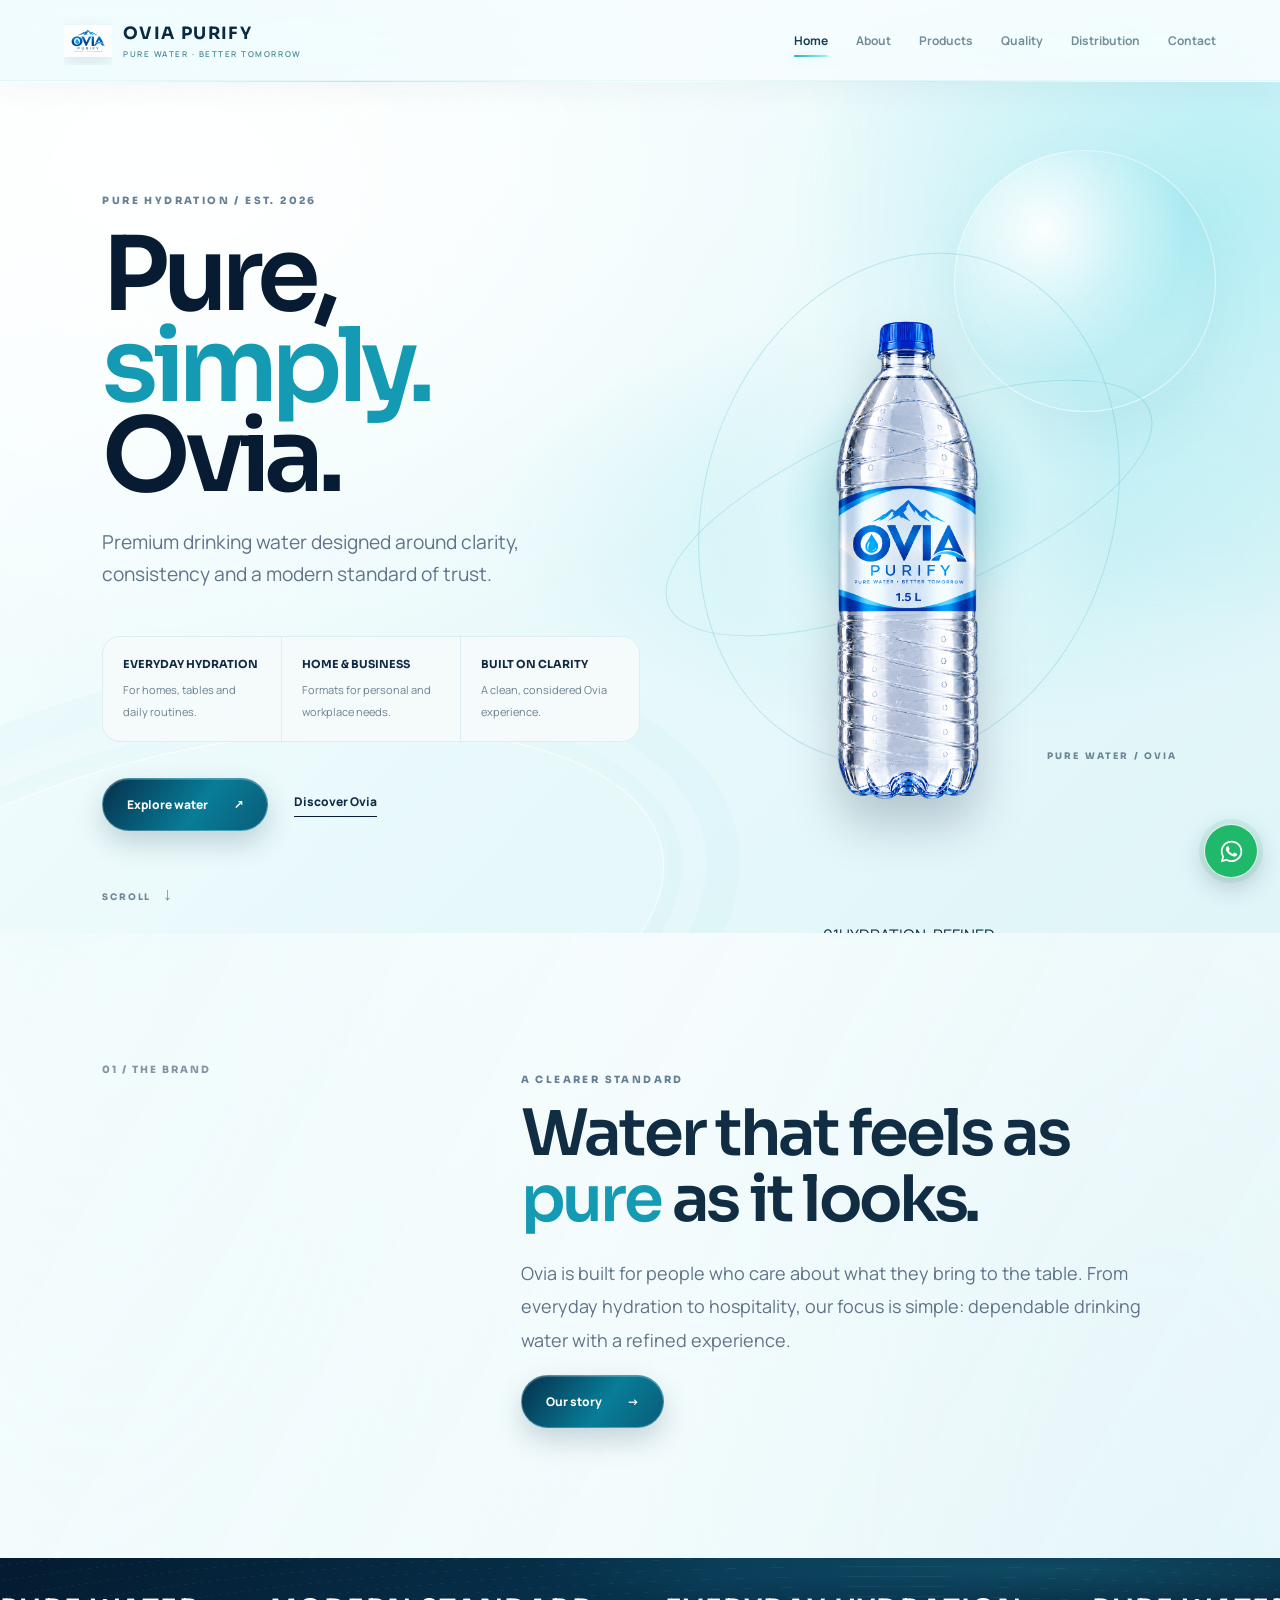
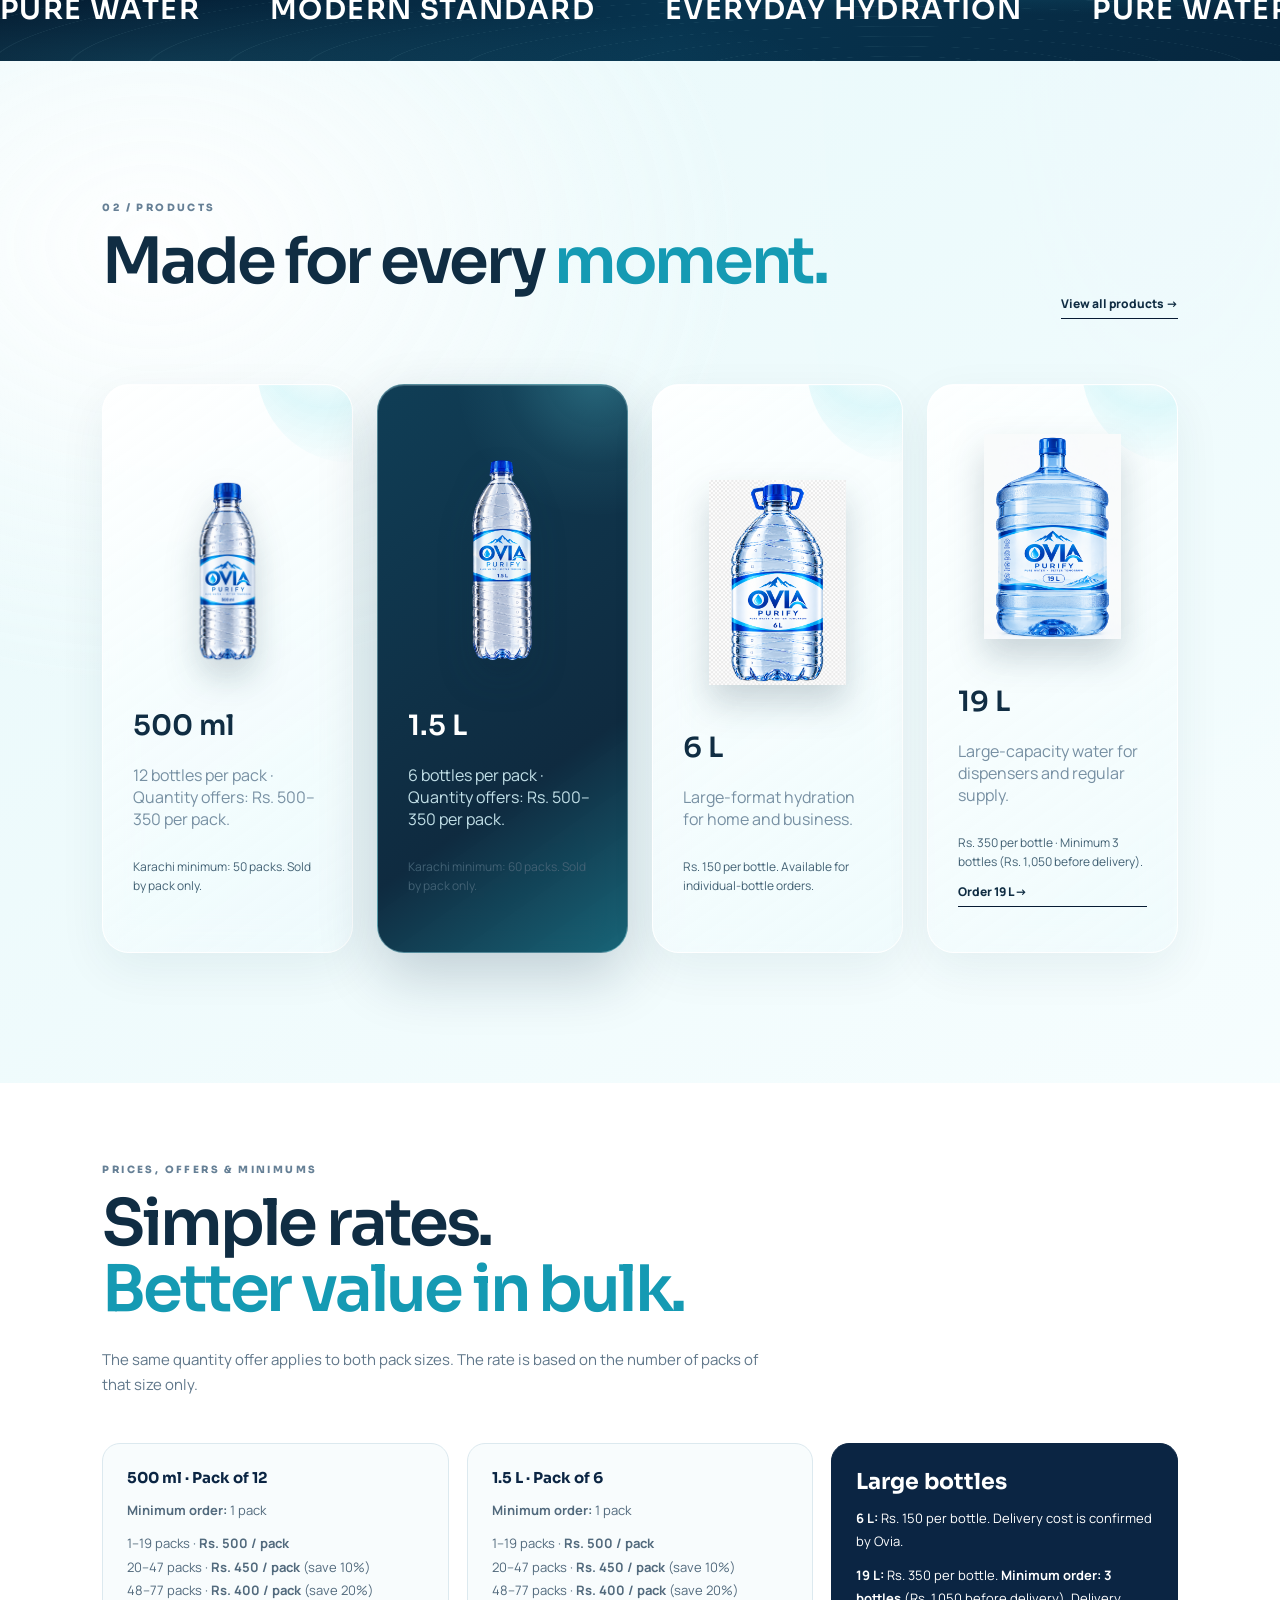
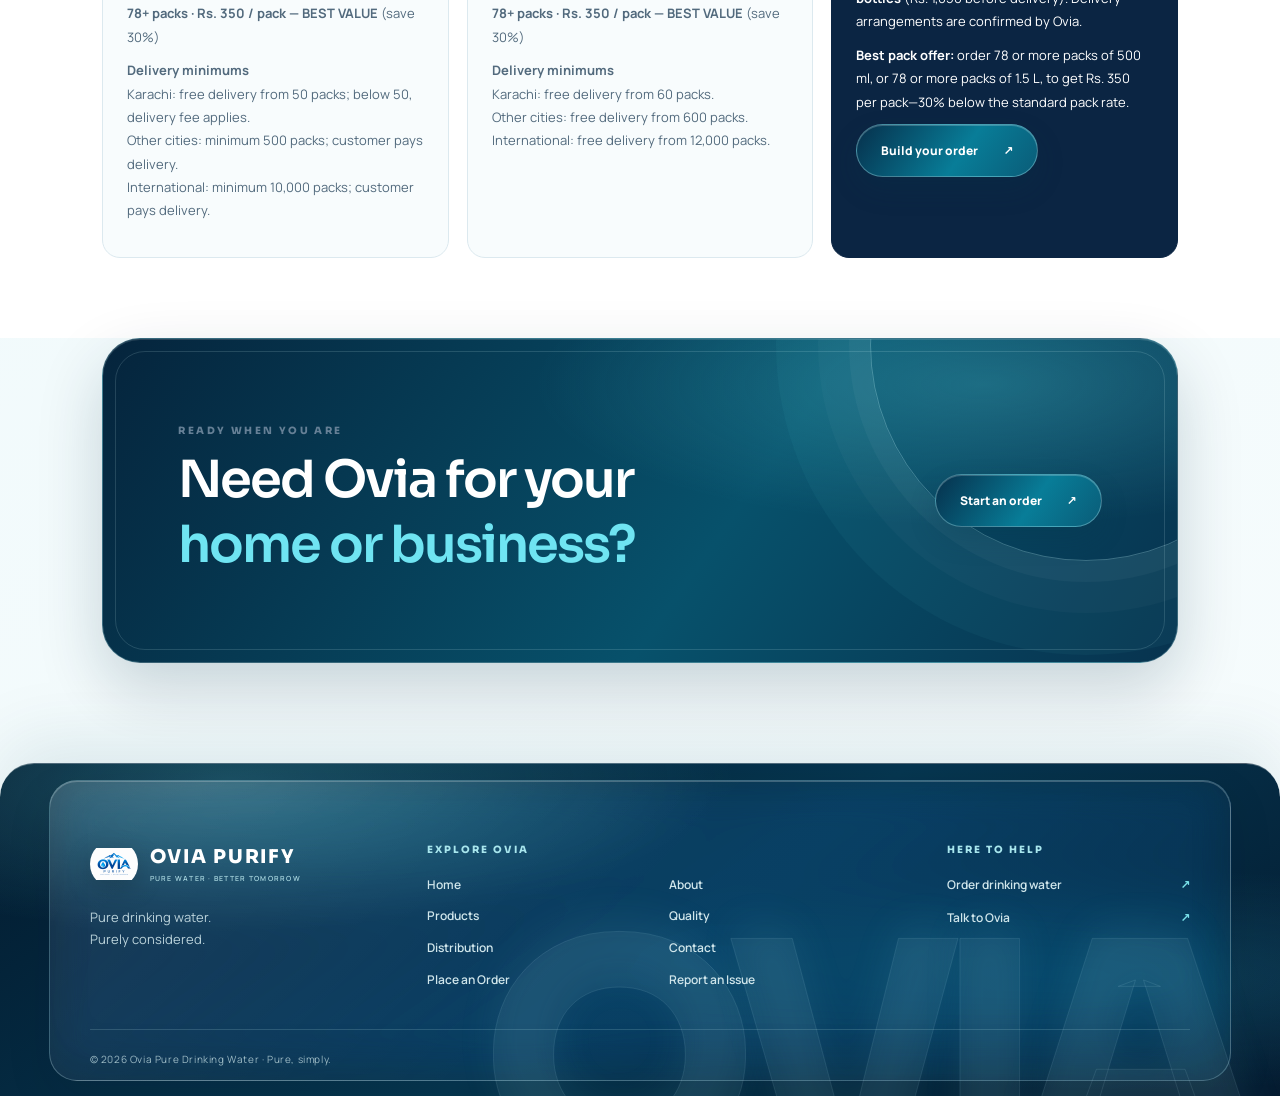
<file: index.html>
<!doctype html>
<html lang="en"><head><meta charset="utf-8"><meta name="viewport" content="width=device-width,initial-scale=1">
<title>Ovia Purify — Pure Water, Better Tomorrow</title>
<link rel="canonical" href="https://ovia-pure-drinking-water.github.io/oviapurelife.com/"><meta name="description" content="Ovia Pure Drinking Water — clean hydration for homes, businesses and distribution partners.">
<link rel="preconnect" href="https://fonts.googleapis.com"><link href="https://fonts.googleapis.com/css2?family=Manrope:wght@400;500;600;700;800&family=Sora:wght@500;600;700&display=swap" rel="stylesheet">
<link rel="icon" type="image/png" href="ovia-logo.png?v=20261027"><link rel="stylesheet" href="styles.css?v=ovia-headerlogo3"><style id="home-page-recovery">/* Home-page safety: content must remain visible even if an animation script fails. */.reveal{opacity:1!important;transform:none!important}.hero-copy{animation:homeCopyIn .9s .1s both}.hero-bottle-wrap{animation:homeBottleIn 1.15s .18s both}.hero-water{pointer-events:none}.hero-bottle-wrap{isolation:isolate}.hero-bottle-wrap:after{content:"PURE WATER / OVIA";position:absolute;bottom:9%;right:0;color:#6b8798;font:800 9px Sora;letter-spacing:.24em}.hero-bottle-wrap .bottle{z-index:2}.hero-bottle-wrap .bottle-body{background:linear-gradient(100deg,rgba(255,255,255,.97),rgba(165,233,241,.8) 38%,rgba(255,255,255,.98) 75%);box-shadow:inset 9px 0 18px #ffffff99,inset -10px 0 20px #379fb41f,0 0 0 1px #7dcbd333}
.hero-bottle-wrap{perspective:1000px}
.hero-bottle-wrap .bottle{transform-origin:50% 85%;animation:oviaBottleFloat 5.8s ease-in-out infinite,oviaBottleReveal 1.2s .18s both;filter:drop-shadow(0 28px 22px rgba(7,26,48,.15))}
.hero-bottle-wrap .bottle-body{position:relative;overflow:hidden}
.hero-bottle-wrap .bottle-body:after{content:"";position:absolute;inset:-20% auto -20% -65%;width:36%;transform:skewX(-14deg);background:linear-gradient(90deg,transparent,rgba(255,255,255,.72),transparent);animation:oviaBottleShine 6.5s ease-in-out infinite;pointer-events:none}
.hero-bottle-wrap .bottle-label{background:linear-gradient(145deg,#081a2d,#102e4a 65%,#050e19);border:1px solid rgba(255,255,255,.48);color:#fff;transform:translateZ(2px)}
.hero-bottle-wrap .bottle-label .label-brand b{color:#fff}
.hero-bottle-wrap .bottle-label small{color:#d8eef5;letter-spacing:.16em}
.hero-bottle-wrap .cap{box-shadow:inset 0 3px 3px #ffffff44,0 5px 9px #071b3326}
@keyframes oviaBottleFloat{0%,100%{translate:0 0;rotate:-1deg}50%{translate:0 -10px;rotate:1deg}}
@keyframes oviaBottleReveal{from{opacity:0;transform:translateY(24px) scale(.96)}to{opacity:1;transform:translateY(0) scale(1)}}
@keyframes oviaBottleShine{0%,22%{left:-65%;opacity:0}35%{opacity:.8}60%,100%{left:135%;opacity:0}}
@media(prefers-reduced-motion:reduce){.hero-bottle-wrap .bottle,.hero-bottle-wrap .bottle-body:after{animation:none!important}}.hero-bottle-wrap .bottle-label{box-shadow:0 12px 28px #071b3310}.hero-bottle-wrap .halo{z-index:-1}.hero-bottle-wrap .hero-orbit{pointer-events:none}.hero-copy .lead{max-width:510px}.hero h1{max-width:720px}.hero h1 em{display:inline-block}.product-card{position:relative;overflow:hidden}.product-card:before{content:"";position:absolute;top:22px;right:22px;width:100px;height:100px;border-radius:50%;background:radial-gradient(circle,#6fe4f244,transparent 70%)}.product-card .mini-bottle{margin-bottom:auto;align-self:center;filter:drop-shadow(8px 18px 14px #071b3317)}.product-card .mini-bottle .bottle-body{min-height:0}.home-proof{display:grid;grid-template-columns:repeat(3,1fr);gap:1px;margin-top:45px;background:#dceef1;border:1px solid #dceef1;border-radius:18px;overflow:hidden}.home-proof div{padding:20px;background:#ffffffb8}.home-proof b{display:block;font:700 11px Sora;color:#102a43;margin-bottom:6px}.home-proof span{font-size:11px;color:#6b8191;line-height:1.5}@keyframes homeCopyIn{from{opacity:0;transform:translateY(22px)}to{opacity:1;transform:none}}@keyframes homeBottleIn{from{opacity:0;transform:translateY(24px) scale(.97)}to{opacity:1;transform:none}}@media(max-width:680px){.hero-bottle-wrap:after{bottom:3%;right:4%}.home-proof{grid-template-columns:1fr}.home-proof div{padding:14px 17px}.hero-bottle-wrap{height:390px!important}.hero h1{font-size:clamp(52px,15vw,70px)}}@media(prefers-reduced-motion:reduce){.hero-copy,.hero-bottle-wrap{animation:none!important}.bottle,.halo,.hero-orbit,.hero-water{animation:none!important}}
/* Home-only identity and footer refinement */
.brand{gap:11px;text-decoration:none}.brand-mark{width:48px;height:48px;flex:0 0 48px;border:0;border-radius:0;display:block;color:#0b2543}.brand-mark img{display:block;width:100%;height:100%;object-fit:contain}.brand-word{font:700 17px Sora,sans-serif;letter-spacing:.08em;color:#0b2543;white-space:nowrap}.brand-word small{font:600 8px Manrope,sans-serif;letter-spacing:.19em;color:#526a7d;opacity:1}
.home-footer{grid-template-columns:minmax(200px,1fr) minmax(300px,1.6fr) minmax(150px,.8fr);gap:42px 55px;padding:64px clamp(24px,7vw,100px) 28px}.home-footer .footer-brand{min-width:0}.home-footer .footer-logo{display:inline-flex;align-items:center;gap:12px;color:#fff;text-decoration:none}.home-footer .footer-logo-image{width:42px;height:42px;flex:0 0 42px;object-fit:contain;border-radius:50%}.home-footer .footer-logo span{font:700 18px Sora,sans-serif;letter-spacing:.08em;white-space:nowrap}.home-footer .footer-logo small{display:block;margin-top:5px;color:#a7bfce;font:600 7px Manrope,sans-serif;letter-spacing:.18em}.home-footer .footer-brand p{font-size:13px;color:#a9bdc9}.home-footer .footer-navigation>strong,.home-footer .footer-contact>strong{display:block;margin:3px 0 20px;color:#f6fbff;font:700 10px Sora,sans-serif;letter-spacing:.18em}.home-footer .footer-links{display:grid;grid-template-columns:repeat(2,minmax(95px,1fr));gap:13px 24px;align-items:start}.home-footer .footer-links a,.home-footer .footer-contact>a{color:#b9cbd5;font-size:12px;line-height:1.5;text-decoration:none;transition:color .2s}.home-footer .footer-links a:hover,.home-footer .footer-contact>a:hover{color:#55d7ee}.home-footer .footer-contact>a{display:flex;justify-content:space-between;gap:18px;margin:0 0 15px}.home-footer .footer-contact>a span{color:#55d7ee}.home-footer>small{padding-top:22px;border-top:1px solid #ffffff18;color:#91a8b8;font-size:10px;letter-spacing:.02em}
@media(max-width:900px){.home-footer{grid-template-columns:1fr 1.4fr;gap:36px}.home-footer .footer-contact{grid-column:1/-1}.home-footer .footer-contact>a{max-width:320px}}
@media(max-width:680px){.brand{gap:8px}.brand-mark{width:40px;height:40px;flex-basis:40px}.brand-word{font-size:16px}.brand-word small{font-size:7px}.home-footer{grid-template-columns:1fr;padding:48px 7vw 24px;gap:30px}.home-footer .footer-contact{grid-column:auto}.home-footer .footer-links{grid-template-columns:repeat(2,minmax(0,1fr));gap:14px 20px}.home-footer>small{grid-column:auto;line-height:1.7}.home-footer .footer-navigation>strong,.home-footer .footer-contact>strong{margin-bottom:15px}}

/* Tiny, home-only bottle-label refinement: wave mark beside OVIA, and a little more mobile caption clearance. */
.bottle-label .label-brand{display:flex;align-items:center;justify-content:center;gap:8px;line-height:1}.bottle-label .label-brand img{width:27px;height:27px;flex:0 0 27px;color:#0b2543}.bottle-label .label-brand b{font:700 20px Sora;letter-spacing:.1em;color:var(--navy)}.mini-bottle .bottle-label .label-brand{gap:2px}.mini-bottle .bottle-label .label-brand img{width:9px;height:9px;flex-basis:9px}.mini-bottle .bottle-label .label-brand b{font-size:8px;letter-spacing:.07em}
@media(max-width:680px){.hero-caption{transform:translateY(14px)}}
/* Home-only ordering details and 6 L format */
.b6{width:125px;height:190px}.product-order-note{font-size:12px!important;line-height:1.55!important;color:#426174!important}.home-order-info{background:#fff;padding-top:70px;padding-bottom:80px}.home-order-info .section-head{margin-bottom:30px}.home-order-grid{display:grid;grid-template-columns:repeat(3,minmax(0,1fr));gap:18px}.home-order-grid article{padding:24px;border:1px solid #dce9ef;border-radius:18px;background:#f8fcfd}.home-order-grid h3{font:700 15px Sora,sans-serif;color:#0b2543;margin:0 0 12px}.home-order-grid p{font-size:13px;line-height:1.75;color:#526a7d;margin:0 0 10px}.home-order-grid .home-saving{background:#0b2543;border-color:#0b2543}.home-order-grid .home-saving h3,.home-order-grid .home-saving p{color:#fff}.home-order-grid .home-saving h3{font-size:22px}.home-order-grid strong{color:inherit}@media(max-width:760px){.home-order-grid{grid-template-columns:1fr}.home-order-grid article{padding:20px}}

/* Mobile menu reliability: keep the open panel above page artwork and easy to tap. */
@media(max-width:680px){.site-header{isolation:isolate}.site-header .menu-btn{display:block;position:relative;z-index:103;padding:10px;touch-action:manipulation}.site-header .nav{z-index:102;max-height:calc(100dvh - 70px);overflow-y:auto;pointer-events:none}.site-header .nav.open{display:flex;pointer-events:auto}}
@media(max-width:680px){.site-header .menu-btn{display:block!important;position:relative;z-index:10000;padding:10px;touch-action:manipulation}.site-header .nav.open{display:flex!important;pointer-events:auto!important}} .cta-panel:after{z-index:0;pointer-events:none}.cta-panel>*{position:relative;z-index:1}.cta-panel .btn{pointer-events:auto;cursor:pointer;touch-action:manipulation}
</style><style id="ovia-real-product-bottles">.hero-bottle-wrap{overflow:visible}.hero-bottle-wrap .hero-product-image{position:relative;z-index:2;display:block;width:auto;height:min(490px,76%);max-width:90%;object-fit:contain;filter:drop-shadow(0 28px 24px rgba(7,26,48,.22));animation:oviaRealBottleFloat 5.8s ease-in-out infinite;transform-origin:50% 85%}.product-card .product-bottle-image{position:relative;z-index:1;display:block;object-fit:contain;width:auto;max-width:78%;height:205px;margin:4px auto 20px;filter:drop-shadow(0 14px 14px rgba(7,26,48,.17));transition:transform .45s cubic-bezier(.16,1,.3,1)}.product-card:hover .product-bottle-image{transform:translateY(-5px) scale(1.025)}.product-card .product-bottle-500{height:185px}.product-card .product-bottle-1500{height:205px}.product-card .product-bottle-6l{height:205px;max-width:90%}@keyframes oviaRealBottleFloat{0%,100%{transform:translateY(0) rotate(-1deg)}50%{transform:translateY(-11px) rotate(1deg)}}@media(max-width:680px){.hero-bottle-wrap{height:420px!important}.hero-bottle-wrap .hero-product-image{height:min(360px,82%);max-width:82%}.product-card .product-bottle-image{height:190px}.product-card .product-bottle-500{height:170px}}@media(prefers-reduced-motion:reduce){.hero-bottle-wrap .hero-product-image{animation:none!important}}</style><style id="ovia-home-19l-card">.product-grid{grid-template-columns:repeat(4,minmax(0,1fr))}.product-bottle-19l{height:205px;max-width:90%;object-fit:contain;margin:4px auto 20px;filter:drop-shadow(8px 18px 14px #071b3317)}@media(max-width:1100px){.product-grid{grid-template-columns:repeat(2,minmax(0,1fr))}}@media(max-width:680px){.product-grid{grid-template-columns:1fr}.product-bottle-19l{height:205px}}</style><style id="ovia-clear-pricing">.home-order-info .section-lead{max-width:680px;color:#60778a;font-size:15px;line-height:1.7;margin-top:14px}.home-order-grid article p{line-height:1.8}.home-order-grid article p strong{color:inherit}</style><meta name="google-site-verification" content="aKRSwbEgvCr6AUzKDQ2gLIX44dQLyqzpMbPQa9m7_fk"><link rel="stylesheet" href="liquid.css?v=20261107-2">

<style id="ovia-cinematic-water-arrival">
/* Homepage-only: transparent water makes one short orbit around the bottle,
   then disappears completely. Original bottle entrance and resting float remain. */
.hero-bottle-wrap{isolation:isolate;perspective:1100px}
.hero-bottle-wrap>.halo{z-index:0}
.hero-bottle-wrap>.hero-orbit{z-index:2}
.hero-bottle-wrap>.hero-caption{z-index:6}

.ovia-water-orbit{
  position:absolute;
  z-index:3;
  pointer-events:none;
  left:-15%;
  right:-15%;
  top:27%;
  height:48%;
  opacity:0;
  transform-origin:50% 50%;
  filter:drop-shadow(0 5px 8px rgba(26,157,183,.13));
  animation:oviaWaterWrapAndVanish 3.25s cubic-bezier(.16,.84,.22,1) .06s both;
  will-change:transform,opacity;
}
.ovia-water-orbit svg{display:block;width:100%;height:100%;overflow:visible}
.ovia-wrap-ribbon{
  stroke-dasharray:520 180;
  stroke-dashoffset:720;
  animation:oviaWrapCurrent 2.9s cubic-bezier(.22,.62,.36,1) .12s both;
}
.ovia-wrap-ribbon.ribbon-b{
  stroke-dasharray:260 190;
  stroke-dashoffset:450;
  animation-delay:.18s;
}
.ovia-wrap-ribbon.ribbon-c{
  stroke-dasharray:210 210;
  stroke-dashoffset:420;
  animation-delay:.22s;
}
.ovia-wrap-drop{
  opacity:0;
  transform-box:fill-box;
  transform-origin:center;
  animation:oviaSideDroplet 1.1s cubic-bezier(.16,1,.3,1) .55s both;
}
.ovia-wrap-drop.drop-b{animation-delay:.78s}
.ovia-wrap-drop.drop-c{animation-delay:.68s}

.ovia-water-orbit-front{
  position:absolute;z-index:5;pointer-events:none;
  left:-15%;right:-15%;top:27%;height:48%;
  opacity:0;filter:drop-shadow(0 4px 7px rgba(25,157,183,.15));
  animation:oviaWaterWrapAndVanish 3.25s cubic-bezier(.16,.84,.22,1) .06s both;
}
.ovia-water-orbit-front svg{display:block;width:100%;height:100%;overflow:visible}
.ovia-front-ribbon{stroke-dasharray:260 120;stroke-dashoffset:390;animation:oviaWrapCurrent 2.8s cubic-bezier(.22,.62,.36,1) .15s both}
.ovia-front-ribbon.front-right-top{animation-delay:.2s}
.ovia-front-ribbon.front-right-bottom{animation-delay:.24s}
.ovia-front-ribbon.front-glint{stroke-dasharray:150 140;stroke-dashoffset:290;animation-delay:.18s}


.hero-bottle-wrap .hero-product-image{
  z-index:4;
  transform-origin:50% 82%;
  backface-visibility:hidden;
  animation:
    oviaBottleArrival 2.55s cubic-bezier(.16,1,.3,1) .22s both,
    oviaBottleSettledFloat 5.8s ease-in-out 2.77s infinite;
  will-change:transform,opacity,filter;
}
@keyframes oviaWaterWrapAndVanish{
  0%{opacity:0;transform:scale(.52) rotate(-12deg)}
  17%{opacity:.96;transform:scale(.96) rotate(-4deg)}
  48%{opacity:.92;transform:scale(1) rotate(5deg)}
  72%{opacity:.72;transform:scale(1.04) rotate(10deg)}
  100%{opacity:0;transform:scale(1.10) rotate(15deg)}
}
@keyframes oviaWrapCurrent{to{stroke-dashoffset:-300}}
@keyframes oviaSideDroplet{
  0%{opacity:0;transform:scale(.1) translateY(8px)}
  38%{opacity:.9;transform:scale(1) translateY(-3px)}
  100%{opacity:0;transform:scale(.3) translateY(9px)}
}
@keyframes oviaBottleArrival{
  0%{opacity:0;transform:translate3d(0,145px,-360px) scale(.13) rotate(-13deg);filter:blur(9px) drop-shadow(0 6px 8px rgba(7,40,58,0))}
  34%{opacity:.64;transform:translate3d(0,72px,-160px) scale(.48) rotate(5deg);filter:blur(3px) drop-shadow(0 15px 16px rgba(7,40,58,.10))}
  68%{opacity:1;transform:translate3d(0,-10px,24px) scale(1.045) rotate(-1deg);filter:blur(0) drop-shadow(0 30px 27px rgba(7,26,48,.22))}
  84%{opacity:1;transform:translate3d(0,3px,0) scale(.99) rotate(.3deg);filter:blur(0) drop-shadow(0 28px 24px rgba(7,26,48,.22))}
  100%{opacity:1;transform:translate3d(0,0,0) scale(1) rotate(0);filter:blur(0) drop-shadow(0 28px 24px rgba(7,26,48,.22))}
}
@keyframes oviaBottleSettledFloat{
  0%,100%{transform:translate3d(0,0,0) rotate(-.6deg)}
  50%{transform:translate3d(0,-11px,0) rotate(.7deg)}
}
@media(max-width:680px){
  .ovia-water-orbit,.ovia-water-orbit-front{left:-24%;right:-24%;top:29%;height:44%}
  .hero-bottle-wrap .hero-product-image{animation-duration:2.35s,5.8s;animation-delay:.16s,2.51s}
  @keyframes oviaBottleArrival{
    0%{opacity:0;transform:translate3d(0,112px,-260px) scale(.16) rotate(-12deg);filter:blur(7px) drop-shadow(0 6px 8px rgba(7,40,58,0))}
    38%{opacity:.7;transform:translate3d(0,52px,-110px) scale(.52) rotate(4deg);filter:blur(2px) drop-shadow(0 14px 14px rgba(7,40,58,.10))}
    72%{opacity:1;transform:translate3d(0,-7px,15px) scale(1.035) rotate(-.7deg);filter:blur(0) drop-shadow(0 25px 23px rgba(7,26,48,.2))}
    100%{opacity:1;transform:translate3d(0,0,0) scale(1) rotate(0);filter:blur(0) drop-shadow(0 25px 23px rgba(7,26,48,.2))}
  }
}
@media(prefers-reduced-motion:reduce){
  .ovia-water-orbit,.ovia-water-orbit-front{display:none!important;animation:none!important}
  .ovia-wrap-ribbon,.ovia-wrap-drop{animation:none!important}
  .hero-bottle-wrap .hero-product-image{opacity:1;transform:none;filter:drop-shadow(0 28px 24px rgba(7,26,48,.22));animation:none}
}
</style>

</head><body>
<div id="preloader"><div class="preload-orb"><svg viewBox="0 0 100 120"><path d="M50 4C38 25 15 48 15 72a35 35 0 0 0 70 0C85 48 62 25 50 4Z"/></svg></div><div class="preload-line"></div><span>OVIA</span></div>
<header class="site-header"><a class="brand" href="index.html" aria-label="Ovia — Home" data-sound="click"><span class="brand-mark" aria-hidden="true"><img src="ovia-logo.png?v=20261027" alt=""></span><span class="brand-word">OVIA PURIFY<small>PURE WATER · BETTER TOMORROW</small></span></a><button class="menu-btn" type="button" aria-label="Open navigation menu" aria-controls="primary-navigation" aria-expanded="false" onclick="(function(b){var n=b.parentElement.querySelector('.nav');if(!n)return;var o=!n.classList.contains('open');n.classList.toggle('open',o);n.style.cssText=o?'display:flex;position:fixed;top:70px;left:0;right:0;flex-direction:column;background:#fff;padding:20px 25px;z-index:9999;box-shadow:0 20px 30px #071b3315;max-height:calc(100dvh - 70px);overflow-y:auto':'';b.setAttribute('aria-expanded',String(o));})(this)"><i></i><i></i></button><nav id="primary-navigation" class="nav"><a class="active" href="index.html">Home</a><a href="about.html">About</a><a href="products.html">Products</a><a href="quality.html">Quality</a><a href="distribution.html">Distribution</a><a href="contact.html">Contact</a></nav></header>
<main>
<section class="hero"><div class="hero-water"></div><div class="hero-copy reveal"><p class="eyebrow">PURE HYDRATION / EST. 2026</p><h1>Pure,<br><em>simply.</em> Ovia.</h1><p class="lead">Premium drinking water designed around clarity, consistency and a modern standard of trust.</p><div class="home-proof"><div><b>EVERYDAY HYDRATION</b><span>For homes, tables and daily routines.</span></div><div><b>HOME & BUSINESS</b><span>Formats for personal and workplace needs.</span></div><div><b>BUILT ON CLARITY</b><span>A clean, considered Ovia experience.</span></div></div><div class="hero-actions"><a class="btn btn-primary" href="products.html" data-sound="whoosh">Explore water <span>↗</span></a><a class="text-link" href="about.html">Discover Ovia</a></div></div>
<div class="hero-bottle-wrap reveal">
  <div class="halo" aria-hidden="true"></div>
  <div class="ovia-water-orbit" aria-hidden="true">
  <svg viewBox="0 0 800 400" preserveAspectRatio="none" xmlns="http://www.w3.org/2000/svg">
    <defs>
      <linearGradient id="oviaWrapWater" x1="0" y1="0" x2="1" y2="1">
        <stop offset="0" stop-color="#dfffff" stop-opacity=".16"/>
        <stop offset=".32" stop-color="#ffffff" stop-opacity=".86"/>
        <stop offset=".62" stop-color="#48ccdf" stop-opacity=".72"/>
        <stop offset="1" stop-color="#d8ffff" stop-opacity=".24"/>
      </linearGradient>
      <linearGradient id="oviaWrapHighlight" x1="0" y1="0" x2="1" y2="0">
        <stop offset="0" stop-color="#ffffff" stop-opacity="0"/>
        <stop offset=".48" stop-color="#ffffff" stop-opacity=".94"/>
        <stop offset="1" stop-color="#a8f7f7" stop-opacity="0"/>
      </linearGradient>
    </defs>
    <path class="ovia-wrap-ribbon ribbon-a" d="M76 206 C104 92 254 53 391 138 C526 222 658 87 724 184 C782 270 639 352 486 267 C350 192 235 335 118 274 C80 254 62 231 76 206 Z" fill="none" stroke="url(#oviaWrapWater)" stroke-width="11" stroke-linecap="round" stroke-linejoin="round"/>
    <path class="ovia-wrap-ribbon ribbon-b" d="M95 183 C174 79 304 102 405 198 C520 306 650 287 716 216" fill="none" stroke="url(#oviaWrapHighlight)" stroke-width="4" stroke-linecap="round"/>
    <path class="ovia-wrap-ribbon ribbon-c" d="M98 236 C177 331 300 328 395 226 C499 115 627 105 715 185" fill="none" stroke="#d9ffff" stroke-opacity=".62" stroke-width="2.5" stroke-linecap="round"/>
    <circle class="ovia-wrap-drop drop-a" cx="142" cy="178" r="4" fill="#ffffff" fill-opacity=".9"/>
    <circle class="ovia-wrap-drop drop-b" cx="652" cy="266" r="3.3" fill="#d9ffff" fill-opacity=".95"/>
    <circle class="ovia-wrap-drop drop-c" cx="588" cy="119" r="2.5" fill="#ffffff" fill-opacity=".85"/>
  </svg>
</div>
<img class="hero-product-image" src="bottle-1.5l.png" alt="OVIA 1.5 litre pure drinking water bottle" fetchpriority="high">
  <div class="ovia-water-orbit-front" aria-hidden="true">
    <svg viewBox="0 0 800 400" preserveAspectRatio="none" xmlns="http://www.w3.org/2000/svg">
      <path class="ovia-front-ribbon front-left" d="M70 181 C110 258 218 319 326 258" fill="none" stroke="url(#oviaWrapWater)" stroke-width="9" stroke-linecap="round"/>
      <path class="ovia-front-ribbon front-right-top" d="M474 151 C570 74 690 111 731 207" fill="none" stroke="#ecffff" stroke-opacity=".82" stroke-width="7" stroke-linecap="round"/>
      <path class="ovia-front-ribbon front-right-bottom" d="M476 274 C578 350 694 326 734 244" fill="none" stroke="#8be7ee" stroke-opacity=".74" stroke-width="8" stroke-linecap="round"/>
      <path class="ovia-front-ribbon front-glint" d="M94 202 C150 283 234 300 306 261 M493 164 C581 101 675 129 712 201" fill="none" stroke="#ffffff" stroke-opacity=".92" stroke-width="2.5" stroke-linecap="round"/>
    </svg>
  </div>
  <div class="hero-orbit o1"></div><div class="hero-orbit o2"></div>
  <div class="hero-caption"><span>01</span><span>HYDRATION, REFINED</span></div>
</div>
<div class="scroll-cue">SCROLL <span>↓</span></div></section>
<section class="section split"><div class="section-tag reveal">01 / THE BRAND</div><div class="split-content reveal"><p class="eyebrow">A clearer standard</p><h2>Water that feels as <em>pure</em> as it looks.</h2><p>Ovia is built for people who care about what they bring to the table. From everyday hydration to hospitality, our focus is simple: dependable drinking water with a refined experience.</p><a class="btn btn-dark" href="about.html">Our story <span>→</span></a></div></section>
<section class="dark-band"><div class="marquee"><span>PURE WATER</span><span>MODERN STANDARD</span><span>EVERYDAY HYDRATION</span><span>PURE WATER</span></div></section>
<section class="section product-preview"><div class="section-head reveal"><div><p class="eyebrow">02 / PRODUCTS</p><h2>Made for every <em>moment.</em></h2></div><a class="text-link" href="products.html">View all products →</a></div><div class="product-grid"><article class="product-card reveal"><img class="product-bottle-image product-bottle-500" src="bottle-500ml.png" alt="OVIA 500 ml water bottle" loading="lazy"><h3>500 ml</h3><p>12 bottles per pack · Quantity offers: Rs. 500–350 per pack.</p><p class="product-order-note">Karachi minimum: 50 packs. Sold by pack only.</p></article><article class="product-card featured reveal"><img class="product-bottle-image product-bottle-1500" src="bottle-1.5l.png" alt="OVIA 1.5 litre water bottle" loading="lazy"><h3>1.5 L</h3><p>6 bottles per pack · Quantity offers: Rs. 500–350 per pack.</p><p class="product-order-note">Karachi minimum: 60 packs. Sold by pack only.</p></article><article class="product-card reveal"><img class="product-bottle-image product-bottle-6l" src="bottle-6l.png" alt="OVIA 6 litre water bottle" loading="lazy"><h3>6 L</h3><p>Large-format hydration for home and business.</p><p class="product-order-note">Rs. 150 per bottle. Available for individual-bottle orders.</p></article><article class="product-card reveal"><img class="product-bottle-image product-bottle-19l" src="bottle-19l.png" alt="OVIA 19 litre water bottle" loading="lazy"><h3>19 L</h3><p>Large-capacity water for dispensers and regular supply.</p><p class="product-order-note">Rs. 350 per bottle · Minimum 3 bottles (Rs. 1,050 before delivery).</p><a class="text-link" href="order.html?product=19l">Order 19 L →</a></article></div></section>
<section class="section home-order-info" id="pricing-offers">
<div class="section-head"><div><p class="eyebrow">PRICES, OFFERS & MINIMUMS</p><h2>Simple rates.<br><em>Better value in bulk.</em></h2><p class="section-lead">The same quantity offer applies to both pack sizes. The rate is based on the number of packs of that size only.</p></div></div>
<div class="home-order-grid">
<article>
<h3>500 ml · Pack of 12</h3>
<p><strong>Minimum order:</strong> 1 pack</p>
<p>1–19 packs · <strong>Rs. 500 / pack</strong><br>20–47 packs · <strong>Rs. 450 / pack</strong> (save 10%)<br>48–77 packs · <strong>Rs. 400 / pack</strong> (save 20%)<br><strong>78+ packs · Rs. 350 / pack — BEST VALUE</strong> (save 30%)</p>
<p><strong>Delivery minimums</strong><br>Karachi: free delivery from 50 packs; below 50, delivery fee applies.<br>Other cities: minimum 500 packs; customer pays delivery.<br>International: minimum 10,000 packs; customer pays delivery.</p>
</article>
<article>
<h3>1.5 L · Pack of 6</h3>
<p><strong>Minimum order:</strong> 1 pack</p>
<p>1–19 packs · <strong>Rs. 500 / pack</strong><br>20–47 packs · <strong>Rs. 450 / pack</strong> (save 10%)<br>48–77 packs · <strong>Rs. 400 / pack</strong> (save 20%)<br><strong>78+ packs · Rs. 350 / pack — BEST VALUE</strong> (save 30%)</p>
<p><strong>Delivery minimums</strong><br>Karachi: free delivery from 60 packs.<br>Other cities: free delivery from 600 packs.<br>International: free delivery from 12,000 packs.</p>
</article>
<article class="home-saving">
<h3>Large bottles</h3>
<p><strong>6 L:</strong> Rs. 150 per bottle. Delivery cost is confirmed by Ovia.</p>
<p><strong>19 L:</strong> Rs. 350 per bottle. <strong>Minimum order: 3 bottles</strong> (Rs. 1,050 before delivery). Delivery arrangements are confirmed by Ovia.</p>
<p><strong>Best pack offer:</strong> order 78 or more packs of 500 ml, or 78 or more packs of 1.5 L, to get Rs. 350 per pack—30% below the standard pack rate.</p>
<a class="btn btn-primary" href="order.html" data-sound="whoosh">Build your order <span>↗</span></a>
</article>
</div></section><section class="cta-panel"><div><p class="eyebrow">READY WHEN YOU ARE</p><h2>Need Ovia for your<br><em>home or business?</em></h2></div><a class="btn btn-primary" href="https://ovia-pure-drinking-water.github.io/oviapurelife.com/order.html" data-sound="whoosh" style="position:relative;z-index:2;pointer-events:auto;cursor:pointer">Start an order <span>↗</span></a></section>
</main><footer class="footer home-footer"><div class="footer-brand"><a class="footer-logo" href="index.html" aria-label="Ovia Home"><img src="ovia-logo.png?v=20261027" alt="" class="footer-logo-image"><span>OVIA PURIFY<small>PURE WATER · BETTER TOMORROW</small></span></a><p>Pure drinking water.<br>Purely considered.</p></div><div class="footer-navigation"><strong>EXPLORE OVIA</strong><div class="footer-links"><a href="index.html">Home</a><a href="about.html">About</a><a href="products.html">Products</a><a href="quality.html">Quality</a><a href="distribution.html">Distribution</a><a href="contact.html">Contact</a><a href="order.html">Place an Order</a><a href="report.html">Report an Issue</a></div></div><div class="footer-contact"><strong>HERE TO HELP</strong><a href="order.html">Order drinking water <span>↗</span></a><a href="contact.html">Talk to Ovia <span>↗</span></a></div><small>© 2026 Ovia Pure Drinking Water · Pure, simply.</small></footer>
<div id="toast"></div><script>window.addEventListener("load",function(){var p=document.getElementById("preloader");if(p){p.classList.add("preloader-done");setTimeout(function(){p.style.display="none"},900)}});setTimeout(function(){var p=document.getElementById("preloader");if(p){p.classList.add("preloader-done");setTimeout(function(){p.style.display="none"},900)}},3000);</script><script src="app.js?v=pricing-clean-20261027-v2"></script>
<style id="ovia-whatsapp-widget">
.ovia-wa-float{position:fixed;right:22px;bottom:22px;z-index:10000;width:54px;height:54px;display:grid;place-items:center;border-radius:50%;background:#20b86a;color:#fff;border:1px solid rgba(255,255,255,.85);box-shadow:0 8px 26px rgba(7,26,48,.22),0 0 0 5px rgba(32,184,106,.10);text-decoration:none;transition:transform .22s ease,box-shadow .22s ease;isolation:isolate}
.ovia-wa-float:hover{transform:translateY(-3px);box-shadow:0 12px 30px rgba(7,26,48,.25),0 0 0 6px rgba(32,184,106,.14)}
.ovia-wa-float:focus-visible{outline:3px solid #0b2543;outline-offset:4px}
.ovia-wa-float svg{width:27px;height:27px;display:block;fill:currentColor}
@media(max-width:600px){.ovia-wa-float{right:15px;bottom:16px;width:50px;height:50px}.ovia-wa-float svg{width:25px;height:25px}}
@media(prefers-reduced-motion:reduce){.ovia-wa-float{transition:none}}
</style>
<a class="ovia-wa-float" href="https://wa.me/923101215472?text=Hello%20Ovia%20team%2C%20I%E2%80%99d%20like%20to%20know%20more%20about%20your%20products%20and%20services.%0A%0ACould%20you%20please%20assist%20me%20with%20my%20enquiry%3F" target="_blank" rel="noopener noreferrer" aria-label="Chat with Ovia on WhatsApp" title="Chat with Ovia">
<svg viewBox="0 0 32 32" aria-hidden="true"><path d="M16.02 3.2C9.03 3.2 3.34 8.85 3.34 15.8c0 2.23.59 4.4 1.72 6.32L3.2 28.8l6.86-1.79a12.8 12.8 0 0 0 5.95 1.47h.01c6.98 0 12.67-5.65 12.67-12.6 0-3.37-1.32-6.54-3.71-8.92a12.6 12.6 0 0 0-8.96-3.76Zm0 23.14h-.01a10.6 10.6 0 0 1-5.4-1.47l-.39-.23-4.07 1.06 1.09-3.95-.25-.4a10.47 10.47 0 0 1-1.62-5.55c0-5.82 4.78-10.56 10.65-10.56 2.84 0 5.51 1.1 7.52 3.1a10.45 10.45 0 0 1 3.12 7.46c0 5.82-4.78 10.54-10.64 10.54Zm5.84-7.9c-.32-.16-1.9-.93-2.2-1.03-.3-.11-.51-.16-.73.16-.22.32-.84 1.03-1.03 1.24-.19.21-.38.24-.7.08-.33-.16-1.38-.5-2.62-1.58-.97-.85-1.63-1.9-1.82-2.22-.19-.32-.02-.5.14-.66.14-.14.32-.38.49-.56.16-.19.22-.32.33-.54.1-.22.05-.4-.03-.56-.08-.16-.73-1.74-1-2.38-.26-.62-.53-.53-.73-.54h-.62c-.22 0-.57.08-.87.4-.3.32-1.14 1.1-1.14 2.67s1.17 3.1 1.33 3.31c.16.22 2.3 3.49 5.57 4.89.78.33 1.39.53 1.87.68.79.25 1.5.21 2.06.13.63-.09 1.9-.77 2.17-1.52.27-.75.27-1.39.19-1.52-.08-.14-.3-.22-.62-.38Z"/></svg>
</a>

</body>
</html>
</file>
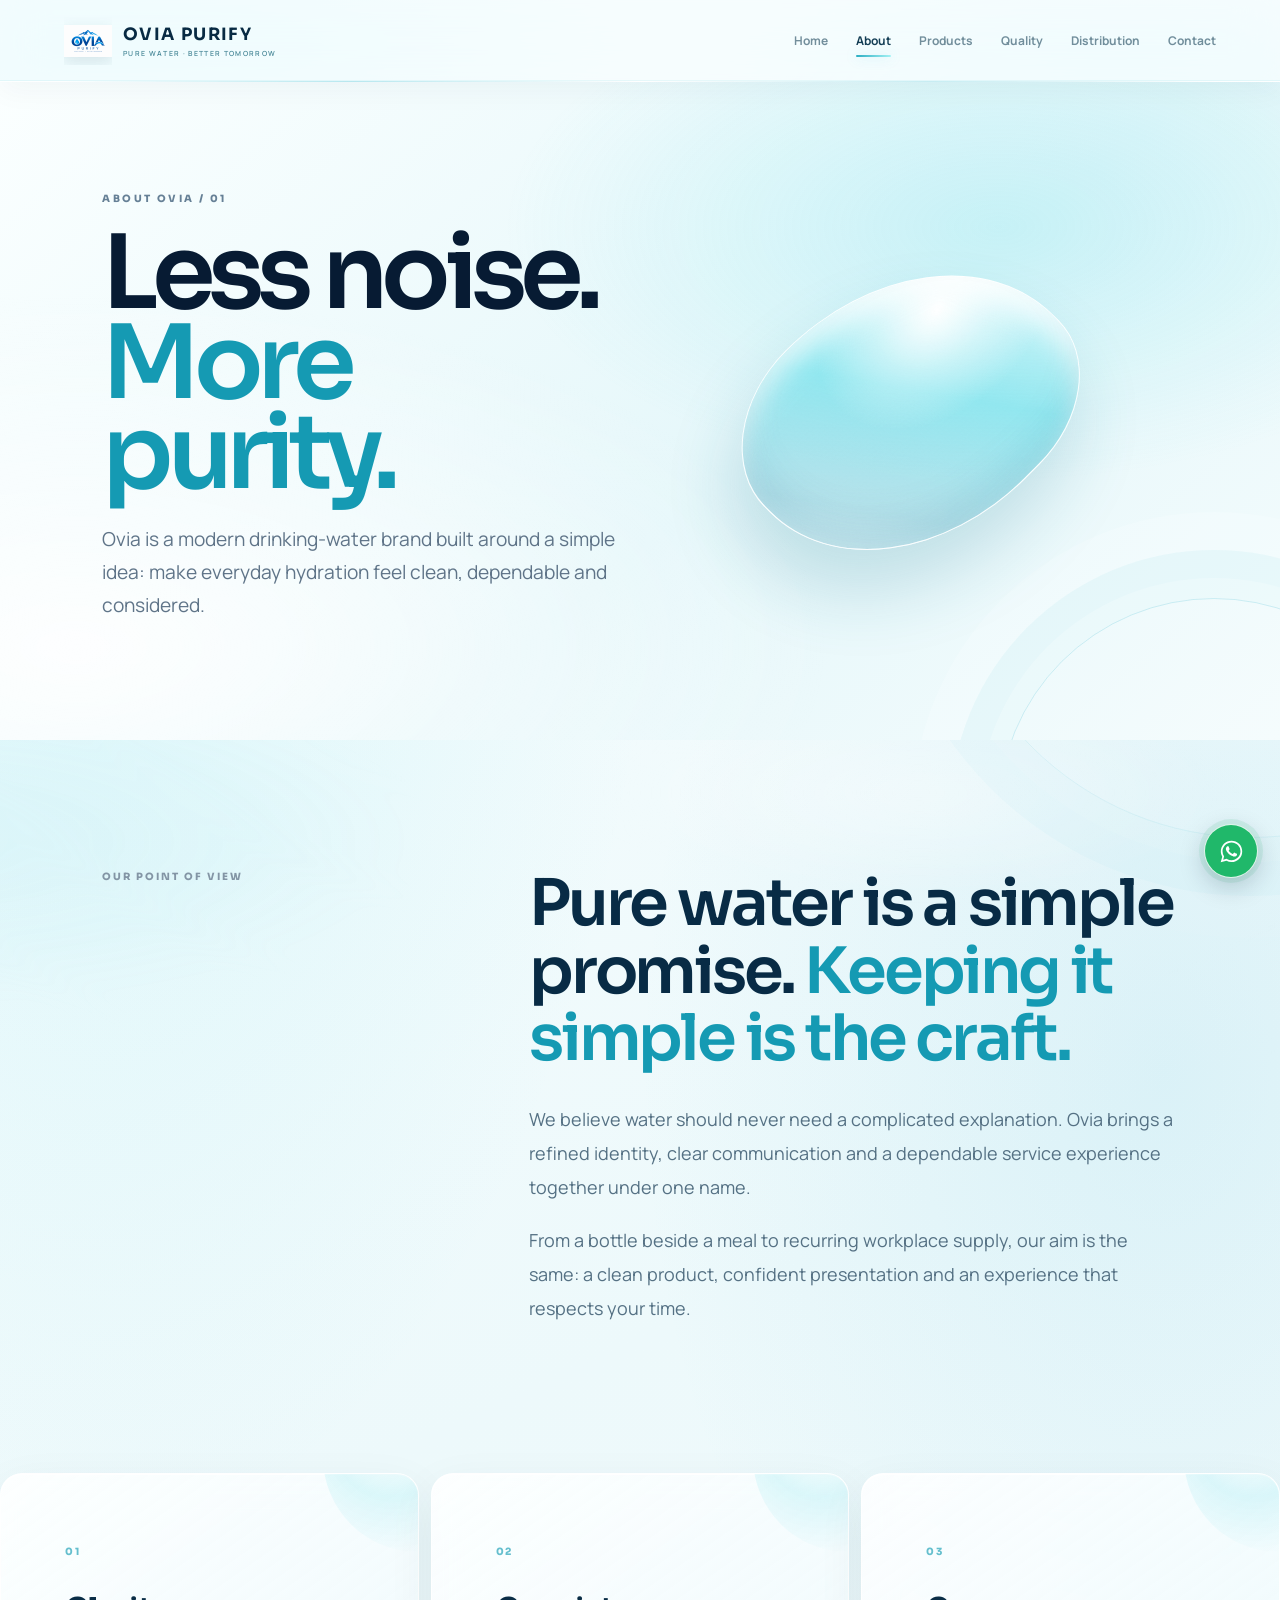
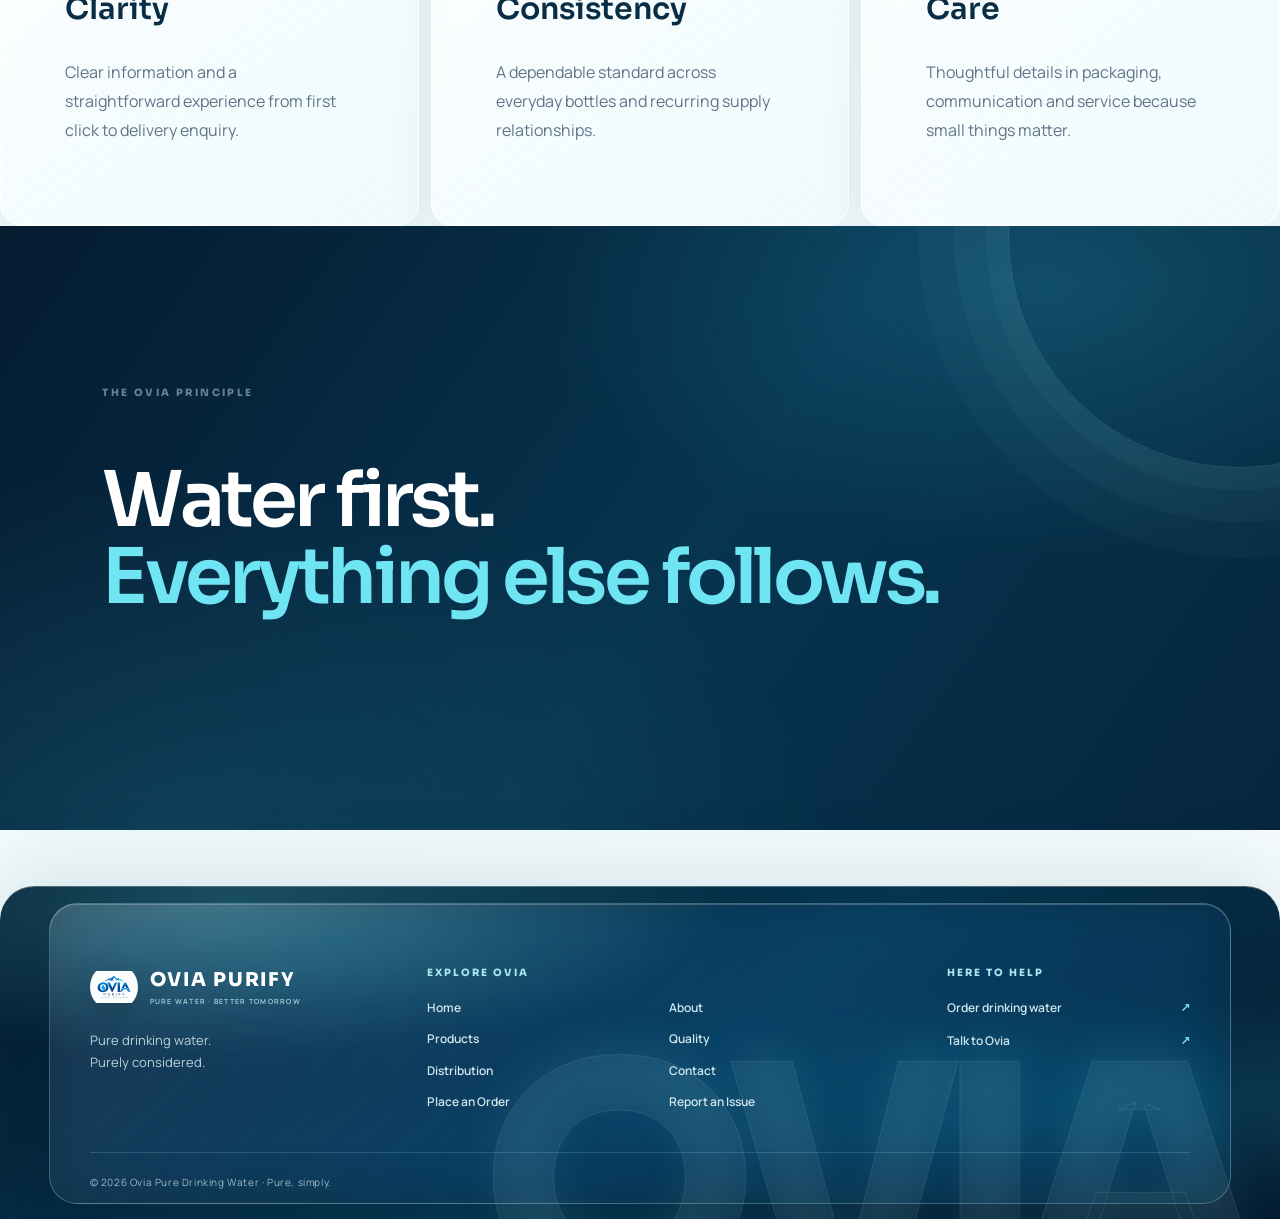
<file: about.html>
<!doctype html><html lang="en"><head><meta charset="utf-8"><meta name="viewport" content="width=device-width,initial-scale=1"><title>About Ovia Purify — Pure Water, Better Tomorrow</title>
<meta name="description" content="Learn about Ovia Pure Drinking Water, our approach to clear communication, dependable supply and customer service.">
<link rel="canonical" href="https://ovia-pure-drinking-water.github.io/oviapurelife.com/about.html"><link rel="preconnect" href="https://fonts.googleapis.com"><link href="https://fonts.googleapis.com/css2?family=Manrope:wght@400;500;600;700;800&family=Sora:wght@500;600;700&display=swap" rel="stylesheet"><link rel="icon" type="image/png" href="ovia-logo.png?v=20261027"><link rel="stylesheet" href="styles.css?v=ovia-headerlogo3"><style id="about-page-refinement">/* About page only: keep the existing layout while matching Ovia identity and avoiding hidden content if motion scripts fail. */.reveal{opacity:1!important;transform:none!important}.brand{gap:11px;text-decoration:none}.brand-mark{width:48px;height:48px;flex:0 0 48px;border:0;border-radius:0;display:block;color:#0b2543}.brand-mark img{display:block;width:100%;height:100%;object-fit:contain}.brand-word{font:700 17px Sora,sans-serif;letter-spacing:.08em;color:#0b2543;white-space:nowrap}.brand-word small{display:block;font:600 7px Manrope,sans-serif;letter-spacing:.19em;color:#526a7d;opacity:1}.home-footer{grid-template-columns:minmax(200px,1fr) minmax(300px,1.6fr) minmax(150px,.8fr);gap:42px 55px;padding:64px clamp(24px,7vw,100px) 28px}.home-footer .footer-logo{display:inline-flex;align-items:center;gap:12px;color:#fff;text-decoration:none}.home-footer .footer-logo-image{width:42px;height:42px;flex:0 0 42px;object-fit:contain;border-radius:50%}.home-footer .footer-logo span{font:700 18px Sora,sans-serif;letter-spacing:.08em;white-space:nowrap}.home-footer .footer-logo small{display:block;margin-top:5px;color:#a7bfce;font:600 7px Manrope,sans-serif;letter-spacing:.18em}.home-footer .footer-brand p{font-size:13px;color:#a9bdc9}.home-footer .footer-navigation>strong,.home-footer .footer-contact>strong{display:block;margin:3px 0 20px;color:#f6fbff;font:700 10px Sora,sans-serif;letter-spacing:.18em}.home-footer .footer-links{display:grid;grid-template-columns:repeat(2,minmax(95px,1fr));gap:13px 24px;align-items:start}.home-footer .footer-links a,.home-footer .footer-contact>a{color:#b9cbd5;font-size:12px;line-height:1.5;text-decoration:none;transition:color .2s}.home-footer .footer-links a:hover,.home-footer .footer-contact>a:hover{color:#55d7ee}.home-footer .footer-contact>a{display:flex;justify-content:space-between;gap:18px;margin:0 0 15px}.home-footer .footer-contact>a span{color:#55d7ee}.home-footer>small{padding-top:22px;border-top:1px solid #ffffff18;color:#91a8b8;font-size:10px}.home-footer .footer-links a{padding:0}.home-footer .footer-contact{min-width:0}@media(max-width:900px){.home-footer{grid-template-columns:1fr 1.4fr;gap:36px}.home-footer .footer-contact{grid-column:1/-1}.home-footer .footer-contact>a{max-width:320px}}@media(max-width:680px){.brand{gap:8px}.brand-mark{width:40px;height:40px;flex-basis:40px}.brand-word{font-size:16px}.brand-word small{font-size:7px}.home-footer{grid-template-columns:1fr;padding:48px 7vw 24px;gap:30px}.home-footer .footer-contact{grid-column:auto}.home-footer .footer-links{grid-template-columns:repeat(2,minmax(0,1fr));gap:14px 20px}.home-footer>small{grid-column:auto;line-height:1.7}.home-footer .footer-navigation>strong,.home-footer .footer-contact>strong{margin-bottom:15px}.page-hero{gap:20px;padding-top:70px;padding-bottom:70px}.page-hero-art{min-height:280px}.drop-giant{width:200px;height:260px}}@media(max-width:680px){.site-header{isolation:isolate}.site-header .menu-btn{display:block;position:relative;z-index:103;padding:10px;touch-action:manipulation}.site-header .nav{z-index:102;max-height:calc(100dvh - 70px);overflow-y:auto;pointer-events:none}.site-header .nav.open{display:flex;pointer-events:auto}}@media(max-width:680px){.site-header .menu-btn{display:block!important;position:relative;z-index:10000;padding:10px;touch-action:manipulation}.site-header .nav.open{display:flex!important;pointer-events:auto!important}} </style><link rel="stylesheet" href="liquid.css?v=20261107-2">
</head><body><header class="site-header"><a class="brand" href="index.html" aria-label="Ovia — Home"><span class="brand-mark" aria-hidden="true"><img src="ovia-logo.png?v=20261027" alt=""></span><span class="brand-word">OVIA PURIFY<small>PURE WATER · BETTER TOMORROW</small></span></a><button class="menu-btn" type="button" aria-label="Open navigation menu" aria-controls="primary-navigation" aria-expanded="false" onclick="(function(b){var n=b.parentElement.querySelector('.nav');if(!n)return;var o=!n.classList.contains('open');n.classList.toggle('open',o);n.style.cssText=o?'display:flex;position:fixed;top:70px;left:0;right:0;flex-direction:column;background:#fff;padding:20px 25px;z-index:9999;box-shadow:0 20px 30px #071b3315;max-height:calc(100dvh - 70px);overflow-y:auto':'';b.setAttribute('aria-expanded',String(o));})(this)"><i></i><i></i></button><nav id="primary-navigation" class="nav"><a href="index.html">Home</a><a class="active" href="about.html">About</a><a class="" href="products.html">Products</a><a class="" href="quality.html">Quality</a><a class="" href="distribution.html">Distribution</a><a class="" href="contact.html">Contact</a></nav></header><main><section class="page-hero"><div class="reveal"><p class="eyebrow">ABOUT OVIA / 01</p><h1>Less noise.<br><em>More purity.</em></h1><p class="lead">Ovia is a modern drinking-water brand built around a simple idea: make everyday hydration feel clean, dependable and considered.</p></div><div class="page-hero-art"><div class="drop-giant"></div></div></section><section class="section narrative"><div class="section-tag">OUR POINT OF VIEW</div><div class="narrative-copy reveal"><h2>Pure water is a simple promise. <em>Keeping it simple is the craft.</em></h2><p>We believe water should never need a complicated explanation. Ovia brings a refined identity, clear communication and a dependable service experience together under one name.</p><p>From a bottle beside a meal to recurring workplace supply, our aim is the same: a clean product, confident presentation and an experience that respects your time.</p></div></section><section class="values"><div class="value reveal"><span>01</span><h3>Clarity</h3><p>Clear information and a straightforward experience from first click to delivery enquiry.</p></div><div class="value reveal"><span>02</span><h3>Consistency</h3><p>A dependable standard across everyday bottles and recurring supply relationships.</p></div><div class="value reveal"><span>03</span><h3>Care</h3><p>Thoughtful details in packaging, communication and service because small things matter.</p></div></section><section class="dark-story"><p class="eyebrow">THE OVIA PRINCIPLE</p><h2>Water first.<br><em>Everything else follows.</em></h2></section></main><footer class="footer home-footer"><div class="footer-brand"><a class="footer-logo" href="index.html" aria-label="Ovia Home"><img src="ovia-logo.png?v=20261027" alt="" class="footer-logo-image"><span>OVIA PURIFY<small>PURE WATER · BETTER TOMORROW</small></span></a><p>Pure drinking water.<br>Purely considered.</p></div><div class="footer-navigation"><strong>EXPLORE OVIA</strong><div class="footer-links"><a href="index.html">Home</a><a href="about.html">About</a><a href="products.html">Products</a><a href="quality.html">Quality</a><a href="distribution.html">Distribution</a><a href="contact.html">Contact</a><a href="order.html">Place an Order</a><a href="report.html">Report an Issue</a></div></div><div class="footer-contact"><strong>HERE TO HELP</strong><a href="order.html">Order drinking water <span>↗</span></a><a href="contact.html">Talk to Ovia <span>↗</span></a></div><small>© 2026 Ovia Pure Drinking Water · Pure, simply.</small></footer><div id="success-modal"></div><script src="app.js?v=pricing-clean-20261027-v2"></script>
<style id="ovia-whatsapp-widget">
.ovia-wa-float{position:fixed;right:22px;bottom:22px;z-index:10000;width:54px;height:54px;display:grid;place-items:center;border-radius:50%;background:#20b86a;color:#fff;border:1px solid rgba(255,255,255,.85);box-shadow:0 8px 26px rgba(7,26,48,.22),0 0 0 5px rgba(32,184,106,.10);text-decoration:none;transition:transform .22s ease,box-shadow .22s ease;isolation:isolate}
.ovia-wa-float:hover{transform:translateY(-3px);box-shadow:0 12px 30px rgba(7,26,48,.25),0 0 0 6px rgba(32,184,106,.14)}
.ovia-wa-float:focus-visible{outline:3px solid #0b2543;outline-offset:4px}
.ovia-wa-float svg{width:27px;height:27px;display:block;fill:currentColor}
@media(max-width:600px){.ovia-wa-float{right:15px;bottom:16px;width:50px;height:50px}.ovia-wa-float svg{width:25px;height:25px}}
@media(prefers-reduced-motion:reduce){.ovia-wa-float{transition:none}}
</style>
<a class="ovia-wa-float" href="https://wa.me/923101215472?text=Hello%20Ovia%20team%2C%20I%E2%80%99d%20like%20to%20know%20more%20about%20your%20products%20and%20services.%0A%0ACould%20you%20please%20assist%20me%20with%20my%20enquiry%3F" target="_blank" rel="noopener noreferrer" aria-label="Chat with Ovia on WhatsApp" title="Chat with Ovia">
<svg viewBox="0 0 32 32" aria-hidden="true"><path d="M16.02 3.2C9.03 3.2 3.34 8.85 3.34 15.8c0 2.23.59 4.4 1.72 6.32L3.2 28.8l6.86-1.79a12.8 12.8 0 0 0 5.95 1.47h.01c6.98 0 12.67-5.65 12.67-12.6 0-3.37-1.32-6.54-3.71-8.92a12.6 12.6 0 0 0-8.96-3.76Zm0 23.14h-.01a10.6 10.6 0 0 1-5.4-1.47l-.39-.23-4.07 1.06 1.09-3.95-.25-.4a10.47 10.47 0 0 1-1.62-5.55c0-5.82 4.78-10.56 10.65-10.56 2.84 0 5.51 1.1 7.52 3.1a10.45 10.45 0 0 1 3.12 7.46c0 5.82-4.78 10.54-10.64 10.54Zm5.84-7.9c-.32-.16-1.9-.93-2.2-1.03-.3-.11-.51-.16-.73.16-.22.32-.84 1.03-1.03 1.24-.19.21-.38.24-.7.08-.33-.16-1.38-.5-2.62-1.58-.97-.85-1.63-1.9-1.82-2.22-.19-.32-.02-.5.14-.66.14-.14.32-.38.49-.56.16-.19.22-.32.33-.54.1-.22.05-.4-.03-.56-.08-.16-.73-1.74-1-2.38-.26-.62-.53-.53-.73-.54h-.62c-.22 0-.57.08-.87.4-.3.32-1.14 1.1-1.14 2.67s1.17 3.1 1.33 3.31c.16.22 2.3 3.49 5.57 4.89.78.33 1.39.53 1.87.68.79.25 1.5.21 2.06.13.63-.09 1.9-.77 2.17-1.52.27-.75.27-1.39.19-1.52-.08-.14-.3-.22-.62-.38Z"/></svg>
</a>

</body>
</html>
</file>
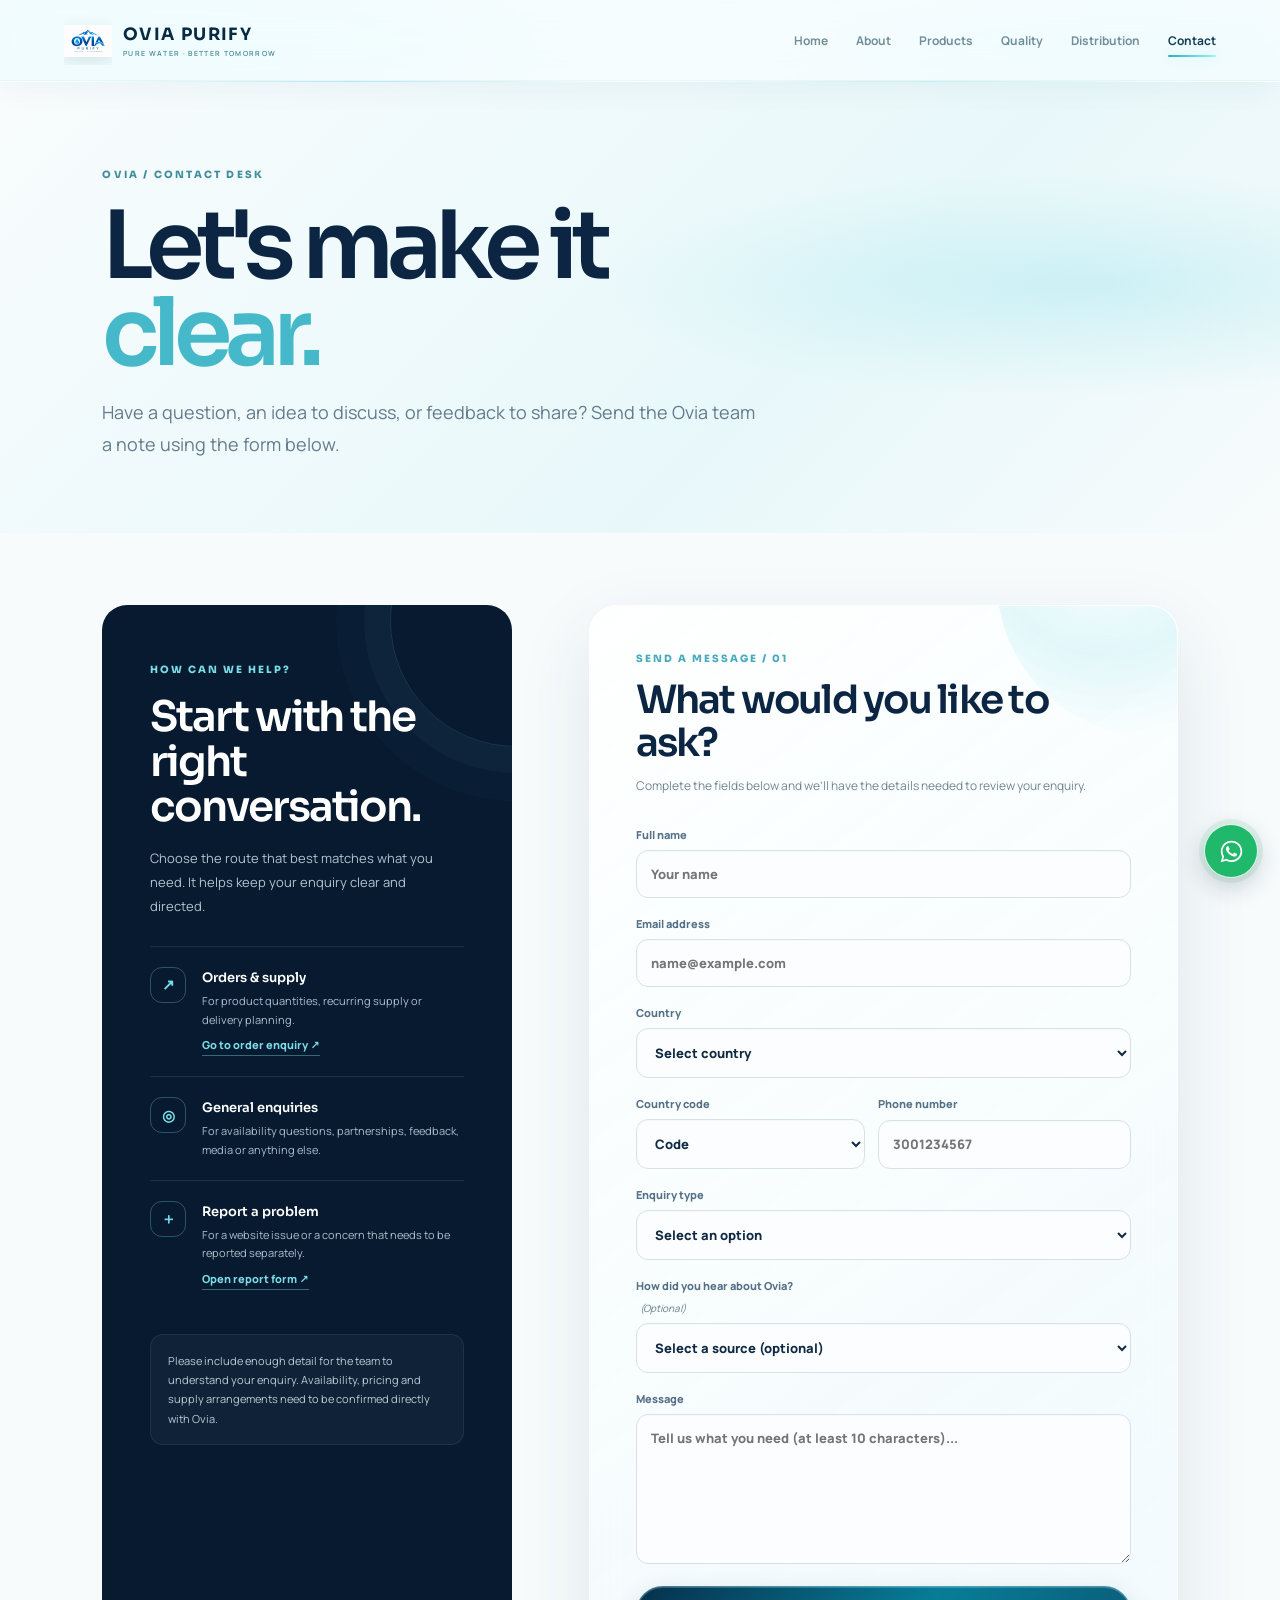
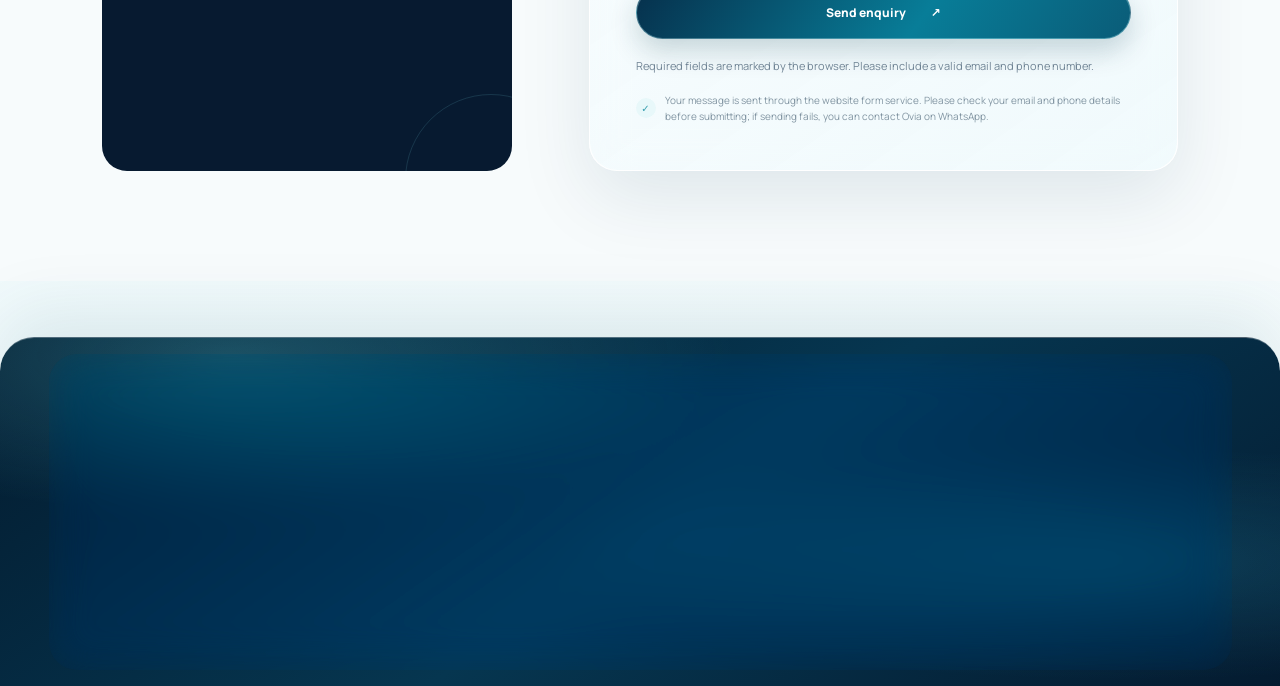
<file: contact.html>
<!doctype html>
<html lang="en">
<head>
<meta charset="utf-8">
<meta name="viewport" content="width=device-width,initial-scale=1">
<title>Contact Ovia Purify — General Enquiries</title>
<link rel="canonical" href="https://ovia-pure-drinking-water.github.io/oviapurelife.com/contact.html">
<meta name="description" content="Contact Ovia Pure Drinking Water for general questions, availability enquiries, partnerships, feedback and media requests.">
<link rel="preconnect" href="https://fonts.googleapis.com">
<link rel="preconnect" href="https://fonts.gstatic.com" crossorigin>
<link href="https://fonts.googleapis.com/css2?family=Manrope:wght@400;500;600;700;800&family=Sora:wght@500;600;700&display=swap" rel="stylesheet">
<link rel="icon" type="image/png" href="ovia-logo.png?v=20261027"><link rel="stylesheet" href="styles.css?v=ovia-headerlogo3">
<style id="contact-page-refinement">
/* Contact page only. Keep shared assets and form submission logic intact. */
.reveal{opacity:1!important;transform:none!important}
.brand{gap:11px;text-decoration:none}.brand-mark{width:48px;height:48px;flex:0 0 48px;border:0;border-radius:0;display:block;color:#0b2543}.brand-mark img{display:block;width:100%;height:100%;object-fit:contain}.brand-word{font:700 17px Sora,sans-serif;letter-spacing:.08em;color:#0b2543;white-space:nowrap}.brand-word small{display:block;font:600 7px Manrope,sans-serif;letter-spacing:.19em;color:#526a7d;opacity:1}
.contact-hero{position:relative;isolation:isolate;overflow:hidden;min-height:330px;padding:76px clamp(24px,8vw,112px) 72px;background:radial-gradient(ellipse at 85% 45%,rgba(89,210,226,.22),transparent 32%),linear-gradient(135deg,#f8fcfd,#e8f8fa 62%,#f7fbfc)}
.contact-hero:before{content:"";position:absolute;inset:0;z-index:-1;opacity:.17;background-image:radial-gradient(#6aa9b9 .7px,transparent .7px);background-size:24px 24px;mask-image:linear-gradient(90deg,transparent,black)}
.contact-hero .eyebrow{font:800 10px Sora;letter-spacing:.22em;color:#428e9c}
.contact-hero h1{font:600 clamp(52px,7.5vw,94px)/.93 Sora;letter-spacing:-.075em;color:#0b2543;margin:22px 0 18px}
.contact-hero h1 em{font-style:normal;color:#45b8c9}
.contact-hero p:not(.eyebrow){font-size:clamp(15px,1.5vw,18px);line-height:1.8;color:#637b8b;max-width:660px;margin:0}
.contact-layout{padding:72px clamp(22px,8vw,112px) 110px;display:grid;grid-template-columns:minmax(0,.82fr) minmax(0,1.18fr);gap:clamp(32px,6vw,84px);align-items:start;background:#f7fbfc}
.contact-side{position:relative;overflow:hidden;border-radius:25px;background:#071a30;color:#fff;padding:clamp(28px,4vw,48px);min-height:100%}
.contact-side:before,.contact-side:after{content:"";position:absolute;border:1px solid #7adce725;border-radius:50%;pointer-events:none}
.contact-side:before{width:250px;height:250px;right:-130px;top:-110px;box-shadow:0 0 0 26px #7adce708,0 0 0 54px #7adce705}
.contact-side:after{width:170px;height:170px;right:-65px;bottom:-95px}
.contact-side>*{position:relative;z-index:1}
.contact-side .eyebrow{font:800 10px Sora;letter-spacing:.2em;color:#7adce7}
.contact-side h2{font:600 clamp(30px,3.5vw,42px)/1.08 Sora;letter-spacing:-.05em;margin:18px 0 16px}
.contact-side>p:not(.eyebrow){color:#b0c5d0;font-size:13px;line-height:1.85}
.contact-route{display:grid;grid-template-columns:38px 1fr;gap:14px;align-items:start;padding:20px 0;border-top:1px solid #ffffff19}
.contact-route:first-of-type{margin-top:28px}
.route-icon{width:36px;height:36px;border:1px solid #7adce74d;border-radius:12px;display:grid;place-items:center;color:#7adce7;font:600 15px Sora}
.contact-route b{display:block;font:600 13px Sora;color:#fff;margin:2px 0 6px}
.contact-route p{margin:0;color:#a9c0cd;font-size:11px;line-height:1.7}
.contact-route a{display:inline-block;margin-top:8px;color:#7adce7;font-size:11px;font-weight:800;border-bottom:1px solid #7adce766;padding-bottom:3px}
.contact-side-note{margin-top:24px;padding:16px 17px;border-radius:13px;background:#ffffff09;border:1px solid #ffffff13;color:#b9cbd5;font-size:11px;line-height:1.75}
.form-card{background:#fff;border:1px solid #dce8eb;border-radius:25px;box-shadow:0 22px 70px rgba(7,27,51,.07);padding:clamp(25px,4vw,46px)}
.form-card-head{margin-bottom:30px}
.form-card-head .eyebrow{font:800 10px Sora;letter-spacing:.2em;color:#47aabd}
.form-card-head h2{font:600 clamp(29px,3.2vw,39px)/1.12 Sora;letter-spacing:-.045em;color:#0b2543;margin:13px 0 10px}
.form-card-head p{font-size:12px;line-height:1.8;color:#718596;margin:0}
.form-card form{display:grid;gap:18px}
.form-card label{display:grid;gap:8px;font-size:11px;font-weight:800;color:#557087}
.form-card input,.form-card select,.form-card textarea{width:100%;min-width:0;position:relative;z-index:2;pointer-events:auto;border:1px solid #d6e2e8;background:#fbfdfe;border-radius:12px;padding:14px 14px;color:#102a43;outline:none;transition:border-color .25s,box-shadow .25s;font-size:13px}.form-card select{display:block;min-height:47px;appearance:auto;-webkit-appearance:menulist;cursor:pointer;color-scheme:light}.form-card select option{background:#fff;color:#102a43}
.form-card input:focus,.form-card select:focus,.form-card textarea:focus{border-color:#61cfdf;box-shadow:0 0 0 4px rgba(111,228,242,.12)}
.form-card textarea{resize:vertical;min-height:150px}
.form-card .phone-row{display:grid;grid-template-columns:minmax(0,.95fr) minmax(0,1.05fr);gap:13px}
.form-card .submit-btn{justify-self:stretch;width:100%;margin-top:4px;min-height:53px}
.contact-form-foot{display:flex;align-items:center;gap:9px;margin-top:17px;color:#8194a2;font-size:10px;line-height:1.6}
.contact-form-foot span{display:grid;place-items:center;flex:0 0 20px;width:20px;height:20px;border-radius:50%;background:#e8f8fa;color:#369eae;font-weight:800}
.footer{grid-template-columns:1fr auto}.footer-links{flex-wrap:wrap;max-width:500px;justify-content:flex-end;row-gap:15px}
@media(max-width:850px){.contact-layout{grid-template-columns:1fr;gap:28px}.contact-side{min-height:0}.contact-hero{padding-top:65px;padding-bottom:60px}}
@media(max-width:560px){.contact-hero{min-height:0;padding:55px 7vw 48px}.contact-hero h1{font-size:clamp(49px,13vw,70px)}.contact-layout{padding:35px 5vw 70px;gap:20px}.contact-side{padding:27px 24px;border-radius:20px}.form-card{padding:24px 19px;border-radius:20px}.form-card .phone-row{grid-template-columns:1fr}.form-card input,.form-card select,.form-card textarea{padding:13px 12px;font-size:13px}.footer{grid-template-columns:1fr;padding:45px 7vw;gap:25px}.footer-links{justify-content:flex-start;gap:16px 20px}.footer small{grid-column:auto}}
@media(prefers-reduced-motion:reduce){.contact-hero *,.contact-layout *{scroll-behavior:auto;transition:none!important;animation:none!important}}
</style>
<style>.simple-footer-brand{display:flex;align-items:center;gap:12px}.simple-footer-brand img{width:42px;height:42px;flex:0 0 42px;object-fit:contain;border-radius:50%}.simple-footer-brand b{display:block}</style><style id="ovia-lead-source-field">.optional-note{display:inline!important;color:#7e929f;font-size:10px;font-weight:500;font-style:italic;margin-left:4px}.form-card select[name="lead_source"]{color-scheme:light}</style>
<link rel="stylesheet" href="liquid.css?v=20261107-2">
</head>
<body>
<header class="site-header">
<a class="brand" href="index.html" aria-label="Ovia — Home"><span class="brand-mark" aria-hidden="true"><img src="ovia-logo.png?v=20261027" alt=""></span><span class="brand-word">OVIA PURIFY<small>PURE WATER · BETTER TOMORROW</small></span></a>
<button class="menu-btn" type="button" aria-label="Open navigation menu" aria-controls="primary-navigation" aria-expanded="false" onclick="(function(b){var n=b.parentElement.querySelector('.nav');if(!n)return;var o=!n.classList.contains('open');n.classList.toggle('open',o);n.style.cssText=o?'display:flex;position:fixed;top:70px;left:0;right:0;flex-direction:column;background:#fff;padding:20px 25px;z-index:9999;box-shadow:0 20px 30px #071b3315;max-height:calc(100dvh - 70px);overflow-y:auto':'';b.setAttribute('aria-expanded',String(o));})(this)"><i></i><i></i></button>
<nav id="primary-navigation" class="nav"><a href="index.html">Home</a><a href="about.html">About</a><a href="products.html">Products</a><a href="quality.html">Quality</a><a href="distribution.html">Distribution</a><a class="active" href="contact.html">Contact</a></nav>
</header>
<main>
<section class="contact-hero">
<p class="eyebrow">OVIA / CONTACT DESK</p>
<h1>Let's make it<br><em>clear.</em></h1>
<p>Have a question, an idea to discuss, or feedback to share? Send the Ovia team a note using the form below.</p>
</section>
<section class="contact-layout">
<aside class="contact-side">
<p class="eyebrow">HOW CAN WE HELP?</p>
<h2>Start with the<br>right conversation.</h2>
<p>Choose the route that best matches what you need. It helps keep your enquiry clear and directed.</p>
<div class="contact-route"><span class="route-icon" aria-hidden="true">↗</span><div><b>Orders & supply</b><p>For product quantities, recurring supply or delivery planning.</p><a href="order.html">Go to order enquiry ↗</a></div></div>
<div class="contact-route"><span class="route-icon" aria-hidden="true">◎</span><div><b>General enquiries</b><p>For availability questions, partnerships, feedback, media or anything else.</p></div></div>
<div class="contact-route"><span class="route-icon" aria-hidden="true">＋</span><div><b>Report a problem</b><p>For a website issue or a concern that needs to be reported separately.</p><a href="report.html">Open report form ↗</a></div></div>
<div class="contact-side-note">Please include enough detail for the team to understand your enquiry. Availability, pricing and supply arrangements need to be confirmed directly with Ovia.</div>
</aside>
<div class="form-card">
<div class="form-card-head"><p class="eyebrow">SEND A MESSAGE / 01</p><h2>What would you like to ask?</h2><p>Complete the fields below and we’ll have the details needed to review your enquiry.</p></div>
<form data-form="contact" data-title="Ovia — General contact enquiry">
<input type="hidden" name="access_key" value="b865736d-45c5-483e-b935-34474fae9b88">
<input type="hidden" name="subject" value="Ovia — General contact enquiry">
<input type="hidden" name="form_type" value="GENERAL CONTACT">
<input type="checkbox" name="botcheck" style="display:none">
<label>Full name<input required name="name" autocomplete="name" placeholder="Your name"></label>
<label>Email address<input required type="email" name="email" autocomplete="email" placeholder="name@example.com"></label>
<label>Country<select required name="country" class="country-select" aria-label="Select your country"><option value="">Loading countries…</option></select></label>
<div class="phone-row"><label>Country code<select required name="phone_code" class="code-select" aria-label="Select your country calling code"><option value="">Loading country codes…</option></select></label><label>Phone number<input required name="phone" type="tel" inputmode="tel" autocomplete="tel-national" minlength="6" maxlength="20" pattern="[0-9 +()\-]{6,20}" title="Enter a valid phone number using digits and an optional country prefix." placeholder="3001234567"></label></div>
<label>Enquiry type<select required name="inquiry_type"><option value="">Select an option</option><option>General question</option><option>Availability</option><option>Partnership</option><option>Feedback</option><option>Media / press</option><option>Other</option></select></label>
<label>How did you hear about Ovia? <span class="optional-note">(Optional)</span><select name="lead_source"><option value="">Select a source (optional)</option><option value="Direct website visit">Direct website visit</option><option value="Online search">Online search (e.g., Google)</option><option value="Online advertisement">Online advertisement</option><option value="Social media">Social media</option><option value="WhatsApp">WhatsApp</option><option value="Phone call">Phone call</option><option value="In-person / direct contact">In-person / direct contact</option><option value="Referral / recommendation">Referral / recommendation</option><option value="Existing Ovia customer">Existing Ovia customer</option><option value="Other">Other</option></select></label>
<label>Message<textarea required name="message" rows="6" minlength="10" maxlength="3000" placeholder="Tell us what you need (at least 10 characters)..."></textarea></label>
<button class="btn btn-primary submit-btn" type="submit">Send enquiry <span>↗</span></button>
<p class="form-status" role="status" aria-live="polite" style="margin:0;color:#718596;font-size:11px;line-height:1.7">Required fields are marked by the browser. Please include a valid email and phone number.</p>
</form>
<div class="contact-form-foot"><span>✓</span><div>Your message is sent through the website form service. Please check your email and phone details before submitting; if sending fails, you can contact Ovia on WhatsApp.</div></div>
</div>
</section>
</main>
<footer class="footer home-footer">
  <div class="footer-brand">
    <a class="footer-logo" href="index.html" aria-label="OVIA PURIFY Home">
      <img src="ovia-logo.png?v=liquid-20261107" alt="OVIA PURIFY" class="footer-logo-image">
      <span>OVIA PURIFY<small>PURE WATER · BETTER TOMORROW</small></span>
    </a>
    <p>Pure drinking water.<br>Purely considered.</p>
  </div>
  <div class="footer-navigation">
    <strong>EXPLORE OVIA</strong>
    <div class="footer-links">
      <a href="index.html">Home</a><a href="about.html">About</a>
      <a href="products.html">Products</a><a href="quality.html">Quality</a>
      <a href="distribution.html">Distribution</a><a href="contact.html">Contact</a>
      <a href="order.html">Place an Order</a><a href="report.html">Report an Issue</a>
    </div>
  </div>
  <div class="footer-contact">
    <strong>HERE TO HELP</strong>
    <a href="order.html">Order drinking water <span>↗</span></a>
    <a href="contact.html">Talk to Ovia <span>↗</span></a>
    <a href="report.html">Report an issue <span>↗</span></a>
  </div>
  <small>© 2026 OVIA PURIFY · PURE WATER · BETTER TOMORROW</small>
</footer>
<div id="success-modal"></div>
<script src="app.js?v=pricing-clean-20261027-v2"></script>

<style id="ovia-whatsapp-widget">
.ovia-wa-float{position:fixed;right:22px;bottom:22px;z-index:10000;width:54px;height:54px;display:grid;place-items:center;border-radius:50%;background:#20b86a;color:#fff;border:1px solid rgba(255,255,255,.85);box-shadow:0 8px 26px rgba(7,26,48,.22),0 0 0 5px rgba(32,184,106,.10);text-decoration:none;transition:transform .22s ease,box-shadow .22s ease;isolation:isolate}
.ovia-wa-float:hover{transform:translateY(-3px);box-shadow:0 12px 30px rgba(7,26,48,.25),0 0 0 6px rgba(32,184,106,.14)}
.ovia-wa-float:focus-visible{outline:3px solid #0b2543;outline-offset:4px}
.ovia-wa-float svg{width:27px;height:27px;display:block;fill:currentColor}
@media(max-width:600px){.ovia-wa-float{right:15px;bottom:16px;width:50px;height:50px}.ovia-wa-float svg{width:25px;height:25px}}
@media(prefers-reduced-motion:reduce){.ovia-wa-float{transition:none}}
</style>
<a class="ovia-wa-float" href="https://wa.me/923101215472?text=Hello%20Ovia%20team%2C%20I%E2%80%99d%20like%20to%20know%20more%20about%20your%20products%20and%20services.%0A%0ACould%20you%20please%20assist%20me%20with%20my%20enquiry%3F" target="_blank" rel="noopener noreferrer" aria-label="Chat with Ovia on WhatsApp" title="Chat with Ovia">
<svg viewBox="0 0 32 32" aria-hidden="true"><path d="M16.02 3.2C9.03 3.2 3.34 8.85 3.34 15.8c0 2.23.59 4.4 1.72 6.32L3.2 28.8l6.86-1.79a12.8 12.8 0 0 0 5.95 1.47h.01c6.98 0 12.67-5.65 12.67-12.6 0-3.37-1.32-6.54-3.71-8.92a12.6 12.6 0 0 0-8.96-3.76Zm0 23.14h-.01a10.6 10.6 0 0 1-5.4-1.47l-.39-.23-4.07 1.06 1.09-3.95-.25-.4a10.47 10.47 0 0 1-1.62-5.55c0-5.82 4.78-10.56 10.65-10.56 2.84 0 5.51 1.1 7.52 3.1a10.45 10.45 0 0 1 3.12 7.46c0 5.82-4.78 10.54-10.64 10.54Zm5.84-7.9c-.32-.16-1.9-.93-2.2-1.03-.3-.11-.51-.16-.73.16-.22.32-.84 1.03-1.03 1.24-.19.21-.38.24-.7.08-.33-.16-1.38-.5-2.62-1.58-.97-.85-1.63-1.9-1.82-2.22-.19-.32-.02-.5.14-.66.14-.14.32-.38.49-.56.16-.19.22-.32.33-.54.1-.22.05-.4-.03-.56-.08-.16-.73-1.74-1-2.38-.26-.62-.53-.53-.73-.54h-.62c-.22 0-.57.08-.87.4-.3.32-1.14 1.1-1.14 2.67s1.17 3.1 1.33 3.31c.16.22 2.3 3.49 5.57 4.89.78.33 1.39.53 1.87.68.79.25 1.5.21 2.06.13.63-.09 1.9-.77 2.17-1.52.27-.75.27-1.39.19-1.52-.08-.14-.3-.22-.62-.38Z"/></svg>
</a>

</body>
</html>
</file>
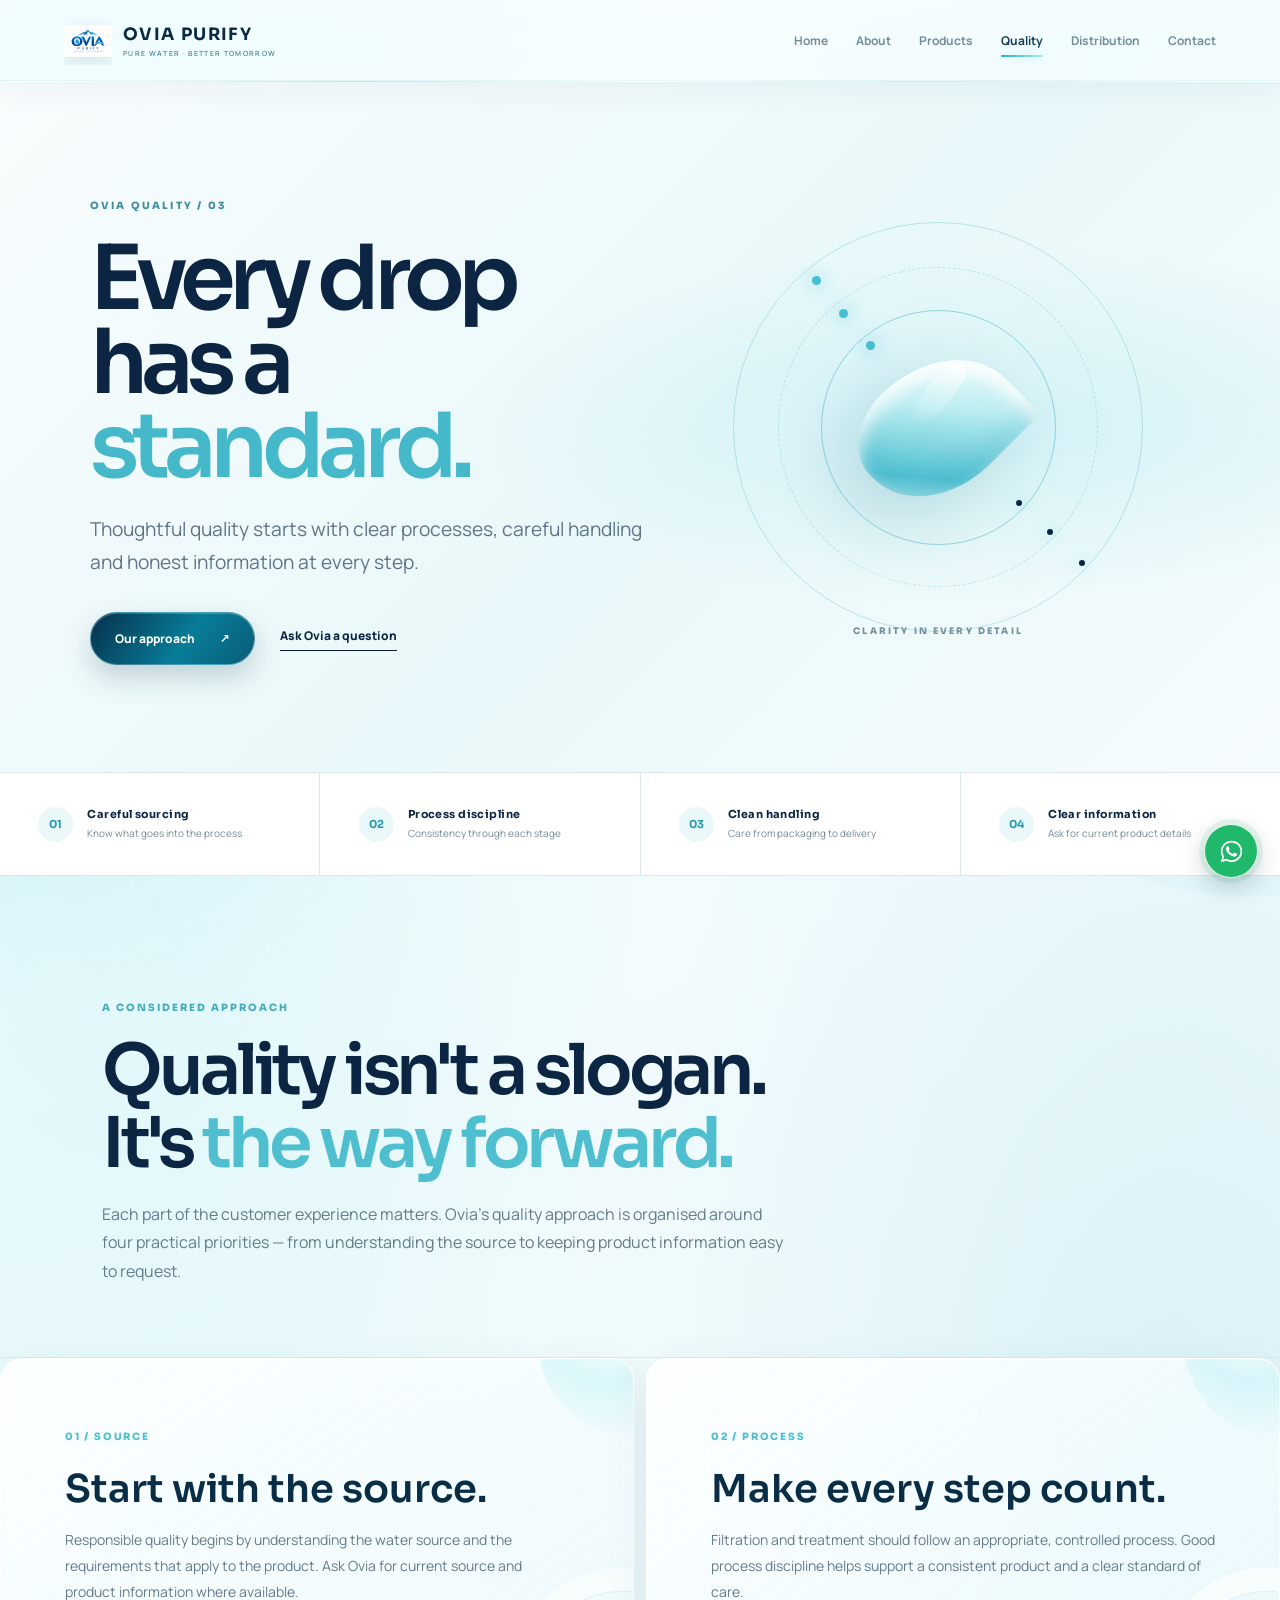
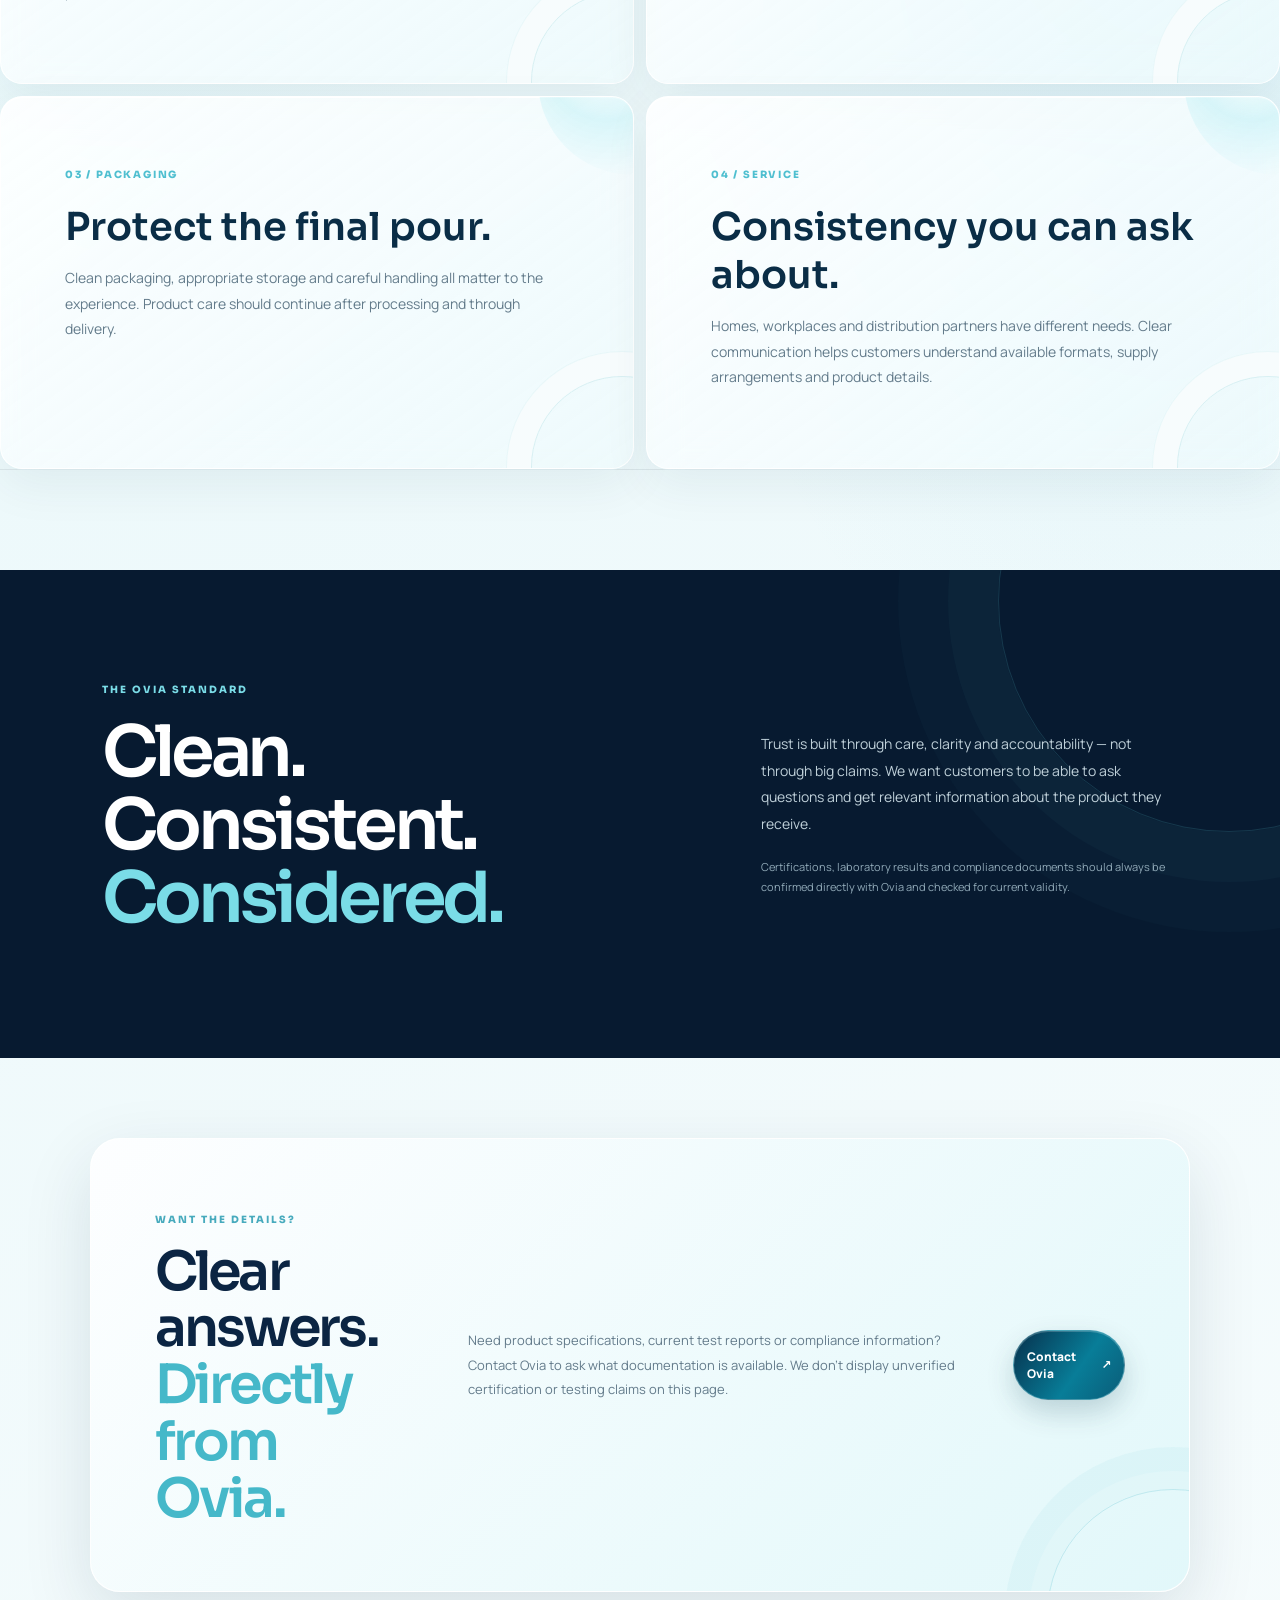
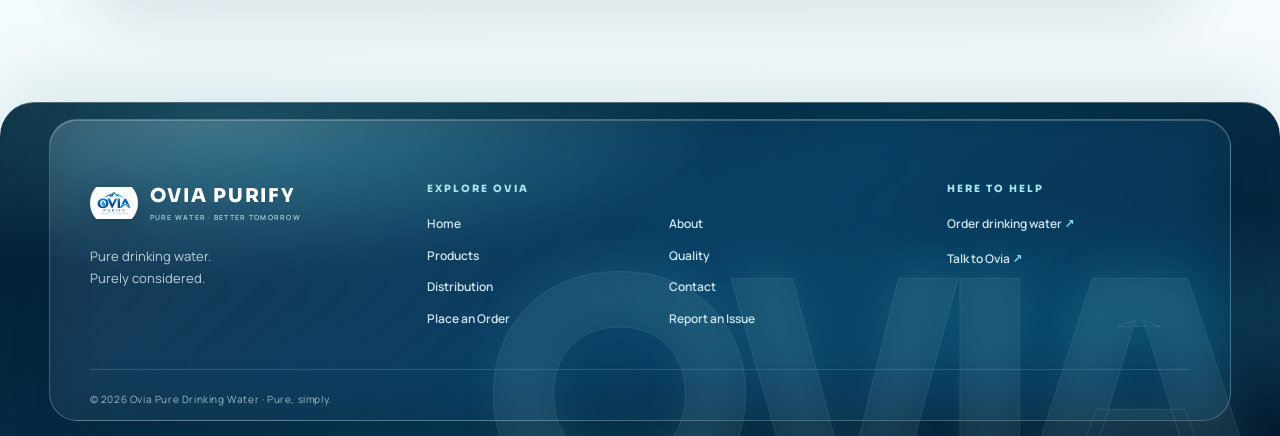
<file: delivery.html>
<!doctype html>
<html lang="en">
<head>
<meta charset="utf-8">
<meta name="viewport" content="width=device-width,initial-scale=1">
<meta name="theme-color" content="#f1fbfd">
<meta name="robots" content="noindex,nofollow,noarchive">
<title>Ovia Purify — Manager Delivery Entry</title>
<link rel="icon" type="image/png" href="ovia-logo.png?v=20261027">
<link rel="preconnect" href="https://fonts.googleapis.com">
<link rel="preconnect" href="https://fonts.gstatic.com" crossorigin>
<link href="https://fonts.googleapis.com/css2?family=Manrope:wght@400;500;600;700;800&family=Sora:wght@500;600;700&display=swap" rel="stylesheet">
<link rel="stylesheet" href="styles.css?v=ovia-headerlogo3">
<script>
(function(){
  let permitted=false;
  try{permitted=sessionStorage.getItem("ovia_manager_delivery_access")==="1";sessionStorage.removeItem("ovia_manager_delivery_access")}catch(e){}
  if(permitted){document.documentElement.classList.add("manager-access-granted")}
  else{window.location.replace("quality.html")}
})();
</script>
<style>
html{background:#f2fbfd}body{visibility:hidden;background:radial-gradient(ellipse at 82% 0%,rgba(89,214,231,.17),transparent 34%),linear-gradient(145deg,#f8fdfe 0%,#edf8fa 56%,#f8fcfd 100%);color:#102a43}
.manager-access-granted body{visibility:visible}
.delivery-shell{width:min(100% - 32px,1040px);margin:0 auto;padding:40px 0 72px}
.delivery-top{display:flex;align-items:center;justify-content:space-between;gap:18px;margin-bottom:28px}
.delivery-brand{display:flex;align-items:center;gap:12px}.delivery-brand img{width:48px;height:48px;object-fit:contain}.delivery-brand b{display:block;font:700 17px Sora;color:#0b2543;letter-spacing:.08em;white-space:nowrap}.delivery-brand small{display:block;margin-top:4px;font-size:7px;letter-spacing:.10em;color:#60798b}
.internal-tag{display:inline-flex;align-items:center;gap:8px;padding:9px 13px;border:1px solid #cfe8ed;border-radius:999px;background:#ffffffb8;color:#2d7181;font:800 9px Sora;letter-spacing:.14em;text-transform:uppercase}
.internal-tag:before{content:"";width:7px;height:7px;border-radius:50%;background:#27b8ca;box-shadow:0 0 0 4px #27b8ca18}
.delivery-heading{margin:0 0 25px;padding:clamp(25px,5vw,48px);border:1px solid #fff;border-radius:25px;background:linear-gradient(125deg,#fff,#edfafd);box-shadow:0 18px 55px rgba(7,27,51,.06);position:relative;overflow:hidden}
.delivery-heading:after{content:"";position:absolute;width:260px;height:260px;border:1px solid #66ccda33;border-radius:50%;right:-95px;top:-135px;box-shadow:0 0 0 24px #66ccda0c,0 0 0 52px #66ccda08}
.eyebrow{margin:0 0 13px;color:#398fa0;font:800 10px Sora;letter-spacing:.22em;text-transform:uppercase}
.delivery-heading h1{position:relative;z-index:1;margin:0;color:#0b2543;font:600 clamp(38px,6vw,65px)/1.02 Sora;letter-spacing:-.065em}
.delivery-heading h1 em{font-style:normal;color:#48b9c9}
.delivery-heading p:last-child{position:relative;z-index:1;margin:15px 0 0;max-width:690px;color:#60778a;line-height:1.75;font-size:14px}
.preview-note{margin-top:13px!important;font-size:11px!important;color:#8a6a30!important}
.delivery-form{display:grid;gap:19px}
.panel{padding:clamp(20px,3.4vw,30px);border:1px solid #e0edf0;border-radius:22px;background:rgba(255,255,255,.9);box-shadow:0 14px 42px rgba(7,27,51,.045)}
.panel-heading{display:flex;align-items:flex-start;gap:13px;margin-bottom:22px}
.panel-number{width:34px;height:34px;flex:0 0 34px;display:grid;place-items:center;border-radius:11px;background:#e8f8fa;color:#2498aa;font:700 12px Sora}
.panel-heading h2{margin:0;color:#0b2543;font:700 18px Sora}
.panel-heading p{margin:6px 0 0;color:#718596;font-size:12px;line-height:1.6}
.field-grid{display:grid;grid-template-columns:repeat(2,minmax(0,1fr));gap:16px}
.delivery-form label{display:grid;gap:8px;color:#29465a;font-size:12px;font-weight:800}
.delivery-form input,.delivery-form select,.delivery-form textarea{width:100%;min-width:0;border:1px solid #d8e6eb;border-radius:11px;padding:13px 14px;background:#fbfeff;color:#102a43;outline:none;font:500 13px Manrope;transition:border-color .2s,box-shadow .2s}
.delivery-form input:focus,.delivery-form select:focus,.delivery-form textarea:focus{border-color:#57bdcc;box-shadow:0 0 0 3px #57bdcc20}
.delivery-form input[readonly]{background:#f1f7f9;color:#526a7d}
.delivery-form textarea{resize:vertical;min-height:88px}
.full-field{margin-top:16px}
.product-grid{display:grid;grid-template-columns:repeat(4,minmax(0,1fr));gap:13px}
.product-card{min-width:0;display:flex;flex-direction:column;align-items:stretch;gap:10px;padding:15px 13px 13px;border:1px solid #dcecf0;border-radius:17px;background:linear-gradient(155deg,#fff,#f2fafb);transition:transform .25s,border-color .25s,box-shadow .25s}
.product-card:hover{transform:translateY(-3px);border-color:#a4dce4;box-shadow:0 12px 26px #071b3310}
.product-bottle{width:auto;max-width:90%;height:130px;object-fit:contain;margin:0 auto 2px;filter:drop-shadow(0 9px 10px #071b3320)}
.product-card h3{margin:0;color:#0b2543;font:700 15px Sora}
.product-card .unit-price{min-height:32px;color:#647b8b;font-size:10px;line-height:1.5}
.stepper{display:grid;grid-template-columns:38px minmax(30px,1fr) 38px;gap:5px;align-items:center}
.stepper button{height:38px;border:1px solid #d6e9ed;border-radius:9px;background:#fff;color:#0b6075;font-size:21px;font-weight:600}
.stepper output{display:block;text-align:center;color:#0b2543;font:800 15px Sora}
.product-card .unit-note{margin:0;text-align:center;color:#718596;font-size:10px;line-height:1.45}
.estimate{display:grid;gap:11px;margin-top:20px;padding:19px;border:1px solid #dcecf0;border-radius:17px;background:linear-gradient(135deg,#f2fafb,#fff)}
.estimate-row{display:flex;justify-content:space-between;gap:18px;align-items:flex-start;padding-bottom:10px;border-bottom:1px solid #e4eef1;font-size:12px;color:#62798a}
.estimate-row strong{color:#0b2543;text-align:right;font-size:13px}
.estimate-row.total{border:0;padding:7px 0 0;color:#0b2543;font-weight:800;font-size:14px}
.estimate-row.total strong{font:700 23px Sora;color:#0798aa}
.estimate-note{margin:0;color:#718596;font-size:11px;line-height:1.6}
.delivery-actions{display:flex;flex-wrap:wrap;align-items:center;gap:12px;margin-top:20px}
.delivery-submit{border:0;cursor:pointer;background:#0b2543;color:#fff;padding:16px 23px;border-radius:999px;font:800 12px Manrope;box-shadow:0 10px 22px #0b254326;transition:transform .2s,box-shadow .2s}
.delivery-submit:hover{transform:translateY(-2px);box-shadow:0 14px 28px #0b254333}
.delivery-reset{border:1px solid #d8e6eb;border-radius:999px;background:#fff;color:#456174;padding:15px 20px;font:800 12px Manrope}
.email-honeypot{position:absolute!important;left:-10000px!important;top:auto!important;width:1px!important;height:1px!important;overflow:hidden!important}.send-status{margin:14px 0 0;color:#60778a;font-size:12px;line-height:1.6}.send-status.error{color:#b42318}.send-status.success{color:#147b49}.delivery-submit:disabled{opacity:.65;cursor:wait;transform:none;box-shadow:none}.result-panel{display:none;margin-top:23px;padding:clamp(22px,4vw,38px);border:1px solid #d5ece0;border-radius:23px;background:linear-gradient(145deg,#fff,#f3fcf6);box-shadow:0 18px 50px #0b75430c}
.result-panel.show{display:block;animation:resultIn .6s cubic-bezier(.16,1,.3,1) both}
@keyframes resultIn{from{opacity:0;transform:translateY(15px)}to{opacity:1;transform:none}}
.result-status{text-align:center}.result-status h2{margin:12px 0 5px;color:#147b49;font:700 clamp(25px,4vw,37px) Sora;letter-spacing:-.04em}.result-status p{margin:0;color:#61806f;font-size:12px}
.checkmark{width:62px;height:62px;margin:0 auto;display:grid;place-items:center;border-radius:50%;background:#e4f8ec;border:1px solid #b9e8ca;box-shadow:0 0 0 9px #e4f8ec70;animation:checkPop .55s cubic-bezier(.16,1,.3,1) both}
.checkmark svg{width:33px;height:33px;stroke:#159653;stroke-width:3.5;fill:none;stroke-linecap:round;stroke-linejoin:round}
.checkmark path{stroke-dasharray:42;stroke-dashoffset:42;animation:drawCheck .55s .25s ease forwards}
@keyframes checkPop{from{transform:scale(.45);opacity:0}to{transform:scale(1);opacity:1}}
@keyframes drawCheck{to{stroke-dashoffset:0}}
.delivery-track{height:70px;position:relative;overflow:hidden;margin:15px auto 21px;max-width:540px;border-bottom:2px solid #b7dce0}
.delivery-bike{position:absolute;left:-70px;bottom:5px;width:54px;height:48px;animation:bikeRide 2s cubic-bezier(.35,.05,.2,1) forwards}
.delivery-bike svg{width:100%;height:100%;overflow:visible}
.delivery-bike .wheel{fill:none;stroke:#0b2543;stroke-width:3}
.delivery-bike .frame{fill:none;stroke:#279eb0;stroke-width:3;stroke-linecap:round;stroke-linejoin:round}
.delivery-bike .box{fill:#d9f5f7;stroke:#279eb0;stroke-width:2}
@keyframes bikeRide{0%{left:-70px;transform:translateY(0)}15%{transform:translateY(-4px)}30%{transform:translateY(0)}45%{transform:translateY(-3px)}60%{transform:translateY(0)}100%{left:calc(100% - 54px)}}
.result-details{display:grid;grid-template-columns:repeat(2,minmax(0,1fr));gap:10px;margin-top:20px}
.result-item{padding:13px 14px;border:1px solid #e0eee5;border-radius:12px;background:#ffffffb8}
.result-item small{display:block;margin-bottom:5px;color:#718596;font-size:10px}
.result-item strong{display:block;color:#173b50;font-size:13px;overflow-wrap:anywhere}
.result-disclaimer{margin:18px 0 0;padding:12px 14px;border-radius:11px;background:#fff6e8;color:#87622a;font-size:11px;line-height:1.65}
.back-link{display:inline-flex;margin-top:18px;color:#267e91;font-size:12px;font-weight:800}
.delivery-foot{text-align:center;margin-top:28px;color:#8396a3;font-size:10px;letter-spacing:.08em}
@media(max-width:800px){.product-grid{grid-template-columns:repeat(2,minmax(0,1fr))}}
@media(max-width:560px){.delivery-shell{width:min(100% - 22px,1040px);padding:24px 0 48px}.delivery-top{align-items:flex-start}.internal-tag{font-size:8px;padding:8px 10px}.delivery-brand img{width:41px;height:41px}.delivery-brand b{font-size:16px}.delivery-heading{border-radius:19px}.field-grid{grid-template-columns:1fr}.product-card{padding:13px 10px}.product-bottle{height:115px}.result-details{grid-template-columns:1fr}.delivery-actions>*{width:100%}}
@media(prefers-reduced-motion:reduce){*,*:before,*:after{animation:none!important;transition:none!important}}
</style>
<link rel="stylesheet" href="liquid.css?v=20261107-2">
</head>
<body>
<div class="delivery-shell">
  <header class="delivery-top">
    <a class="delivery-brand" href="quality.html"><img src="ovia-logo.png?v=20261102" alt="Ovia Purify logo"><span><b>OVIA PURIFY</b><small>PURE WATER · BETTER TOMORROW</small></span></a>
    <span class="internal-tag">Manager access</span>
  </header>
  <section class="delivery-heading">
    <p class="eyebrow">OVIA PURIFY / INTERNAL DELIVERY RECORD</p>
    <h1>Delivery <em>confirmation.</em></h1>
    <p>Record the customer, products, quantities and payment after the order reaches the customer or their designated location.</p>
    <p class="preview-note">Internal manager record. Submitting this form sends a delivery notification directly to the Ovia inbox.</p>
  </section>

  <form id="manager-delivery-form" class="delivery-form">
    <div class="email-honeypot" aria-hidden="true"><label>Leave this field empty<input name="company_website" tabindex="-1" autocomplete="off"></label></div>
    <section class="panel">
      <div class="panel-heading"><span class="panel-number">01</span><div><h2>Customer & delivery details</h2><p>Enter the client and the person completing this delivery.</p></div></div>
      <div class="field-grid">
        <label>Customer full name<input name="customer_name" required autocomplete="name" placeholder="Customer name"></label>
        <label>Order reference<input name="order_id" id="delivery-order-id" placeholder="Auto-generated if left blank"></label>
        <label>Customer phone / WhatsApp<input name="customer_phone" inputmode="tel" placeholder="+92 3XX XXXXXXX"></label>
        <label>City / area<input name="city_area" required placeholder="e.g. North Karachi, Karachi"></label>
        <label>Delivery status<select name="delivery_status" required><option value="Delivered to customer">Delivered to customer</option><option value="Transferred to client location">Transferred to client location</option></select></label>
        <label>Delivery date & time<input name="delivery_datetime" id="delivery-datetime" type="datetime-local" required></label>
        <label>Manager name<input name="manager_name" required placeholder="Name of manager"></label>
        <label>Delivery location / address<input name="delivery_address" required placeholder="Street, building, shop or location"></label>
      </div>
      <label class="full-field">Delivery notes (optional)<textarea name="delivery_notes" placeholder="Any handover detail, recipient note or delivery reference"></textarea></label>
    </section>

    <section class="panel">
      <div class="panel-heading"><span class="panel-number">02</span><div><h2>Products & quantities</h2><p>Rates and quantity discounts follow the existing Ovia order form. 500 ml and 1.5 L quantities are packs; 6 L and 19 L quantities are individual bottles.</p></div></div>
      <div class="product-grid">
        <article class="product-card" data-product="500ml">
          <img class="product-bottle" src="bottle-500ml.png" alt="Ovia 500 ml bottle">
          <h3>500 ml</h3><div class="unit-price" id="unit-500ml">12 bottles per pack · Rs. 500 / pack</div>
          <div class="stepper"><button type="button" data-minus="500ml" aria-label="Remove one 500 ml pack">−</button><output id="qty-500ml">0</output><button type="button" data-plus="500ml" aria-label="Add one 500 ml pack">+</button></div>
          <p class="unit-note">1 pack = 12 bottles</p>
        </article>
        <article class="product-card" data-product="1500ml">
          <img class="product-bottle" src="bottle-1.5l.png" alt="Ovia 1.5 litre bottle">
          <h3>1.5 L</h3><div class="unit-price" id="unit-1500ml">6 bottles per pack · Rs. 500 / pack</div>
          <div class="stepper"><button type="button" data-minus="1500ml" aria-label="Remove one 1.5 litre pack">−</button><output id="qty-1500ml">0</output><button type="button" data-plus="1500ml" aria-label="Add one 1.5 litre pack">+</button></div>
          <p class="unit-note">1 pack = 6 bottles</p>
        </article>
        <article class="product-card" data-product="6l">
          <img class="product-bottle" src="bottle-6l.png" alt="Ovia 6 litre bottle">
          <h3>6 L</h3><div class="unit-price">Rs. 150 / bottle</div>
          <div class="stepper"><button type="button" data-minus="6l" aria-label="Remove one 6 litre bottle">−</button><output id="qty-6l">0</output><button type="button" data-plus="6l" aria-label="Add one 6 litre bottle">+</button></div>
          <p class="unit-note">Quantity by bottle</p>
        </article>
        <article class="product-card" data-product="19l">
          <img class="product-bottle" src="bottle-19l.png" alt="Ovia 19 litre bottle">
          <h3>19 L</h3><div class="unit-price">Rs. 350 / bottle · minimum 3</div>
          <div class="stepper"><button type="button" data-minus="19l" aria-label="Remove one 19 litre bottle">−</button><output id="qty-19l">0</output><button type="button" data-plus="19l" aria-label="Add one 19 litre bottle">+</button></div>
          <p class="unit-note">Minimum 3 bottles</p>
        </article>
      </div>
      <div class="estimate" aria-live="polite">
        <div class="estimate-row"><span>Selected packs / bottles</span><strong id="selected-count">0</strong></div>
        <div class="estimate-row"><span>500 ml pack total</span><strong id="line-500ml">Rs. 0</strong></div>
        <div class="estimate-row"><span>1.5 L pack total</span><strong id="line-1500ml">Rs. 0</strong></div>
        <div class="estimate-row"><span>6 L bottle total</span><strong id="line-6l">Rs. 0</strong></div>
        <div class="estimate-row"><span>19 L bottle total</span><strong id="line-19l">Rs. 0</strong></div>
        <div class="estimate-row"><span>Product subtotal (discounts applied)</span><strong id="product-subtotal">Rs. 0</strong></div>
        <div class="estimate-row"><span>Quantity savings</span><strong id="quantity-savings">Rs. 0</strong></div>
        <div class="estimate-row"><span>Delivery charge (Rs.)</span><strong><input name="delivery_charge" id="delivery-charge" type="number" min="0" step="1" value="0" aria-label="Delivery charge" style="max-width:150px;text-align:right;padding:9px 10px"></strong></div>
        <div class="estimate-row total"><span>Grand total</span><strong id="grand-total">Rs. 0</strong></div>
        <p class="estimate-note">500 ml and 1.5 L pack discounts are calculated separately for each size. Delivery charges are added only when entered by the manager.</p>
      </div>
    </section>

    <section class="panel">
      <div class="panel-heading"><span class="panel-number">03</span><div><h2>Payment & handover</h2><p>Record how much was collected for this delivery.</p></div></div>
      <div class="field-grid">
        <label>Amount received (Rs.)<input name="amount_received" id="amount-received" type="number" min="0" step="1" value="0"></label>
        <label>Payment status<input id="payment-status" value="Unpaid" readonly></label>
        <label>Balance due (Rs.)<input id="balance-due" value="Rs. 0" readonly></label>
      </div>
      <label class="full-field">Additional handover notes (optional)<textarea name="handover_notes" placeholder="Payment reference, recipient name or any other note"></textarea></label>
      <div class="delivery-actions">
        <button class="delivery-submit" type="submit">Submit delivery & email Ovia <span aria-hidden="true">↗</span></button>
        <button class="delivery-reset" type="reset">Reset form</button>
      </div>
      <p id="delivery-send-status" class="send-status" role="status" aria-live="polite"></p>
      <section id="delivery-result" class="result-panel" aria-live="polite" aria-label="Delivery confirmation preview">
        <div class="result-status">
          <div class="checkmark" aria-hidden="true"><svg viewBox="0 0 36 36"><path d="M8 18.5l6.5 6.5L28 11.5"/></svg></div>
          <h2 id="result-title">DELIVERY SUMMARY READY</h2>
          <p id="result-subtitle">The delivery details have been prepared.</p>
        </div>
        <div class="delivery-track" aria-hidden="true">
          <div class="delivery-bike">
            <svg viewBox="0 0 70 52"><circle class="wheel" cx="15" cy="38" r="10"/><circle class="wheel" cx="54" cy="38" r="10"/><path class="frame" d="M15 38L27 17l13 21H15l12-21h15l12 21M43 17h9M24 12h8"/><rect class="box" x="37" y="3" width="18" height="14" rx="2"/><path class="frame" d="M42 7h8M42 11h8"/></svg>
          </div>
        </div>
        <div class="result-details" id="result-details"></div>
        <p class="result-disclaimer">The delivery notification has been submitted to the Ovia email service. Keep this email as the delivery record. If it is not in the inbox, check Spam and EmailJS Email History.</p>
        <a class="back-link" href="#" id="edit-delivery">← Back to edit delivery</a>
      </section>
    </section>
  </form>
  <footer class="delivery-foot">OVIA PURIFY · PURE WATER · BETTER TOMORROW</footer>
</div>

<script src="https://cdn.jsdelivr.net/npm/@emailjs/browser@5/dist/email.min.js"></script>
<script>
(function(){
 const form=document.getElementById("manager-delivery-form");
 if(window.emailjs){
   window.emailjs.init({publicKey:"A573rKpGU6rQGM3fu",blockHeadless:true,limitRate:{id:"ovia-manager-delivery",throttle:10000}});
 }
 const result=document.getElementById("delivery-result");
 const qty={ "500ml":0,"1500ml":0,"6l":0,"19l":0 };
 const money=n=>"Rs. "+Math.round(n).toLocaleString("en-PK");
 const value=id=>Number(document.getElementById(id).value||0);
 const packRate=q=>q>=78?350:q>=48?400:q>=20?450:q>0?500:0;
 const productNames={"500ml":"500 ml packs","1500ml":"1.5 L packs","6l":"6 L bottles","19l":"19 L bottles"};
 const rates={"6l":150,"19l":350};
 function calc(){
   const rate500=packRate(qty["500ml"]),rate15=packRate(qty["1500ml"]);
   const lines={"500ml":qty["500ml"]*rate500,"1500ml":qty["1500ml"]*rate15,"6l":qty["6l"]*150,"19l":qty["19l"]*350};
   const subtotal=Object.values(lines).reduce((a,b)=>a+b,0);
   const savings=qty["500ml"]*(500-rate500)+qty["1500ml"]*(500-rate15);
   const delivery=Math.max(0,value("delivery-charge"));
   const total=subtotal+delivery;
   const received=Math.max(0,value("amount-received"));
   const balance=Math.max(0,total-received);
   let status=received<=0?"Unpaid":received<total?"Partially paid":"Paid";
   if(total===0)status="Not calculated";
   document.getElementById("qty-500ml").textContent=qty["500ml"];
   document.getElementById("qty-1500ml").textContent=qty["1500ml"];
   document.getElementById("qty-6l").textContent=qty["6l"];
   document.getElementById("qty-19l").textContent=qty["19l"];
   document.getElementById("unit-500ml").textContent="12 bottles per pack · "+(rate500?money(rate500):"Rs. 500 / pack · quantity offers");
   document.getElementById("unit-1500ml").textContent="6 bottles per pack · "+(rate15?money(rate15):"Rs. 500 / pack · quantity offers");
   document.getElementById("selected-count").textContent=qty["500ml"]+" × 500 ml packs · "+qty["1500ml"]+" × 1.5 L packs · "+qty["6l"]+" × 6 L bottles · "+qty["19l"]+" × 19 L bottles";
   document.getElementById("line-500ml").textContent=money(lines["500ml"]);
   document.getElementById("line-1500ml").textContent=money(lines["1500ml"]);
   document.getElementById("line-6l").textContent=money(lines["6l"]);
   document.getElementById("line-19l").textContent=money(lines["19l"]);
   document.getElementById("product-subtotal").textContent=money(subtotal);
   document.getElementById("quantity-savings").textContent=money(savings);
   document.getElementById("grand-total").textContent=money(total);
   document.getElementById("payment-status").value=status;
   document.getElementById("balance-due").value=money(balance);
   return {lines,subtotal,savings,delivery,total,received,balance,status};
 }
 function setDateTime(){
   const d=new Date(),off=d.getTimezoneOffset();
   d.setMinutes(d.getMinutes()-off);
   document.getElementById("delivery-datetime").value=d.toISOString().slice(0,16);
 }
 form.querySelectorAll("[data-plus],[data-minus]").forEach(btn=>btn.addEventListener("click",()=>{
   const key=btn.dataset.plus||btn.dataset.minus;
   if(btn.dataset.plus!==undefined)qty[key]++;
   else if(key==="19l")qty[key]=qty[key]<=3?0:qty[key]-1;
   else qty[key]=Math.max(0,qty[key]-1);
   if(key==="19l"&&qty[key]>0&&qty[key]<3)qty[key]=3;
   calc();
 }));
 ["delivery-charge","amount-received"].forEach(id=>document.getElementById(id).addEventListener("input",calc));
 form.addEventListener("reset",()=>{
   Object.keys(qty).forEach(k=>qty[k]=0);
   setTimeout(()=>{result.classList.remove("show");form.querySelector("#delivery-result").style.display="none";setDateTime();calc()},0);
 });
 function addDetail(container,label,value){
   const div=document.createElement("div");div.className="result-item";
   const small=document.createElement("small");small.textContent=label;
   const strong=document.createElement("strong");strong.textContent=value||"—";
   div.append(small,strong);container.append(div);
 }
 const sendStatus=document.getElementById("delivery-send-status");
 const submitButton=form.querySelector('button[type="submit"]');
 form.addEventListener("submit",async event=>{
   event.preventDefault();
   if(!form.reportValidity())return;
   if(form.elements.company_website.value.trim())return;
   if(qty["500ml"]+qty["1500ml"]+qty["6l"]+qty["19l"]===0){alert("Please select at least one product quantity.");return}
   if(qty["19l"]>0&&qty["19l"]<3){alert("The minimum order for 19 L is 3 bottles.");return}
   if(!window.emailjs){sendStatus.textContent="Email service could not load. Please refresh and try again.";sendStatus.className="send-status error";return}

   const totals=calc();
   const data=new FormData(form);
   let orderId=(data.get("order_id")||"").trim();
   if(!orderId){
     const stamp=new Date().toISOString().replace(/[^0-9]/g,"").slice(0,14);
     const suffix=Math.random().toString(36).slice(2,6).toUpperCase();
     orderId="OV-DLV-"+stamp+"-"+suffix;
   }
   const d=new Date(data.get("delivery_datetime"));
   const dateLabel=Number.isNaN(d.getTime())?String(data.get("delivery_datetime")):d.toLocaleString("en-PK",{dateStyle:"medium",timeStyle:"short"});
   const headline=data.get("delivery_status")==="Delivered to customer"?"ORDER DELIVERED":"ORDER TRANSFERRED";
   const params={
     delivery_headline:headline,
     delivery_status:String(data.get("delivery_status")||""),
     order_id:orderId,
     customer_name:String(data.get("customer_name")||""),
     customer_phone:String(data.get("customer_phone")||"Not provided"),
     city_area:String(data.get("city_area")||""),
     delivery_address:String(data.get("delivery_address")||""),
     qty_500ml:String(qty["500ml"]),
     line_500ml:money(totals.lines["500ml"]),
     qty_1500ml:String(qty["1500ml"]),
     line_1500ml:money(totals.lines["1500ml"]),
     qty_6l:String(qty["6l"]),
     line_6l:money(totals.lines["6l"]),
     qty_19l:String(qty["19l"]),
     line_19l:money(totals.lines["19l"]),
     product_subtotal:money(totals.subtotal),
     quantity_savings:money(totals.savings),
     delivery_charge:money(totals.delivery),
     grand_total:money(totals.total),
     amount_received:money(totals.received),
     payment_status:totals.status,
     balance_due:money(totals.balance),
     manager_name:String(data.get("manager_name")||""),
     delivery_datetime:dateLabel,
     delivery_notes:String(data.get("delivery_notes")||"Not provided"),
     handover_notes:String(data.get("handover_notes")||"Not provided")
   };

   submitButton.disabled=true;
   const originalButton=submitButton.innerHTML;
   submitButton.textContent="Sending delivery email…";
   sendStatus.textContent="Sending the delivery report to the Ovia inbox. Please do not close this page.";
   sendStatus.className="send-status";

   try{
     await window.emailjs.send("service_tr0twv6","template_tqqn3n4",params);
     const details=document.getElementById("result-details");details.replaceChildren();
     addDetail(details,"Delivery reference",orderId);
     addDetail(details,"Customer",data.get("customer_name"));
     addDetail(details,"Phone / WhatsApp",data.get("customer_phone"));
     addDetail(details,"Delivery status",data.get("delivery_status"));
     addDetail(details,"City / area",data.get("city_area"));
     addDetail(details,"Delivery address",data.get("delivery_address"));
     addDetail(details,"Products","500 ml: "+qty["500ml"]+" packs · 1.5 L: "+qty["1500ml"]+" packs · 6 L: "+qty["6l"]+" bottles · 19 L: "+qty["19l"]+" bottles");
     addDetail(details,"Product subtotal",money(totals.subtotal));
     addDetail(details,"Quantity savings",money(totals.savings));
     addDetail(details,"Delivery charge",money(totals.delivery));
     addDetail(details,"Grand total",money(totals.total));
     addDetail(details,"Amount received",money(totals.received));
     addDetail(details,"Payment status",totals.status);
     addDetail(details,"Balance due",money(totals.balance));
     addDetail(details,"Manager",data.get("manager_name"));
     addDetail(details,"Delivery date & time",dateLabel);
     if(data.get("delivery_notes"))addDetail(details,"Delivery notes",data.get("delivery_notes"));
     if(data.get("handover_notes"))addDetail(details,"Handover notes",data.get("handover_notes"));
     document.getElementById("result-title").textContent=headline;
     document.getElementById("result-subtitle").textContent="Email notification submitted for "+data.get("customer_name");
     document.getElementById("delivery-order-id").value=orderId;
     sendStatus.textContent="Delivery email request accepted by EmailJS. Check the Ovia inbox (and Spam if needed).";
     sendStatus.className="send-status success";
     result.style.display="block";result.classList.remove("show");void result.offsetWidth;result.classList.add("show");
     result.scrollIntoView({behavior:"smooth",block:"center"});
   }catch(error){
     console.error("Ovia delivery email error:",error);
     sendStatus.textContent="Email was not accepted. Your form data is still here. Please check EmailJS settings and try again. "+(error&&error.text?error.text:"");
     sendStatus.className="send-status error";
   }finally{
     submitButton.disabled=false;
     submitButton.innerHTML=originalButton;
   }
 });
 document.getElementById("edit-delivery").addEventListener("click",e=>{e.preventDefault();result.classList.remove("show");result.style.display="none";form.scrollIntoView({behavior:"smooth",block:"start"})});
 setDateTime();calc();
})();
</script>
</body>
</html>
</file>
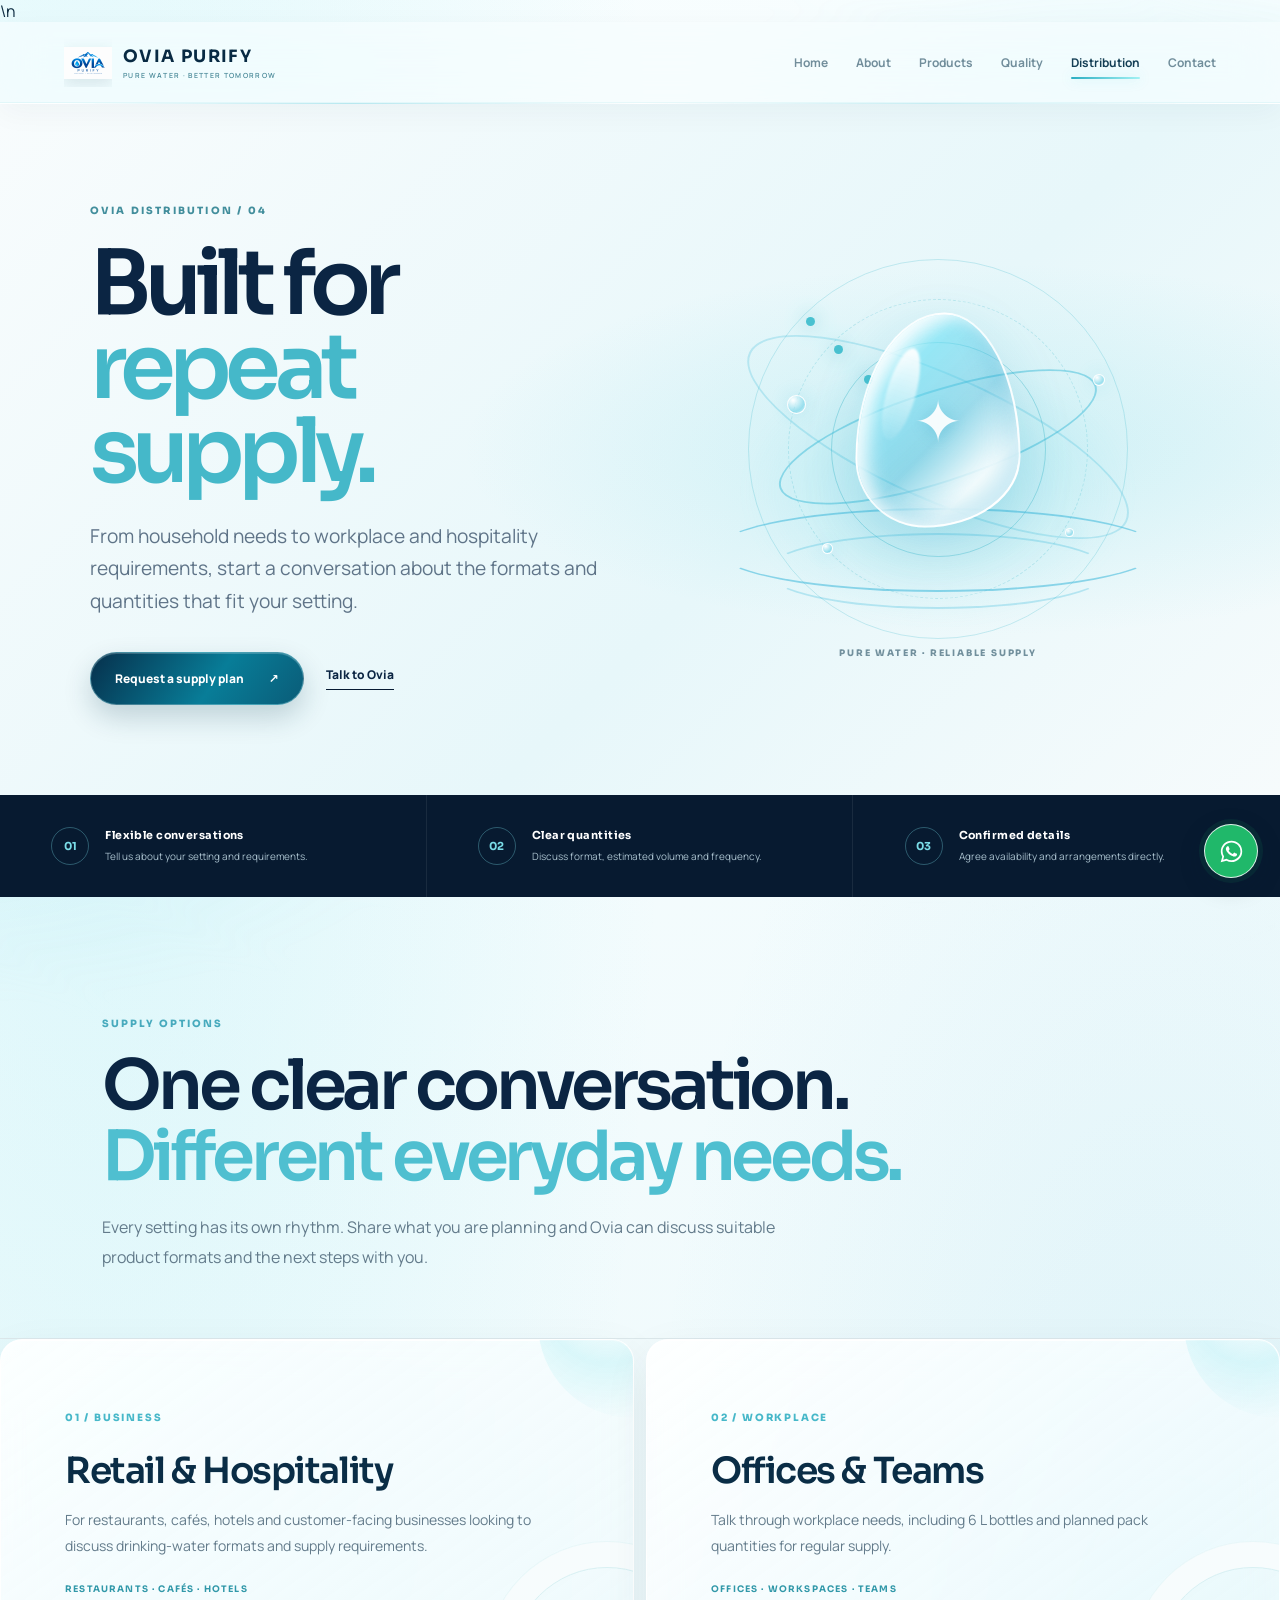
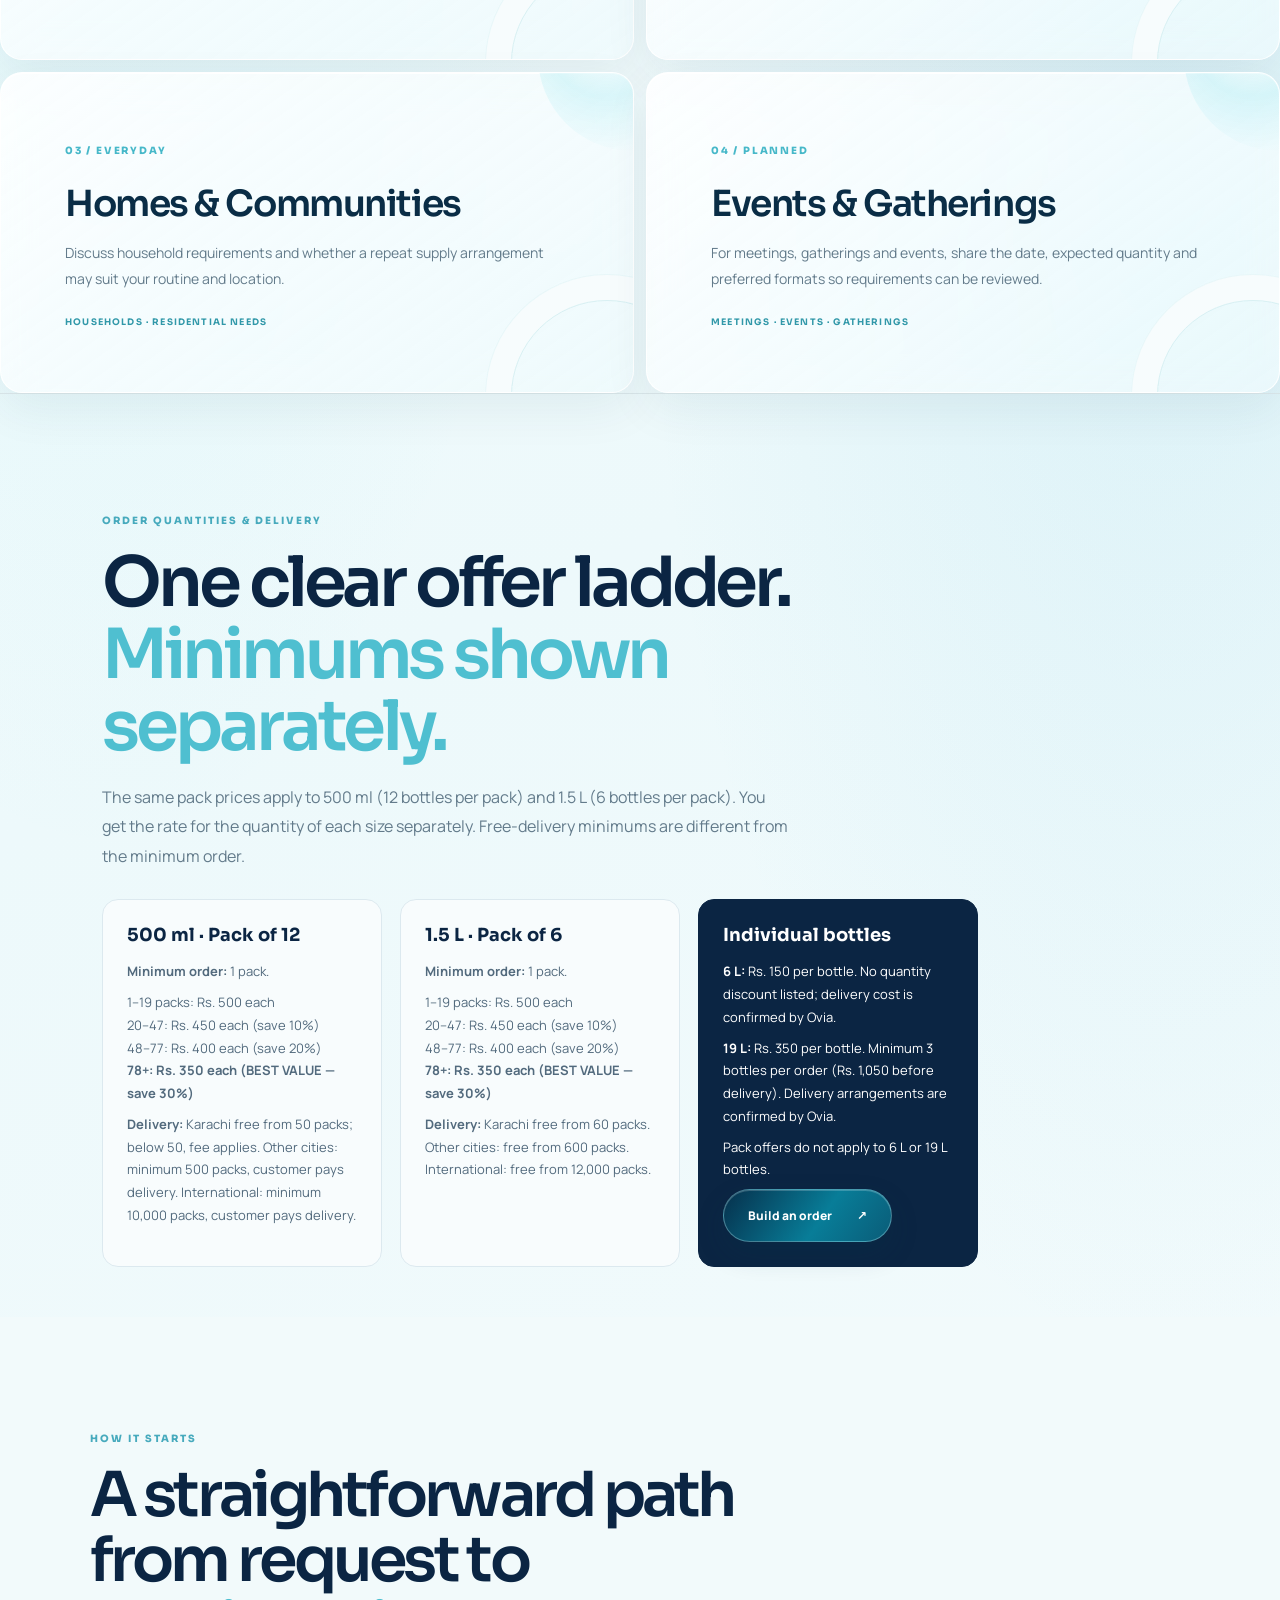
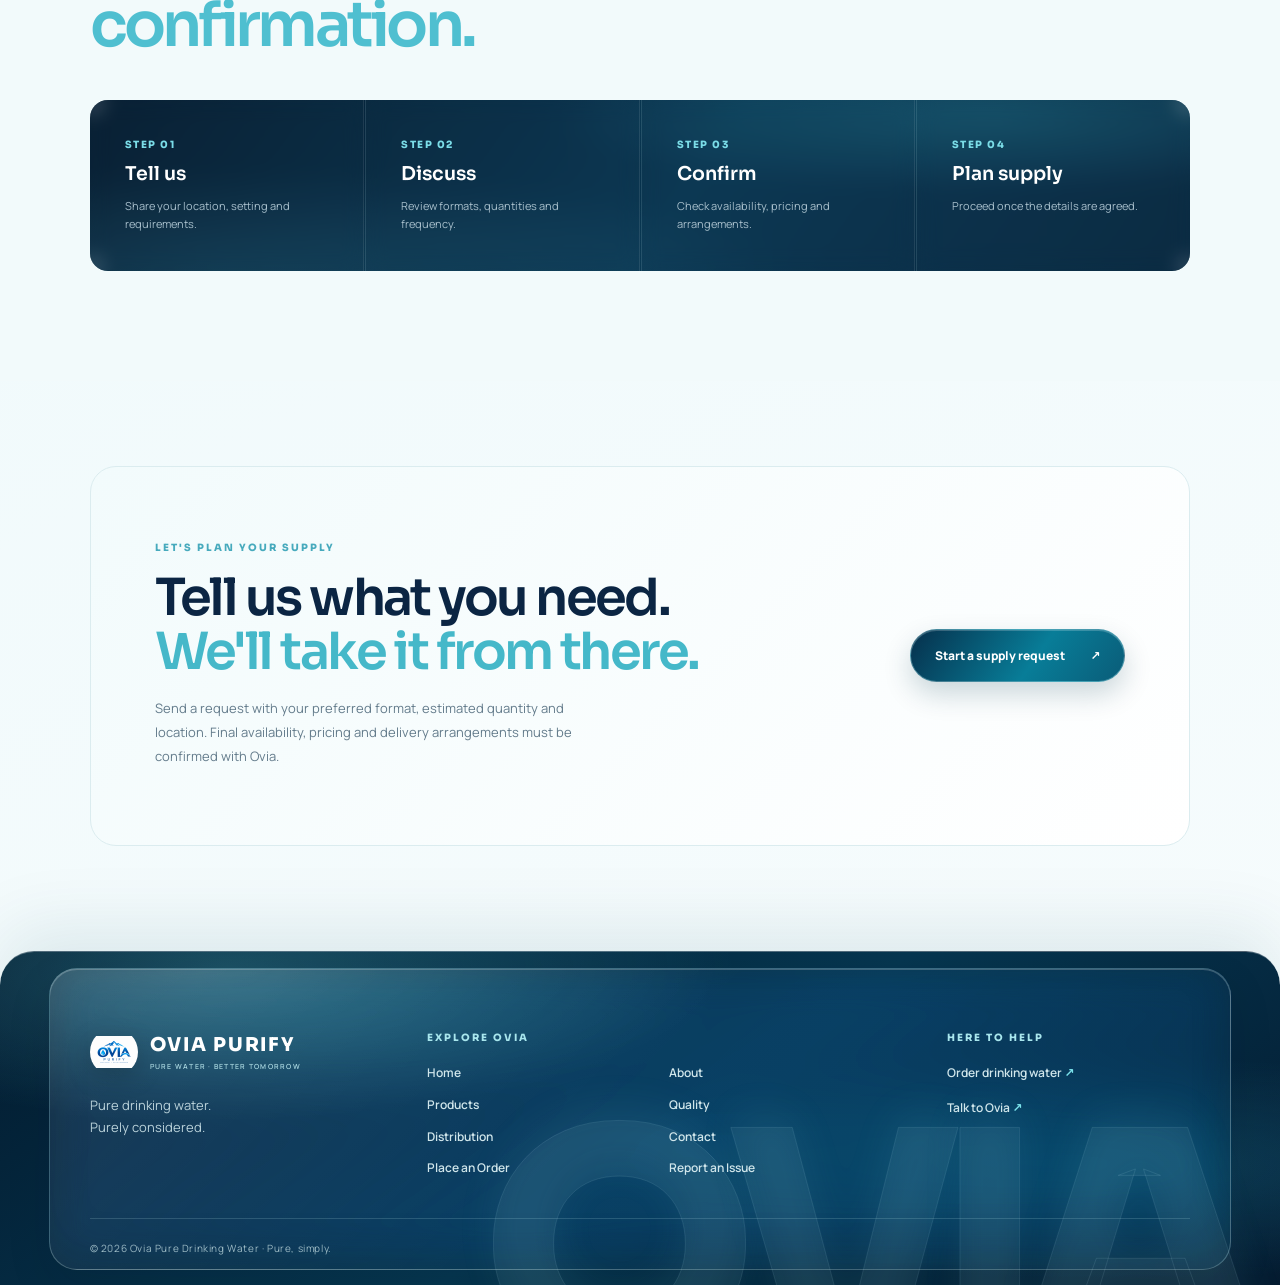
<file: distribution.html>
<!doctype html>
<html lang="en">
<head>
<meta charset="utf-8"><meta name="viewport" content="width=device-width,initial-scale=1">
<title>Ovia Purify Distribution — Supply for Every Setting</title>
<link rel="canonical" href="https://ovia-pure-drinking-water.github.io/oviapurelife.com/distribution.html">
<meta name="description" content="Explore Ovia drinking-water supply options for homes, workplaces, hospitality, retail and events. Contact Ovia to discuss formats and quantities.">
<link rel="preconnect" href="https://fonts.googleapis.com"><link rel="preconnect" href="https://fonts.gstatic.com" crossorigin>
<link href="https://fonts.googleapis.com/css2?family=Manrope:wght@400;500;600;700;800&family=Sora:wght@500;600;700&display=swap" rel="stylesheet">
<link rel="icon" type="image/png" href="ovia-logo.png?v=20261027"><link rel="stylesheet" href="styles.css?v=ovia-headerlogo3">
<style id="distribution-page-refinement">
/* Distribution page only: preserve Ovia identity and readable content without relying on reveal JS. */
.reveal{opacity:1!important;transform:none!important}
.brand{gap:11px;text-decoration:none}.brand-mark{width:48px;height:48px;flex:0 0 48px;border:0;border-radius:0;display:block;color:#0b2543}.brand-mark img{display:block;width:100%;height:100%;object-fit:contain}.brand-word{font:700 17px Sora,sans-serif;letter-spacing:.08em;color:#0b2543;white-space:nowrap}.brand-word small{display:block;font:600 7px Manrope,sans-serif;letter-spacing:.19em;color:#526a7d;opacity:1}
.dist-hero{position:relative;isolation:isolate;overflow:hidden;min-height:650px;padding:90px clamp(24px,7vw,100px);display:grid;grid-template-columns:minmax(0,1.05fr) minmax(320px,.95fr);align-items:center;gap:3vw;background:radial-gradient(ellipse at 78% 50%,rgba(89,210,226,.2),transparent 38%),linear-gradient(135deg,#f8fcfd,#e7f7fa 60%,#f6fbfc)}
.dist-hero:before{content:"";position:absolute;inset:0;z-index:-1;opacity:.18;background-image:radial-gradient(#6aa9b9 .7px,transparent .7px);background-size:24px 24px;mask-image:linear-gradient(90deg,transparent,black)}
.dist-hero-copy{position:relative;z-index:2;max-width:700px}.dist-hero .eyebrow{font:800 10px Sora;letter-spacing:.22em;color:#428e9c}.dist-hero h1{font:600 clamp(50px,7vw,100px)/.94 Sora;letter-spacing:-.075em;color:#0b2543;margin:25px 0}.dist-hero h1 em{font-style:normal;color:#45b8c9}.dist-hero .lead{max-width:600px}.dist-actions{display:flex;gap:22px;align-items:center;flex-wrap:wrap;margin-top:34px}.dist-actions .text-link{color:#0b2543}
.dist-art{height:410px;position:relative;display:grid;place-items:center;min-width:0}.dist-ring{position:absolute;width:min(100%,380px);aspect-ratio:1;border:1px solid #42b9cb42;border-radius:50%;animation:distSpin 35s linear infinite}.dist-ring:before{content:"";position:absolute;left:15%;top:15%;width:9px;height:9px;border-radius:50%;background:#49c1d0;box-shadow:0 0 20px #49c1d0}.dist-ring.two{width:min(78%,300px);border-style:dashed;animation-direction:reverse;animation-duration:43s}.dist-ring.three{width:min(55%,215px);border-color:#42b9cb66;animation-duration:25s}.dist-core{width:120px;height:155px;position:relative;border-radius:28px 28px 34px 34px;background:linear-gradient(110deg,#fff,#d5f4f6 36%,#82d9e4 70%,#faffff);box-shadow:inset -10px -4px 20px #198da324,inset 8px 0 14px #fff,0 30px 65px #0d64752b;display:grid;place-items:center;animation:distFloat 5.5s ease-in-out infinite}.dist-core:before{content:"";position:absolute;top:-21px;width:42px;height:28px;border-radius:7px 7px 3px 3px;background:linear-gradient(90deg,#b9e9ee,#fff,#9bdce4);border:1px solid #a3dce2}.dist-core:after{content:"";position:absolute;left:14px;top:15px;width:17px;height:92px;border-radius:20px;background:linear-gradient(#fff9,transparent)}.dist-core span{position:relative;z-index:1;color:#0b2543;font:700 16px Sora;letter-spacing:.14em}.dist-art-caption{position:absolute;bottom:3px;left:50%;transform:translateX(-50%);white-space:nowrap;font:800 9px Sora;letter-spacing:.2em;color:#72909d}
.dist-highlights{display:grid;grid-template-columns:repeat(3,minmax(0,1fr));background:#071a30;color:#fff}.dist-highlight{padding:32px clamp(20px,4vw,55px);display:flex;align-items:center;gap:16px;border-right:1px solid #ffffff13}.dist-highlight:last-child{border-right:0}.dist-highlight>span{width:38px;height:38px;flex:0 0 38px;border-radius:50%;display:grid;place-items:center;border:1px solid #7adce755;color:#7adce7;font:700 11px Sora}.dist-highlight b{display:block;font:700 11px Sora;letter-spacing:.04em}.dist-highlight small{display:block;margin-top:6px;color:#a9c0cd;font-size:10px;line-height:1.6}
.dist-section-intro{padding:110px 8vw 50px;max-width:1080px}.dist-section-intro .eyebrow{font:800 10px Sora;letter-spacing:.2em;color:#47aabd}.dist-section-intro h2{font:600 clamp(38px,5.4vw,70px)/1.04 Sora;letter-spacing:-.06em;color:#0b2543;margin:20px 0}.dist-section-intro h2 em{font-style:normal;color:#4fbfd0}.dist-section-intro p{max-width:690px;line-height:1.85;color:#637b8b}
.distribution-grid{display:grid;grid-template-columns:repeat(2,minmax(0,1fr));gap:1px;background:#dce8eb;border-top:1px solid #dce8eb;border-bottom:1px solid #dce8eb}
.dist-card{position:relative;overflow:hidden;min-height:290px;background:#fff;padding:clamp(32px,5vw,70px) clamp(25px,8vw,108px);transition:background .3s}.dist-card:after{content:"";position:absolute;right:-70px;bottom:-100px;width:190px;height:190px;border:1px solid #d9f0f3;border-radius:50%;box-shadow:0 0 0 25px #f7fcfd,0 0 0 26px #e8f7f9;pointer-events:none;transition:transform .4s}.dist-card:hover{background:#fbfeff}.dist-card:hover:after{transform:scale(1.1)}.dist-card>span{font:800 10px Sora;color:#47b8c9;letter-spacing:.18em}.dist-card h2{position:relative;z-index:1;font:600 clamp(27px,3vw,36px) Sora;letter-spacing:-.04em;color:#0b2543;margin:22px 0 12px}.dist-card p{position:relative;z-index:1;max-width:510px;font-size:14px;line-height:1.85;color:#637b8b}.dist-card small{position:relative;z-index:1;display:block;margin-top:24px;font:700 9px Sora;letter-spacing:.13em;color:#3198a9}
.dist-process{padding:105px clamp(24px,7vw,100px) 110px;background:#f2fafb}.dist-process-head{max-width:760px;margin-bottom:42px}.dist-process-head .eyebrow{font:800 10px Sora;letter-spacing:.2em;color:#47aabd}.dist-process-head h2{font:600 clamp(37px,5vw,62px)/1.05 Sora;letter-spacing:-.06em;color:#0b2543;margin:18px 0}.dist-process-head h2 em{font-style:normal;color:#4fbfd0}.process-strip{display:grid;grid-template-columns:repeat(4,minmax(0,1fr));background:#071a30;color:white;border-radius:18px;overflow:hidden}.process-strip>div{padding:38px clamp(16px,3vw,35px);border-right:1px solid #ffffff16;display:flex;flex-direction:column;gap:11px;min-height:155px}.process-strip>div:last-child{border-right:0}.process-strip span{color:#7adce7;font:800 10px Sora;letter-spacing:.15em}.process-strip b{font:600 19px Sora}.process-strip small{color:#a9c0cd;line-height:1.6;font-size:11px}
.dist-cta{margin:85px clamp(20px,7vw,100px) 105px;padding:clamp(32px,5vw,65px);border:1px solid #dbecef;border-radius:26px;background:linear-gradient(135deg,#f2fbfc,#fff);display:flex;justify-content:space-between;align-items:center;gap:35px}.dist-cta .eyebrow{font:800 10px Sora;letter-spacing:.2em;color:#47aabd}.dist-cta h2{font:600 clamp(32px,4vw,52px)/1.06 Sora;letter-spacing:-.05em;color:#0b2543;margin:17px 0}.dist-cta h2 em{font-style:normal;color:#45b8c9}.dist-cta p{max-width:460px;color:#637b8b;font-size:13px;line-height:1.85}
.home-footer{grid-template-columns:minmax(200px,1fr) minmax(300px,1.6fr) minmax(150px,.8fr);gap:42px 55px;padding:64px clamp(24px,7vw,100px) 28px}.home-footer .footer-logo{display:inline-flex;align-items:center;gap:12px;color:#fff;text-decoration:none}.home-footer .footer-logo-image{width:42px;height:42px;flex:0 0 42px;object-fit:contain;border-radius:50%}.home-footer .footer-logo span{font:700 23px Sora;letter-spacing:.17em}.home-footer .footer-logo small{display:block;margin-top:5px;color:#a7bfce;font:600 7px Manrope;letter-spacing:.18em}.home-footer .footer-brand p{font-size:13px;color:#a9bdc9}.home-footer .footer-navigation>strong,.home-footer .footer-contact>strong{display:block;margin:3px 0 20px;color:#f6fbff;font:700 10px Sora;letter-spacing:.18em}.home-footer .footer-links{display:grid;grid-template-columns:repeat(2,minmax(0,1fr));gap:15px 25px}.home-footer .footer-links a,.home-footer .footer-contact>a{font-size:12px;color:#b9cbd5;text-decoration:none;transition:color .2s}.home-footer .footer-links a:hover,.home-footer .footer-contact>a:hover{color:#7adce7}.home-footer .footer-contact>a{display:block;margin:0 0 16px}.home-footer .footer-contact>a span{color:#7adce7}.home-footer>small{grid-column:1/-1;border-top:1px solid #ffffff14;padding-top:24px;opacity:.7}
@keyframes distSpin{to{transform:rotate(360deg)}}@keyframes distFloat{0%,100%{translate:0 0}50%{translate:0 -12px}}
@media(max-width:850px){.dist-hero{grid-template-columns:1fr;min-height:0;padding-top:76px;padding-bottom:55px}.dist-art{height:340px;margin-top:10px}.dist-ring{width:min(88%,330px)}.dist-ring.two{width:min(70%,260px)}.dist-ring.three{width:min(52%,190px)}.dist-core{width:100px;height:130px}.dist-highlights{grid-template-columns:1fr}.dist-highlight{border-right:0;border-bottom:1px solid #ffffff13;padding:22px 7vw}.dist-highlight:last-child{border-bottom:0}.dist-section-intro{padding:80px 7vw 40px}.dist-card{padding:42px 6vw;min-height:270px}.process-strip{grid-template-columns:repeat(2,minmax(0,1fr))}.process-strip>div:nth-child(2){border-right:0}.process-strip>div:nth-child(-n+2){border-bottom:1px solid #ffffff16}.dist-cta{align-items:flex-start;flex-direction:column}.home-footer{grid-template-columns:1fr 1fr;gap:36px}.home-footer .footer-brand{grid-column:1/-1}}
@media(max-width:560px){.dist-hero{padding:62px 22px 40px}.dist-hero h1{font-size:clamp(47px,12.5vw,66px)}.dist-hero .lead{font-size:16px}.dist-art{height:285px}.dist-core{width:88px;height:116px}.dist-art-caption{font-size:8px;letter-spacing:.14em}.dist-section-intro{padding:68px 23px 30px}.distribution-grid{grid-template-columns:1fr}.dist-card{min-height:0;padding:36px 26px 42px}.dist-process{padding:70px 20px}.process-strip>div{padding:25px 18px;min-height:140px}.process-strip b{font-size:16px}.dist-cta{margin:50px 18px 65px;padding:27px 23px;border-radius:20px}.home-footer{grid-template-columns:1fr;padding:50px 25px 25px;gap:32px}.home-footer .footer-brand{grid-column:auto}.home-footer .footer-links{grid-template-columns:repeat(2,minmax(0,1fr));gap:13px 20px}}
@media(prefers-reduced-motion:reduce){.dist-ring,.dist-core{animation:none!important}.dist-card,.dist-card:after{transition:none!important}}
 .dist-rule-grid{display:grid;grid-template-columns:repeat(3,minmax(0,1fr));gap:18px;margin-top:28px}.dist-rule-grid article{padding:24px;border:1px solid #dce9ef;border-radius:16px;background:#f8fcfd}.dist-rule-grid h3{font:700 18px Sora,sans-serif;color:#0b2543;margin:0 0 14px}.dist-rule-grid p{font-size:13px;line-height:1.75;color:#526a7d;margin:8px 0}.dist-rule-grid .dist-saving{background:#0b2543;border-color:#0b2543}.dist-rule-grid .dist-saving h3,.dist-rule-grid .dist-saving p{color:#fff}@media(max-width:760px){.dist-rule-grid{grid-template-columns:1fr}}\n.dist-bottle-lineup{position:relative;z-index:2;display:flex;align-items:flex-end;justify-content:center;gap:clamp(8px,1.6vw,20px);width:100%;height:280px;max-width:430px;margin:0 auto;overflow:visible}
.dist-bottle{display:block;object-fit:contain;object-position:center bottom;width:auto;min-width:0;max-width:30%;height:auto;max-height:190px;filter:drop-shadow(0 12px 12px rgba(7,27,51,.14));animation:none!important;flex:0 1 auto}
.dist-bottle-small{max-height:132px;max-width:24%}
.dist-bottle-medium{max-height:170px;max-width:28%}
.dist-bottle-large{max-height:220px;max-width:39%}
.dist-art-caption{bottom:0;z-index:3}
@media(max-width:850px){.dist-bottle-lineup{height:260px;max-width:390px}.dist-bottle-small{max-height:125px}.dist-bottle-medium{max-height:160px}.dist-bottle-large{max-height:205px}}
@media(max-width:560px){.dist-art{height:260px}.dist-bottle-lineup{height:220px;gap:7px}.dist-bottle-small{max-height:105px;max-width:24%}.dist-bottle-medium{max-height:140px;max-width:29%}.dist-bottle-large{max-height:175px;max-width:38%}}
@media(prefers-reduced-motion:reduce){.dist-bottle{animation:none!important}}
/* Distribution hero: animated water artwork, no product bottles */
.water-art{isolation:isolate;overflow:hidden;min-height:420px}
.water-art:before{content:"";position:absolute;width:76%;height:62%;left:12%;bottom:9%;border-radius:50%;background:radial-gradient(ellipse,rgba(69,199,220,.24),rgba(110,221,239,.08) 52%,transparent 72%);filter:blur(7px);animation:waterGlow 5s ease-in-out infinite}
.water-art .dist-ring{z-index:0}
.water-orbit{position:absolute;z-index:1;left:50%;top:47%;width:66%;height:22%;border:2px solid rgba(55,185,214,.48);border-radius:50%;transform:translate(-50%,-50%) rotate(-18deg);animation:orbitDrift 8s ease-in-out infinite}
.orbit-b{width:82%;height:30%;border-color:rgba(55,185,214,.25);transform:translate(-50%,-50%) rotate(24deg);animation-delay:-3s}
.water-drop{position:absolute;z-index:3;left:50%;top:43%;width:clamp(105px,16vw,165px);height:clamp(145px,22vw,215px);transform:translate(-50%,-50%) rotate(0deg);border-radius:54% 46% 58% 42%/68% 67% 33% 32%;background:linear-gradient(135deg,rgba(255,255,255,.92) 4%,rgba(112,224,244,.65) 28%,rgba(36,165,208,.28) 55%,rgba(255,255,255,.92) 77%);border:2px solid rgba(255,255,255,.9);box-shadow:inset 10px 4px 18px rgba(255,255,255,.9),inset -12px -10px 25px rgba(31,161,205,.24),0 20px 55px rgba(26,153,194,.18);animation:dropFloat 4.5s ease-in-out infinite}
.drop-shine{position:absolute;top:15%;left:18%;width:18%;height:45%;border-radius:50%;background:linear-gradient(180deg,rgba(255,255,255,.95),rgba(255,255,255,.08));transform:rotate(16deg);filter:blur(1px)}
.drop-leaf{position:absolute;left:50%;top:50%;transform:translate(-50%,-50%);font-size:clamp(35px,5vw,58px);color:rgba(255,255,255,.92);text-shadow:0 2px 15px rgba(18,149,187,.22)}
.water-wave{position:absolute;z-index:2;left:50%;bottom:16%;width:88%;height:20%;border:2px solid rgba(62,184,218,.55);border-left-color:transparent;border-right-color:transparent;border-radius:50%;transform:translateX(-50%);animation:wavePulse 3.8s ease-in-out infinite}
.wave-b{width:68%;bottom:12%;height:18%;border-color:rgba(62,184,218,.3);border-left-color:transparent;border-right-color:transparent;animation-delay:-1.7s}
.water-bubble{position:absolute;z-index:4;width:14px;height:14px;border-radius:50%;border:1px solid rgba(255,255,255,.95);background:radial-gradient(circle at 30% 25%,#fff,rgba(76,199,226,.45) 65%,rgba(255,255,255,.3));box-shadow:0 0 18px rgba(66,196,222,.22);animation:bubbleRise 5s ease-in-out infinite}
.bubble-a{left:20%;top:37%;width:19px;height:19px}.bubble-b{right:17%;top:32%;width:12px;height:12px;animation-delay:-2s}.bubble-c{right:23%;bottom:29%;width:9px;height:9px;animation-delay:-3.4s}.bubble-d{left:27%;bottom:25%;width:11px;height:11px;animation-delay:-1s}
.water-art .dist-art-caption{z-index:5}
@keyframes dropFloat{0%,100%{margin-top:0;filter:drop-shadow(0 12px 18px rgba(20,150,190,.1))}50%{margin-top:-13px;filter:drop-shadow(0 20px 25px rgba(20,150,190,.2))}}
@keyframes wavePulse{0%,100%{transform:translateX(-50%) scaleX(.92);opacity:.55}50%{transform:translateX(-50%) scaleX(1.04);opacity:1}}
@keyframes bubbleRise{0%,100%{translate:0 7px;opacity:.65}50%{translate:0 -18px;opacity:1}}
@keyframes orbitDrift{0%,100%{rotate:-4deg;scale:1}50%{rotate:5deg;scale:1.04}}
@keyframes waterGlow{0%,100%{opacity:.65;transform:scale(.95)}50%{opacity:1;transform:scale(1.08)}}
@media(max-width:700px){.water-art{min-height:300px}.water-drop{width:112px;height:155px}.water-art .dist-art-caption{font-size:9px}}
@media(prefers-reduced-motion:reduce){.water-art *{animation:none!important}}

</style>\n<link rel="stylesheet" href="liquid.css?v=20261107-2">
</head>
<body>
<header class="site-header">
<a class="brand" href="index.html" aria-label="Ovia — Home" data-sound="click"><span class="brand-mark" aria-hidden="true"><img src="ovia-logo.png?v=20261027" alt=""></span><span class="brand-word">OVIA PURIFY<small>PURE WATER · BETTER TOMORROW</small></span></a>
<button class="menu-btn" type="button" aria-label="Open navigation menu" aria-controls="primary-navigation" aria-expanded="false" onclick="(function(b){var n=b.parentElement.querySelector('.nav');if(!n)return;var o=!n.classList.contains('open');n.classList.toggle('open',o);n.style.cssText=o?'display:flex;position:fixed;top:70px;left:0;right:0;flex-direction:column;background:#fff;padding:20px 25px;z-index:9999;box-shadow:0 20px 30px #071b3315;max-height:calc(100dvh - 70px);overflow-y:auto':'';b.setAttribute('aria-expanded',String(o));})(this)"><i></i><i></i></button>
<nav id="primary-navigation" class="nav"><a href="index.html">Home</a><a href="about.html">About</a><a href="products.html">Products</a><a href="quality.html">Quality</a><a class="active" href="distribution.html">Distribution</a><a href="contact.html">Contact</a></nav>
</header>
<main>
<section class="dist-hero">
<div class="dist-hero-copy reveal"><p class="eyebrow">OVIA DISTRIBUTION / 04</p><h1>Built for<br><em>repeat supply.</em></h1><p class="lead">From household needs to workplace and hospitality requirements, start a conversation about the formats and quantities that fit your setting.</p><div class="dist-actions"><a class="btn btn-primary" href="order.html?type=bulk" data-sound="whoosh">Request a supply plan <span>↗</span></a><a class="text-link" href="contact.html">Talk to Ovia</a></div></div>
<div class="dist-art water-art" role="img" aria-label="Animated abstract water droplet, flowing water and bubbles"><span class="dist-ring"></span><span class="dist-ring two"></span><span class="dist-ring three"></span><div class="water-orbit orbit-a"></div><div class="water-orbit orbit-b"></div><div class="water-drop"><span class="drop-shine"></span><span class="drop-leaf">✦</span></div><div class="water-wave wave-a"></div><div class="water-wave wave-b"></div><span class="water-bubble bubble-a"></span><span class="water-bubble bubble-b"></span><span class="water-bubble bubble-c"></span><span class="water-bubble bubble-d"></span><span class="dist-art-caption">PURE WATER · RELIABLE SUPPLY</span></div>
</section>
<section class="dist-highlights" aria-label="Supply principles"><div class="dist-highlight"><span>01</span><div><b>Flexible conversations</b><small>Tell us about your setting and requirements.</small></div></div><div class="dist-highlight"><span>02</span><div><b>Clear quantities</b><small>Discuss format, estimated volume and frequency.</small></div></div><div class="dist-highlight"><span>03</span><div><b>Confirmed details</b><small>Agree availability and arrangements directly.</small></div></div></section>
<section id="supply-options"><div class="dist-section-intro reveal"><p class="eyebrow">SUPPLY OPTIONS</p><h2>One clear conversation.<br><em>Different everyday needs.</em></h2><p>Every setting has its own rhythm. Share what you are planning and Ovia can discuss suitable product formats and the next steps with you.</p></div>
<div class="distribution-grid">
<article class="dist-card reveal"><span>01 / BUSINESS</span><h2>Retail & Hospitality</h2><p>For restaurants, cafés, hotels and customer-facing businesses looking to discuss drinking-water formats and supply requirements.</p><small>RESTAURANTS · CAFÉS · HOTELS</small></article>
<article class="dist-card reveal"><span>02 / WORKPLACE</span><h2>Offices & Teams</h2><p>Talk through workplace needs, including 6 L bottles and planned pack quantities for regular supply.</p><small>OFFICES · WORKSPACES · TEAMS</small></article>
<article class="dist-card reveal"><span>03 / EVERYDAY</span><h2>Homes & Communities</h2><p>Discuss household requirements and whether a repeat supply arrangement may suit your routine and location.</p><small>HOUSEHOLDS · RESIDENTIAL NEEDS</small></article>
<article class="dist-card reveal"><span>04 / PLANNED</span><h2>Events & Gatherings</h2><p>For meetings, gatherings and events, share the date, expected quantity and preferred formats so requirements can be reviewed.</p><small>MEETINGS · EVENTS · GATHERINGS</small></article>
</div></section>
<section class="dist-section-intro dist-order-rules"><p class="eyebrow">ORDER QUANTITIES & DELIVERY</p><h2>One clear offer ladder.<br><em>Minimums shown separately.</em></h2><p>The same pack prices apply to 500 ml (12 bottles per pack) and 1.5 L (6 bottles per pack). You get the rate for the quantity of each size separately. Free-delivery minimums are different from the minimum order.</p><div class="dist-rule-grid">
<article><h3>500 ml · Pack of 12</h3><p><strong>Minimum order:</strong> 1 pack.</p><p>1–19 packs: Rs. 500 each<br>20–47: Rs. 450 each (save 10%)<br>48–77: Rs. 400 each (save 20%)<br><strong>78+: Rs. 350 each (BEST VALUE — save 30%)</strong></p><p><strong>Delivery:</strong> Karachi free from 50 packs; below 50, fee applies. Other cities: minimum 500 packs, customer pays delivery. International: minimum 10,000 packs, customer pays delivery.</p></article>
<article><h3>1.5 L · Pack of 6</h3><p><strong>Minimum order:</strong> 1 pack.</p><p>1–19 packs: Rs. 500 each<br>20–47: Rs. 450 each (save 10%)<br>48–77: Rs. 400 each (save 20%)<br><strong>78+: Rs. 350 each (BEST VALUE — save 30%)</strong></p><p><strong>Delivery:</strong> Karachi free from 60 packs. Other cities: free from 600 packs. International: free from 12,000 packs.</p></article>
<article class="dist-saving"><h3>Individual bottles</h3><p><strong>6 L:</strong> Rs. 150 per bottle. No quantity discount listed; delivery cost is confirmed by Ovia.</p><p><strong>19 L:</strong> Rs. 350 per bottle. Minimum 3 bottles per order (Rs. 1,050 before delivery). Delivery arrangements are confirmed by Ovia.</p><p>Pack offers do not apply to 6 L or 19 L bottles.</p><a class="btn btn-primary" href="order.html" data-sound="whoosh">Build an order <span>↗</span></a></article>
</div></section><section class="dist-process"><div class="dist-process-head"><p class="eyebrow">HOW IT STARTS</p><h2>A straightforward path<br>from request to <em>confirmation.</em></h2></div><div class="process-strip"><div><span>STEP 01</span><b>Tell us</b><small>Share your location, setting and requirements.</small></div><div><span>STEP 02</span><b>Discuss</b><small>Review formats, quantities and frequency.</small></div><div><span>STEP 03</span><b>Confirm</b><small>Check availability, pricing and arrangements.</small></div><div><span>STEP 04</span><b>Plan supply</b><small>Proceed once the details are agreed.</small></div></div></section>
<section class="dist-cta"><div><p class="eyebrow">LET'S PLAN YOUR SUPPLY</p><h2>Tell us what you need.<br><em>We'll take it from there.</em></h2><p>Send a request with your preferred format, estimated quantity and location. Final availability, pricing and delivery arrangements must be confirmed with Ovia.</p></div><a class="btn btn-primary" href="order.html?type=bulk" data-sound="click">Start a supply request <span>↗</span></a></section>
</main>
<footer class="footer home-footer"><div class="footer-brand"><a class="footer-logo" href="index.html" aria-label="Ovia Home"><img src="ovia-logo.png?v=20261027" alt="" class="footer-logo-image"><span>OVIA PURIFY<small>PURE WATER · BETTER TOMORROW</small></span></a><p>Pure drinking water.<br>Purely considered.</p></div><div class="footer-navigation"><strong>EXPLORE OVIA</strong><div class="footer-links"><a href="index.html">Home</a><a href="about.html">About</a><a href="products.html">Products</a><a href="quality.html">Quality</a><a href="distribution.html">Distribution</a><a href="contact.html">Contact</a><a href="order.html">Place an Order</a><a href="report.html">Report an Issue</a></div></div><div class="footer-contact"><strong>HERE TO HELP</strong><a href="order.html">Order drinking water <span>↗</span></a><a href="contact.html">Talk to Ovia <span>↗</span></a></div><small>© 2026 Ovia Pure Drinking Water · Pure, simply.</small></footer>
<div id="toast"></div><div id="success-modal"></div><script src="app.js?v=pricing-clean-20261027-v2"></script>

<style id="ovia-whatsapp-widget">
.ovia-wa-float{position:fixed;right:22px;bottom:22px;z-index:10000;width:54px;height:54px;display:grid;place-items:center;border-radius:50%;background:#20b86a;color:#fff;border:1px solid rgba(255,255,255,.85);box-shadow:0 8px 26px rgba(7,26,48,.22),0 0 0 5px rgba(32,184,106,.10);text-decoration:none;transition:transform .22s ease,box-shadow .22s ease;isolation:isolate}
.ovia-wa-float:hover{transform:translateY(-3px);box-shadow:0 12px 30px rgba(7,26,48,.25),0 0 0 6px rgba(32,184,106,.14)}
.ovia-wa-float:focus-visible{outline:3px solid #0b2543;outline-offset:4px}
.ovia-wa-float svg{width:27px;height:27px;display:block;fill:currentColor}
@media(max-width:600px){.ovia-wa-float{right:15px;bottom:16px;width:50px;height:50px}.ovia-wa-float svg{width:25px;height:25px}}
@media(prefers-reduced-motion:reduce){.ovia-wa-float{transition:none}}
</style>
<a class="ovia-wa-float" href="https://wa.me/923101215472?text=Hello%20Ovia%20team%2C%20I%E2%80%99d%20like%20to%20know%20more%20about%20your%20products%20and%20services.%0A%0ACould%20you%20please%20assist%20me%20with%20my%20enquiry%3F" target="_blank" rel="noopener noreferrer" aria-label="Chat with Ovia on WhatsApp" title="Chat with Ovia">
<svg viewBox="0 0 32 32" aria-hidden="true"><path d="M16.02 3.2C9.03 3.2 3.34 8.85 3.34 15.8c0 2.23.59 4.4 1.72 6.32L3.2 28.8l6.86-1.79a12.8 12.8 0 0 0 5.95 1.47h.01c6.98 0 12.67-5.65 12.67-12.6 0-3.37-1.32-6.54-3.71-8.92a12.6 12.6 0 0 0-8.96-3.76Zm0 23.14h-.01a10.6 10.6 0 0 1-5.4-1.47l-.39-.23-4.07 1.06 1.09-3.95-.25-.4a10.47 10.47 0 0 1-1.62-5.55c0-5.82 4.78-10.56 10.65-10.56 2.84 0 5.51 1.1 7.52 3.1a10.45 10.45 0 0 1 3.12 7.46c0 5.82-4.78 10.54-10.64 10.54Zm5.84-7.9c-.32-.16-1.9-.93-2.2-1.03-.3-.11-.51-.16-.73.16-.22.32-.84 1.03-1.03 1.24-.19.21-.38.24-.7.08-.33-.16-1.38-.5-2.62-1.58-.97-.85-1.63-1.9-1.82-2.22-.19-.32-.02-.5.14-.66.14-.14.32-.38.49-.56.16-.19.22-.32.33-.54.1-.22.05-.4-.03-.56-.08-.16-.73-1.74-1-2.38-.26-.62-.53-.53-.73-.54h-.62c-.22 0-.57.08-.87.4-.3.32-1.14 1.1-1.14 2.67s1.17 3.1 1.33 3.31c.16.22 2.3 3.49 5.57 4.89.78.33 1.39.53 1.87.68.79.25 1.5.21 2.06.13.63-.09 1.9-.77 2.17-1.52.27-.75.27-1.39.19-1.52-.08-.14-.3-.22-.62-.38Z"/></svg>
</a>

</body>
</html>
</file>
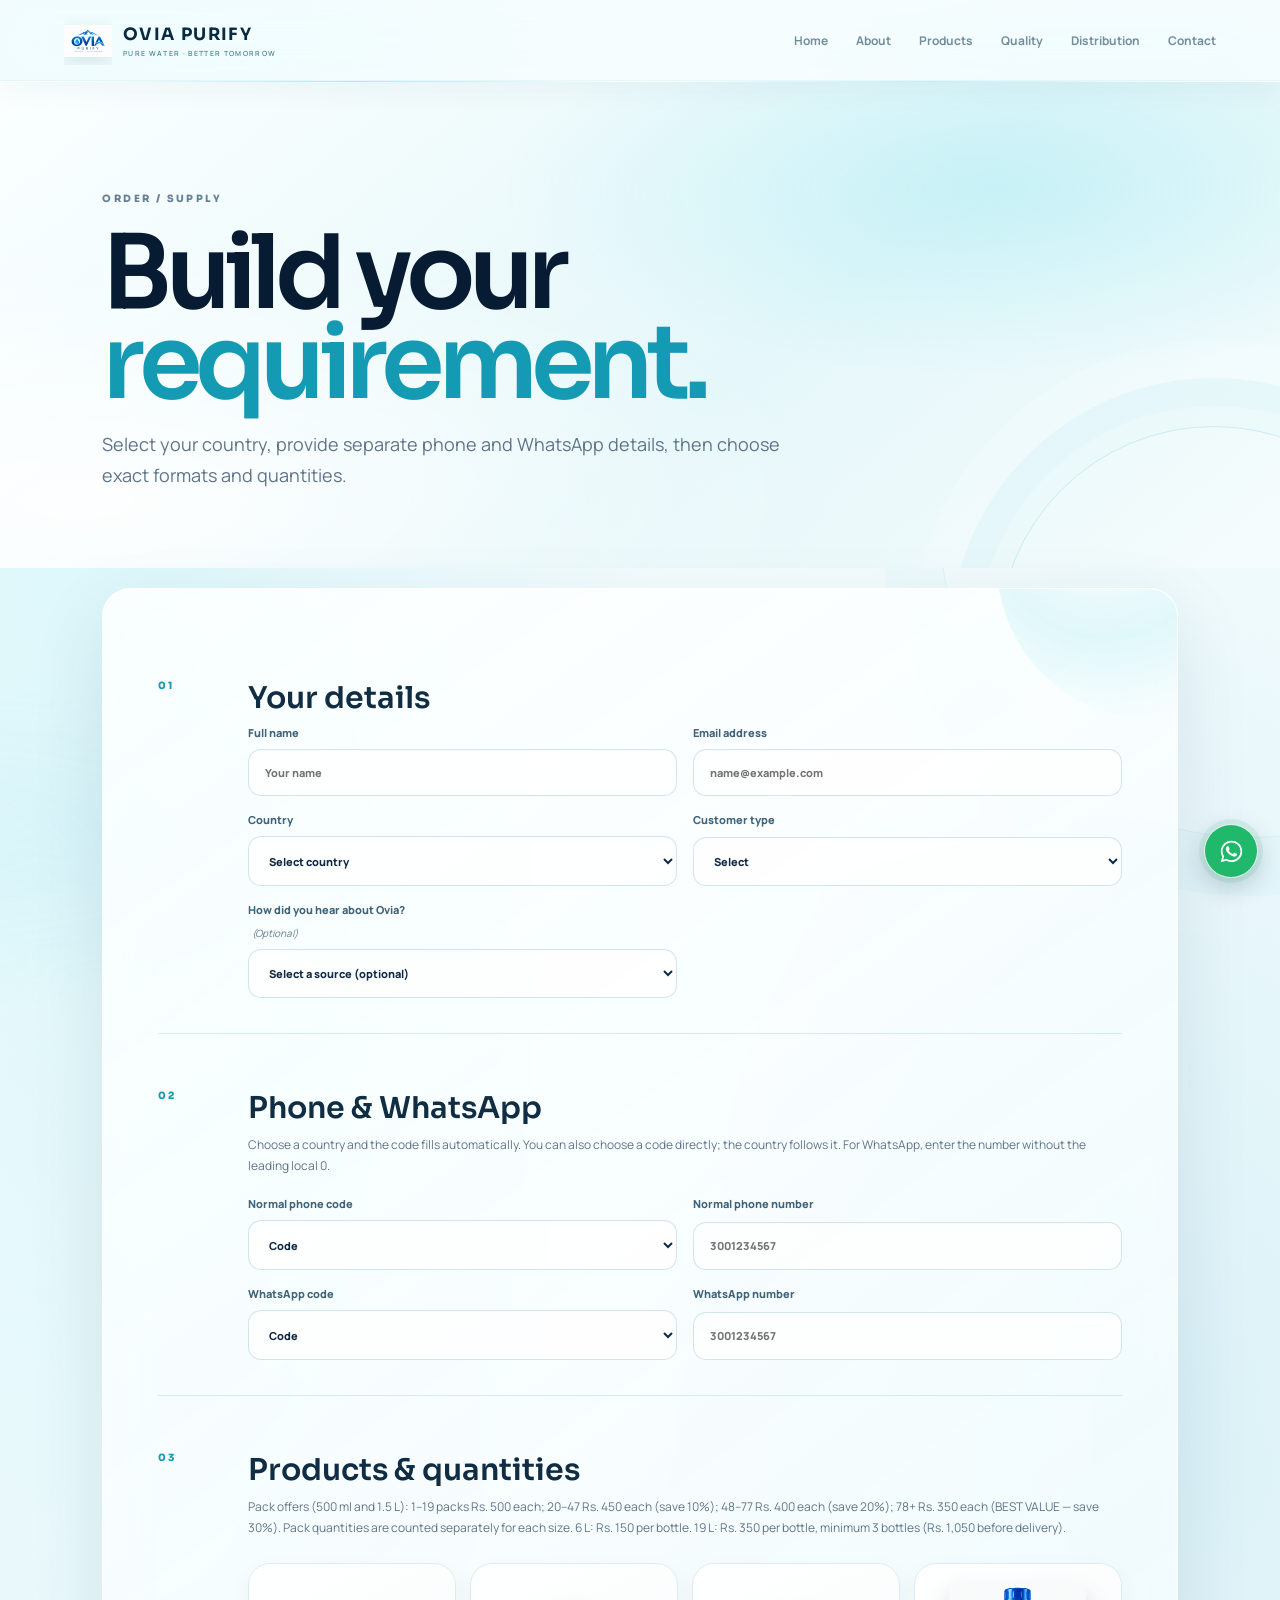
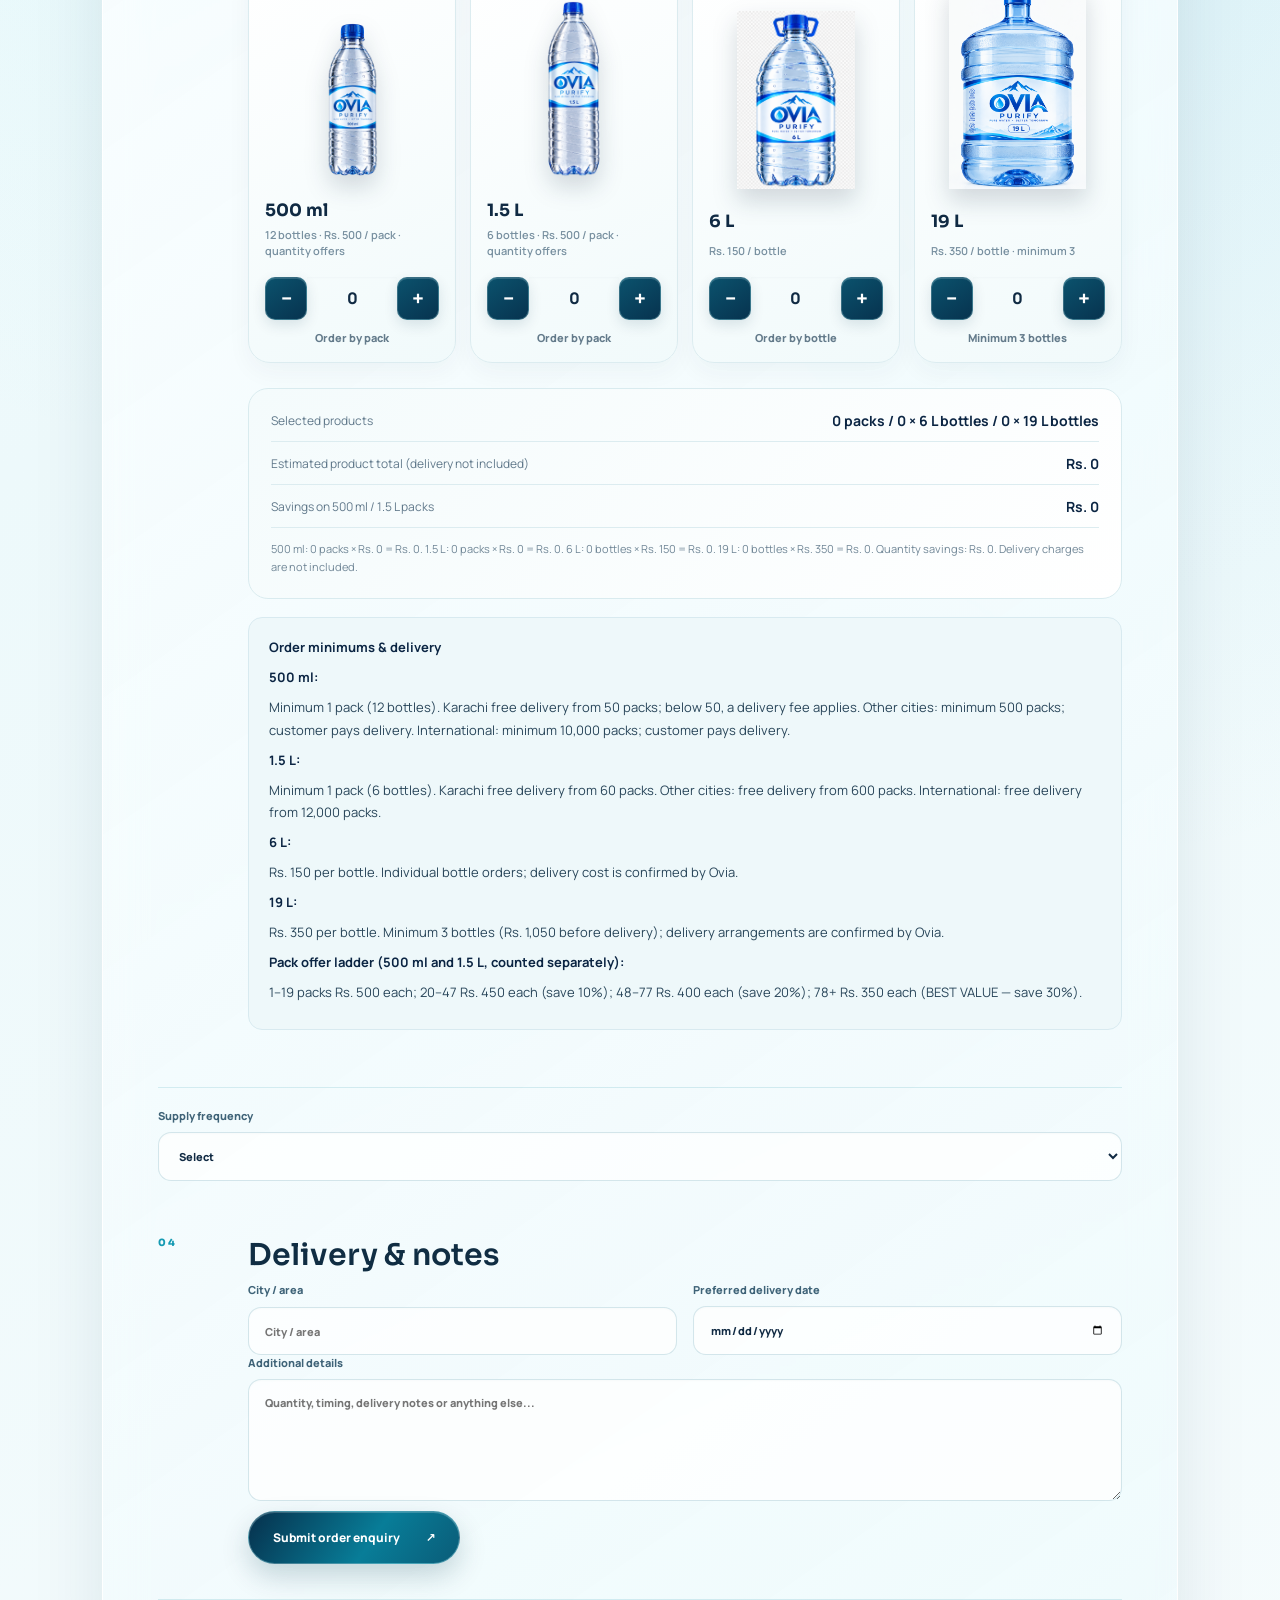
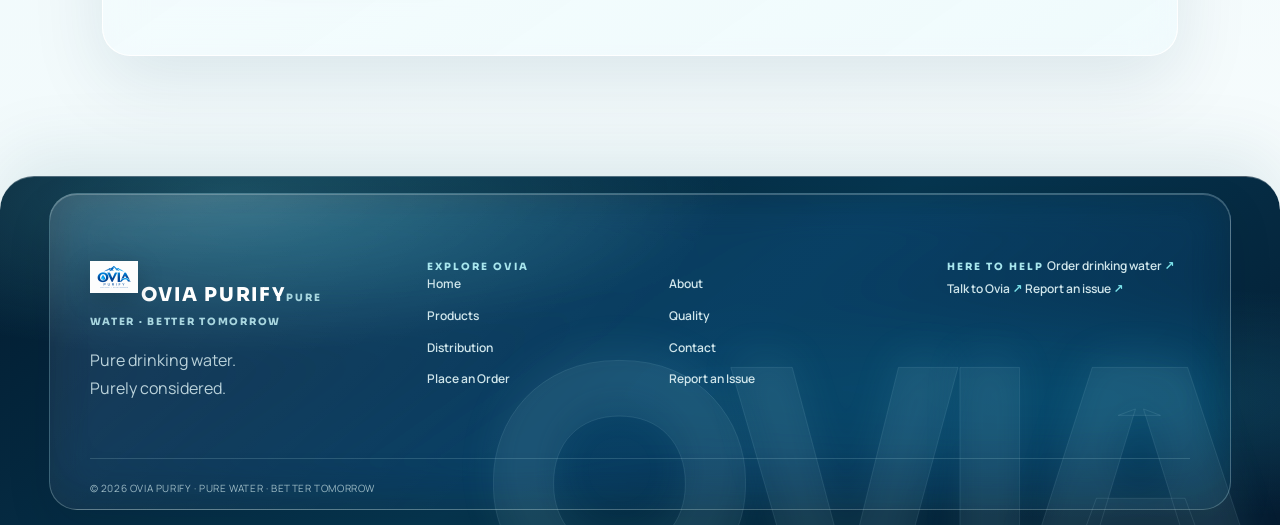
<file: order.html>
<!doctype html><html lang="en"><head><meta charset="utf-8"><meta name="viewport" content="width=device-width,initial-scale=1"><title>Ovia Purify Order & Supply Enquiry</title>
<meta name="description" content="Send Ovia an order and supply enquiry for product formats, quantities and delivery planning.">
<link rel="canonical" href="https://ovia-pure-drinking-water.github.io/oviapurelife.com/order.html"><link rel="preconnect" href="https://fonts.googleapis.com"><link href="https://fonts.googleapis.com/css2?family=Manrope:wght@400;500;600;700;800&family=Sora:wght@500;600;700&display=swap" rel="stylesheet"><link rel="icon" type="image/png" href="ovia-logo.png?v=20261027"><link rel="stylesheet" href="styles.css?v=ovia-headerlogo3"><style>.brand{gap:11px;text-decoration:none}.brand-mark{width:48px;height:48px;flex:0 0 48px;border:0;border-radius:0;display:block;color:#0b2543}.brand-mark img{display:block;width:100%;height:100%;object-fit:contain}.brand-word{font:700 17px Sora,sans-serif;letter-spacing:.08em;color:#0b2543;white-space:nowrap}.brand-word small{display:block;font:600 7px Manrope,sans-serif;letter-spacing:.19em;color:#526a7d;opacity:1}@media(max-width:680px){.brand{gap:8px}.brand-mark{width:40px;height:40px;flex-basis:40px}.brand-word{font-size:16px}.brand-word small{font-size:7px}}</style><style>.simple-footer-brand{display:flex;align-items:center;gap:12px}.simple-footer-brand img{width:42px;height:42px;flex:0 0 42px;object-fit:contain;border-radius:50%}.simple-footer-brand b{display:block} .quantity-unit{display:block;margin-top:7px;font-size:11px;color:#647b8b}.order-rules-note{margin:22px 0;padding:18px 20px;background:#eef8fa;border:1px solid #d8eaf0;border-radius:14px;color:#29465a;font-size:13px;line-height:1.7}.order-rules-note strong{display:block;color:#0b2543;margin-bottom:8px}.order-rules-note p{margin:8px 0}</style><style id="ovia-order-product-polish">.quantity-grid{align-items:stretch}.quantity-grid>label.order-product-card{display:flex;flex-direction:column;justify-content:flex-end;gap:10px;min-width:0;padding:20px 16px 17px;background:linear-gradient(155deg,#fff,#f1fafb);border:1px solid #dcecf0;border-radius:22px;transition:transform .3s ease,box-shadow .3s ease,border-color .3s ease}.quantity-grid>label.order-product-card:hover{transform:translateY(-4px);border-color:#9ddde6;box-shadow:0 15px 35px rgba(7,27,51,.08)}.order-bottle{display:block;object-fit:contain;width:auto;height:175px;max-width:90%;margin:0 auto 12px;filter:drop-shadow(0 12px 12px rgba(7,27,51,.16))}.order-bottle-500{height:158px;max-width:72%}.order-bottle-1500{height:178px;max-width:76%}.order-bottle-6l{height:178px;max-width:90%}.order-product-card .q-title{display:flex;flex-direction:column;gap:6px;min-height:49px;font-size:17px}.order-product-card .q-title small{font-size:11px;line-height:1.5}.order-product-card .stepper{grid-template-columns:42px minmax(35px,1fr) 42px;margin-top:7px}.order-product-card .stepper button{min-height:43px;border-radius:10px;font-size:21px;cursor:pointer}.order-product-card .stepper input{min-width:0;padding:10px 4px;border:0;background:transparent;font-weight:800;font-size:16px}.order-product-card .quantity-unit{text-align:center;margin-top:0}.order-estimate{margin:22px 0 10px;padding:22px;border:1px solid #d9ebef;border-radius:20px;background:linear-gradient(135deg,#f4fbfc,#fff);display:grid;gap:12px}.order-estimate>div{display:flex;align-items:center;justify-content:space-between;gap:18px;padding-bottom:11px;border-bottom:1px solid #dcecf0}.order-estimate>div span{font-size:12px;color:#61798b}.order-estimate>div strong{font-size:14px;color:#0b2543;text-align:right}.order-estimate p{margin:0;font-size:11px;line-height:1.65;color:#718797}.order-rules-note{margin-top:18px}@media(max-width:680px){.quantity-grid{grid-template-columns:1fr}.quantity-grid>label.order-product-card{display:grid;grid-template-columns:88px 1fr;align-items:center;column-gap:15px;padding:16px}.order-bottle,.order-bottle-500,.order-bottle-1500,.order-bottle-6l{grid-row:1/4;height:140px;max-width:100%;margin:0 auto}.order-product-card .q-title{min-height:0}.order-product-card .stepper{grid-column:2;margin-top:0}.order-product-card .quantity-unit{grid-column:2;text-align:left}.order-estimate{padding:17px}}@media(prefers-reduced-motion:reduce){.quantity-grid>label.order-product-card{transition:none}}</style><style id="ovia-lead-source-field">.optional-note{display:inline!important;color:#7e929f;font-size:10px;font-weight:500;font-style:italic;margin-left:4px}.form-card select[name="lead_source"]{color-scheme:light}</style>
<style id="ovia-order-19l-style">.order-bottle-19l{height:205px;max-width:92%}.quantity-grid{grid-template-columns:repeat(4,minmax(0,1fr))}@media(max-width:1000px){.quantity-grid{grid-template-columns:repeat(2,minmax(0,1fr))}}@media(max-width:680px){.quantity-grid{grid-template-columns:1fr}.order-bottle-19l{height:150px;max-width:100%}}</style><link rel="stylesheet" href="liquid.css?v=20261107-2">
</head><body><header class="site-header"><a class="brand" href="index.html" aria-label="Ovia — Home"><span class="brand-mark" aria-hidden="true"><img src="ovia-logo.png?v=20261027" alt=""></span><span class="brand-word">OVIA PURIFY<small>PURE WATER · BETTER TOMORROW</small></span></a><button class="menu-btn" type="button" aria-label="Open navigation menu" aria-controls="primary-navigation" aria-expanded="false" onclick="(function(b){var n=b.parentElement.querySelector('.nav');if(!n)return;var o=!n.classList.contains('open');n.classList.toggle('open',o);n.style.cssText=o?'display:flex;position:fixed;top:70px;left:0;right:0;flex-direction:column;background:#fff;padding:20px 25px;z-index:9999;box-shadow:0 20px 30px #071b3315;max-height:calc(100dvh - 70px);overflow-y:auto':'';b.setAttribute('aria-expanded',String(o));})(this)"><i></i><i></i></button><nav id="primary-navigation" class="nav"><a href="index.html">Home</a><a class="" href="about.html">About</a><a href="products.html">Products</a><a class="" href="quality.html">Quality</a><a class="" href="distribution.html">Distribution</a><a class="" href="contact.html">Contact</a></nav></header><main><section class="form-page-head"><p class="eyebrow">ORDER / SUPPLY</p><h1>Build your<br><em>requirement.</em></h1><p>Select your country, provide separate phone and WhatsApp details, then choose exact formats and quantities.</p></section><section class="form-shell"><form data-form="order" data-title="Ovia — New order / supply enquiry"><input type="hidden" name="access_key" value="b865736d-45c5-483e-b935-34474fae9b88"><input type="hidden" name="subject" value="Ovia — New order / supply enquiry"><input type="hidden" name="form_type" value="ORDER / SUPPLY ENQUIRY"><input type="checkbox" name="botcheck" style="display:none"><div class="form-section"><span>01</span><div><h2>Your details</h2><div class="field-grid"><label>Full name<input required name="name" placeholder="Your name"></label><label>Email address<input required type="email" name="email" placeholder="name@example.com"></label><label>Country<select required name="country" class="country-select"></select></label><label>Customer type<select required name="customer_type"><option value="">Select</option><option>Home / Individual</option><option>Office / Workplace</option><option>Retailer</option><option>Restaurant / Hotel</option><option>Event</option><option>Distributor</option></select></label><label>How did you hear about Ovia? <span class="optional-note">(Optional)</span><select name="lead_source"><option value="">Select a source (optional)</option><option value="Direct website visit">Direct website visit</option><option value="Online search">Online search (e.g., Google)</option><option value="Online advertisement">Online advertisement</option><option value="Social media">Social media</option><option value="WhatsApp">WhatsApp</option><option value="Phone call">Phone call</option><option value="In-person / direct contact">In-person / direct contact</option><option value="Referral / recommendation">Referral / recommendation</option><option value="Existing Ovia customer">Existing Ovia customer</option><option value="Other">Other</option></select></label></div></div></div><div class="form-section"><span>02</span><div><h2>Phone & WhatsApp</h2><p class="hint">Choose a country and the code fills automatically. You can also choose a code directly; the country follows it. For WhatsApp, enter the number without the leading local 0.</p><div class="field-grid"><label>Normal phone code<select required name="phone_code" class="code-select"></select></label><label>Normal phone number<input required name="phone" inputmode="tel" placeholder="3001234567"></label><label>WhatsApp code<select required name="whatsapp_code" class="code-select"></select></label><label>WhatsApp number<input required name="whatsapp" inputmode="tel" placeholder="3001234567"></label></div></div></div><div class="form-section"><span>03</span><div><h2>Products & quantities</h2><p class="hint">Pack offers (500 ml and 1.5 L): 1–19 packs Rs. 500 each; 20–47 Rs. 450 each (save 10%); 48–77 Rs. 400 each (save 20%); 78+ Rs. 350 each (BEST VALUE — save 30%). Pack quantities are counted separately for each size. 6 L: Rs. 150 per bottle. 19 L: Rs. 350 per bottle, minimum 3 bottles (Rs. 1,050 before delivery).</p><div class="quantity-grid"><label class="order-product-card"><img class="order-bottle order-bottle-500" src="bottle-500ml.png" alt="OVIA 500 ml bottle" loading="lazy"><div class="q-title">500 ml <small>12 bottles · <span id="price_500ml">Rs. 500 / pack · quantity offers</span></small></div><div class="stepper"><button type="button" data-minus="500ml" aria-label="Remove one 500 ml pack">−</button><input name="qty_500ml" value="0" readonly aria-label="500 ml packs"><button type="button" data-plus="500ml" aria-label="Add one 500 ml pack">+</button></div><small class="quantity-unit">Order by pack</small></label><label class="order-product-card"><img class="order-bottle order-bottle-1500" src="bottle-1.5l.png" alt="OVIA 1.5 litre bottle" loading="lazy"><div class="q-title">1.5 L <small>6 bottles · <span id="price_1500ml">Rs. 500 / pack · quantity offers</span></small></div><div class="stepper"><button type="button" data-minus="1500ml" aria-label="Remove one 1.5 litre pack">−</button><input name="qty_1500ml" value="0" readonly aria-label="1.5 litre packs"><button type="button" data-plus="1500ml" aria-label="Add one 1.5 litre pack">+</button></div><small class="quantity-unit">Order by pack</small></label><label class="order-product-card"><img class="order-bottle order-bottle-6l" src="bottle-6l.png" alt="OVIA 6 litre bottle" loading="lazy"><div class="q-title">6 L <small>Rs. 150 / bottle</small></div><div class="stepper"><button type="button" data-minus="6l" aria-label="Remove one 6 litre bottle">−</button><input name="qty_6l" value="0" readonly aria-label="6 litre bottles"><button type="button" data-plus="6l" aria-label="Add one 6 litre bottle">+</button></div><small class="quantity-unit">Order by bottle</small></label><label class="order-product-card"><img class="order-bottle order-bottle-19l" src="bottle-19l.png" alt="OVIA 19 litre water bottle" loading="lazy"><div class="q-title">19 L <small>Rs. 350 / bottle · minimum 3</small></div><div class="stepper"><button type="button" data-minus="19l" aria-label="Remove one 19 litre bottle">−</button><input name="qty_19l" value="0" readonly aria-label="19 litre bottles"><button type="button" data-plus="19l" aria-label="Add one 19 litre bottle">+</button></div><small class="quantity-unit">Minimum 3 bottles</small></label></div><div class="order-estimate" aria-live="polite"><div><span>Selected products</span><strong id="order-pack-count">0 packs / bottles</strong></div><div><span>Estimated product total (delivery not included)</span><strong id="order-subtotal">Rs. 0</strong></div><div><span>Savings on 500 ml / 1.5 L packs</span><strong id="order-savings">Rs. 0</strong></div><p id="order-estimate-note">The estimate updates automatically based on your selected quantities. Delivery charges are not included and are confirmed by the Ovia team.</p></div><div class="order-rules-note"><strong>Order minimums & delivery</strong><p><strong>500 ml:</strong> Minimum 1 pack (12 bottles). Karachi free delivery from 50 packs; below 50, a delivery fee applies. Other cities: minimum 500 packs; customer pays delivery. International: minimum 10,000 packs; customer pays delivery.</p><p><strong>1.5 L:</strong> Minimum 1 pack (6 bottles). Karachi free delivery from 60 packs. Other cities: free delivery from 600 packs. International: free delivery from 12,000 packs.</p><p><strong>6 L:</strong> Rs. 150 per bottle. Individual bottle orders; delivery cost is confirmed by Ovia.</p><p><strong>19 L:</strong> Rs. 350 per bottle. Minimum 3 bottles (Rs. 1,050 before delivery); delivery arrangements are confirmed by Ovia.</p><p><strong>Pack offer ladder (500 ml and 1.5 L, counted separately):</strong> 1–19 packs Rs. 500 each; 20–47 Rs. 450 each (save 10%); 48–77 Rs. 400 each (save 20%); 78+ Rs. 350 each (BEST VALUE — save 30%).</p></div></div></div><label>Supply frequency<select required name="frequency"><option value="">Select</option><option>One-time order</option><option>Weekly</option><option>Bi-weekly</option><option>Monthly</option><option>Not sure yet</option></select></label></div></div><div class="form-section"><span>04</span><div><h2>Delivery & notes</h2><div class="field-grid"><label>City / area<input required name="city" placeholder="City / area"></label><label>Preferred delivery date<input type="date" name="delivery_date"></label></div><label>Additional details<textarea name="message" rows="6" placeholder="Quantity, timing, delivery notes or anything else..."></textarea></label><button class="btn btn-primary submit-btn" type="submit">Submit order enquiry <span>↗</span></button></div></div></form></section></main><footer class="footer home-footer">
  <div class="footer-brand">
    <a class="footer-logo" href="index.html" aria-label="OVIA PURIFY Home">
      <img src="ovia-logo.png?v=liquid-20261107" alt="OVIA PURIFY" class="footer-logo-image">
      <span>OVIA PURIFY<small>PURE WATER · BETTER TOMORROW</small></span>
    </a>
    <p>Pure drinking water.<br>Purely considered.</p>
  </div>
  <div class="footer-navigation">
    <strong>EXPLORE OVIA</strong>
    <div class="footer-links">
      <a href="index.html">Home</a><a href="about.html">About</a>
      <a href="products.html">Products</a><a href="quality.html">Quality</a>
      <a href="distribution.html">Distribution</a><a href="contact.html">Contact</a>
      <a href="order.html">Place an Order</a><a href="report.html">Report an Issue</a>
    </div>
  </div>
  <div class="footer-contact">
    <strong>HERE TO HELP</strong>
    <a href="order.html">Order drinking water <span>↗</span></a>
    <a href="contact.html">Talk to Ovia <span>↗</span></a>
    <a href="report.html">Report an issue <span>↗</span></a>
  </div>
  <small>© 2026 OVIA PURIFY · PURE WATER · BETTER TOMORROW</small>
</footer><div id="success-modal"></div><script src="app.js?v=pricing-clean-20261027-v2"></script>
<style id="ovia-whatsapp-widget">
.ovia-wa-float{position:fixed;right:22px;bottom:22px;z-index:10000;width:54px;height:54px;display:grid;place-items:center;border-radius:50%;background:#20b86a;color:#fff;border:1px solid rgba(255,255,255,.85);box-shadow:0 8px 26px rgba(7,26,48,.22),0 0 0 5px rgba(32,184,106,.10);text-decoration:none;transition:transform .22s ease,box-shadow .22s ease;isolation:isolate}
.ovia-wa-float:hover{transform:translateY(-3px);box-shadow:0 12px 30px rgba(7,26,48,.25),0 0 0 6px rgba(32,184,106,.14)}
.ovia-wa-float:focus-visible{outline:3px solid #0b2543;outline-offset:4px}
.ovia-wa-float svg{width:27px;height:27px;display:block;fill:currentColor}
@media(max-width:600px){.ovia-wa-float{right:15px;bottom:16px;width:50px;height:50px}.ovia-wa-float svg{width:25px;height:25px}}
@media(prefers-reduced-motion:reduce){.ovia-wa-float{transition:none}}
</style>
<a class="ovia-wa-float" href="https://wa.me/923101215472?text=Hello%20Ovia%20team%2C%20I%E2%80%99d%20like%20to%20know%20more%20about%20your%20products%20and%20services.%0A%0ACould%20you%20please%20assist%20me%20with%20my%20enquiry%3F" target="_blank" rel="noopener noreferrer" aria-label="Chat with Ovia on WhatsApp" title="Chat with Ovia">
<svg viewBox="0 0 32 32" aria-hidden="true"><path d="M16.02 3.2C9.03 3.2 3.34 8.85 3.34 15.8c0 2.23.59 4.4 1.72 6.32L3.2 28.8l6.86-1.79a12.8 12.8 0 0 0 5.95 1.47h.01c6.98 0 12.67-5.65 12.67-12.6 0-3.37-1.32-6.54-3.71-8.92a12.6 12.6 0 0 0-8.96-3.76Zm0 23.14h-.01a10.6 10.6 0 0 1-5.4-1.47l-.39-.23-4.07 1.06 1.09-3.95-.25-.4a10.47 10.47 0 0 1-1.62-5.55c0-5.82 4.78-10.56 10.65-10.56 2.84 0 5.51 1.1 7.52 3.1a10.45 10.45 0 0 1 3.12 7.46c0 5.82-4.78 10.54-10.64 10.54Zm5.84-7.9c-.32-.16-1.9-.93-2.2-1.03-.3-.11-.51-.16-.73.16-.22.32-.84 1.03-1.03 1.24-.19.21-.38.24-.7.08-.33-.16-1.38-.5-2.62-1.58-.97-.85-1.63-1.9-1.82-2.22-.19-.32-.02-.5.14-.66.14-.14.32-.38.49-.56.16-.19.22-.32.33-.54.1-.22.05-.4-.03-.56-.08-.16-.73-1.74-1-2.38-.26-.62-.53-.53-.73-.54h-.62c-.22 0-.57.08-.87.4-.3.32-1.14 1.1-1.14 2.67s1.17 3.1 1.33 3.31c.16.22 2.3 3.49 5.57 4.89.78.33 1.39.53 1.87.68.79.25 1.5.21 2.06.13.63-.09 1.9-.77 2.17-1.52.27-.75.27-1.39.19-1.52-.08-.14-.3-.22-.62-.38Z"/></svg>
</a>

</body>
</html>
</file>
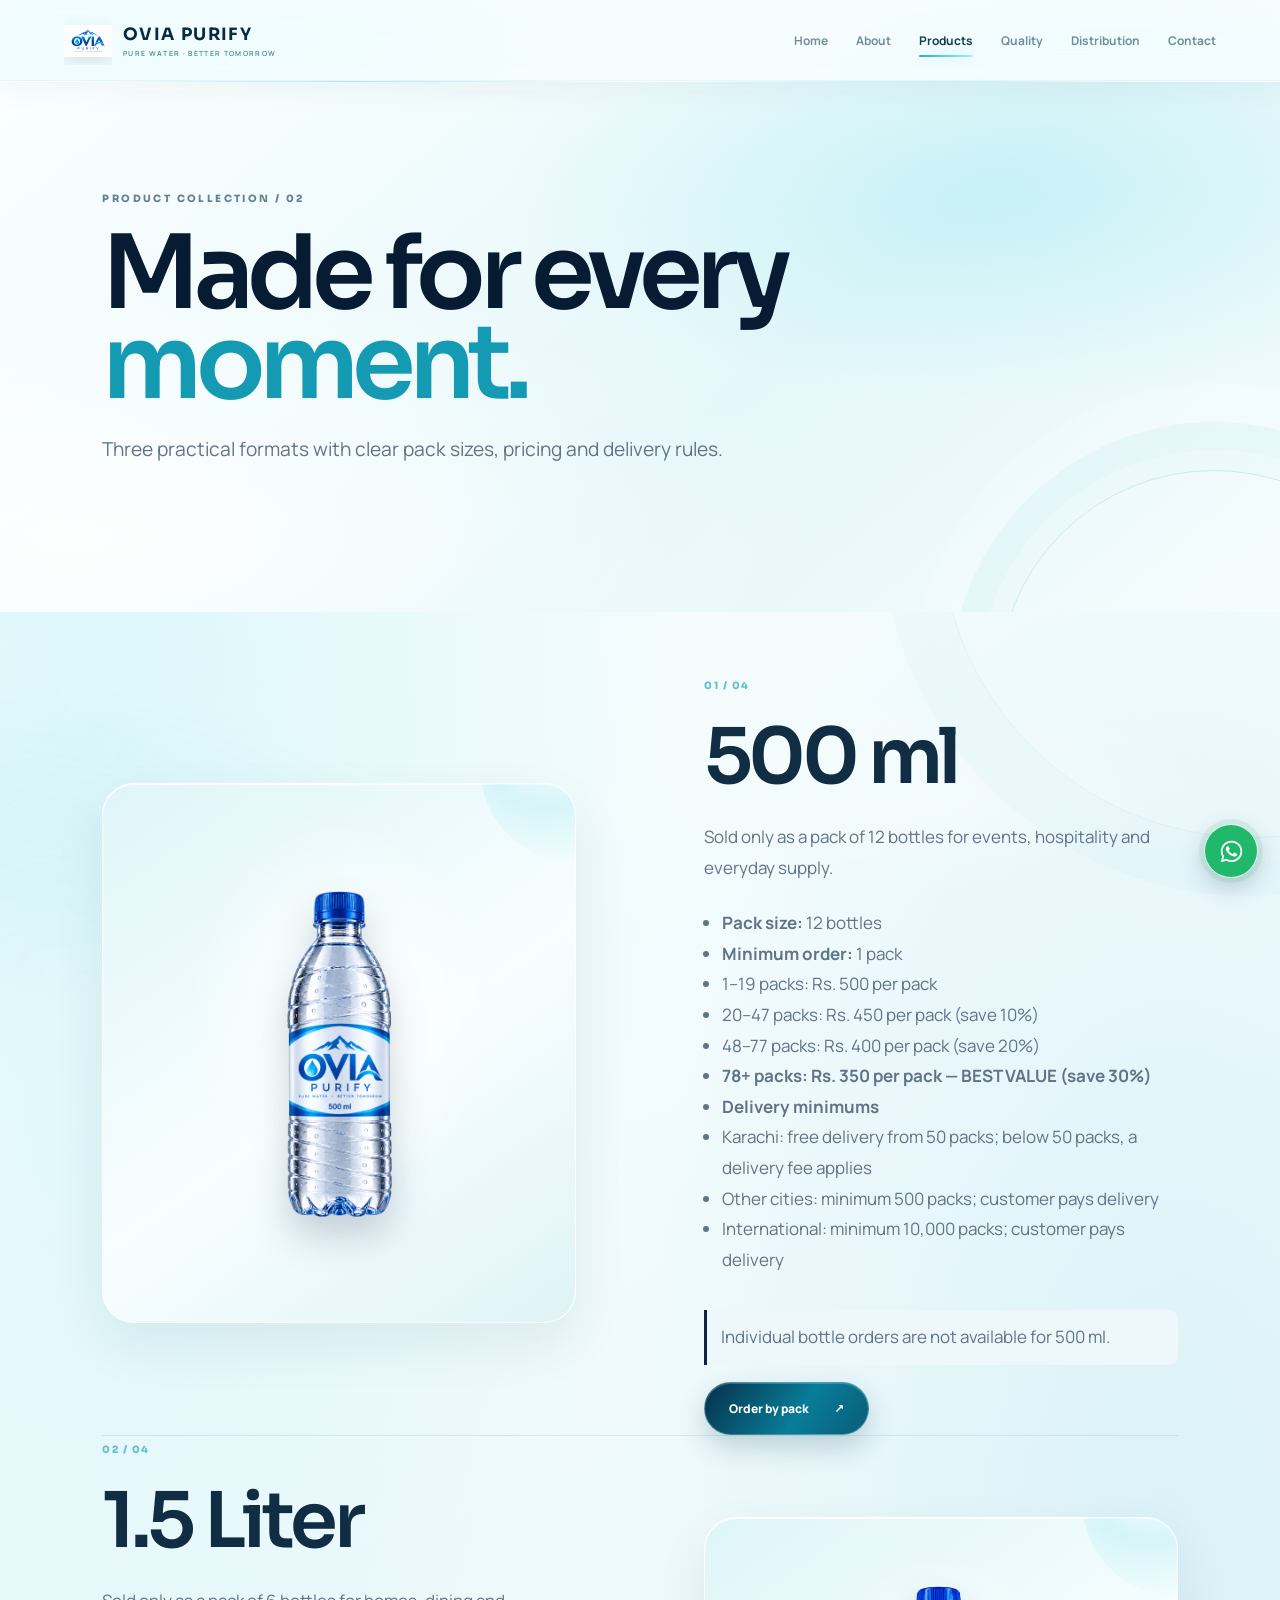
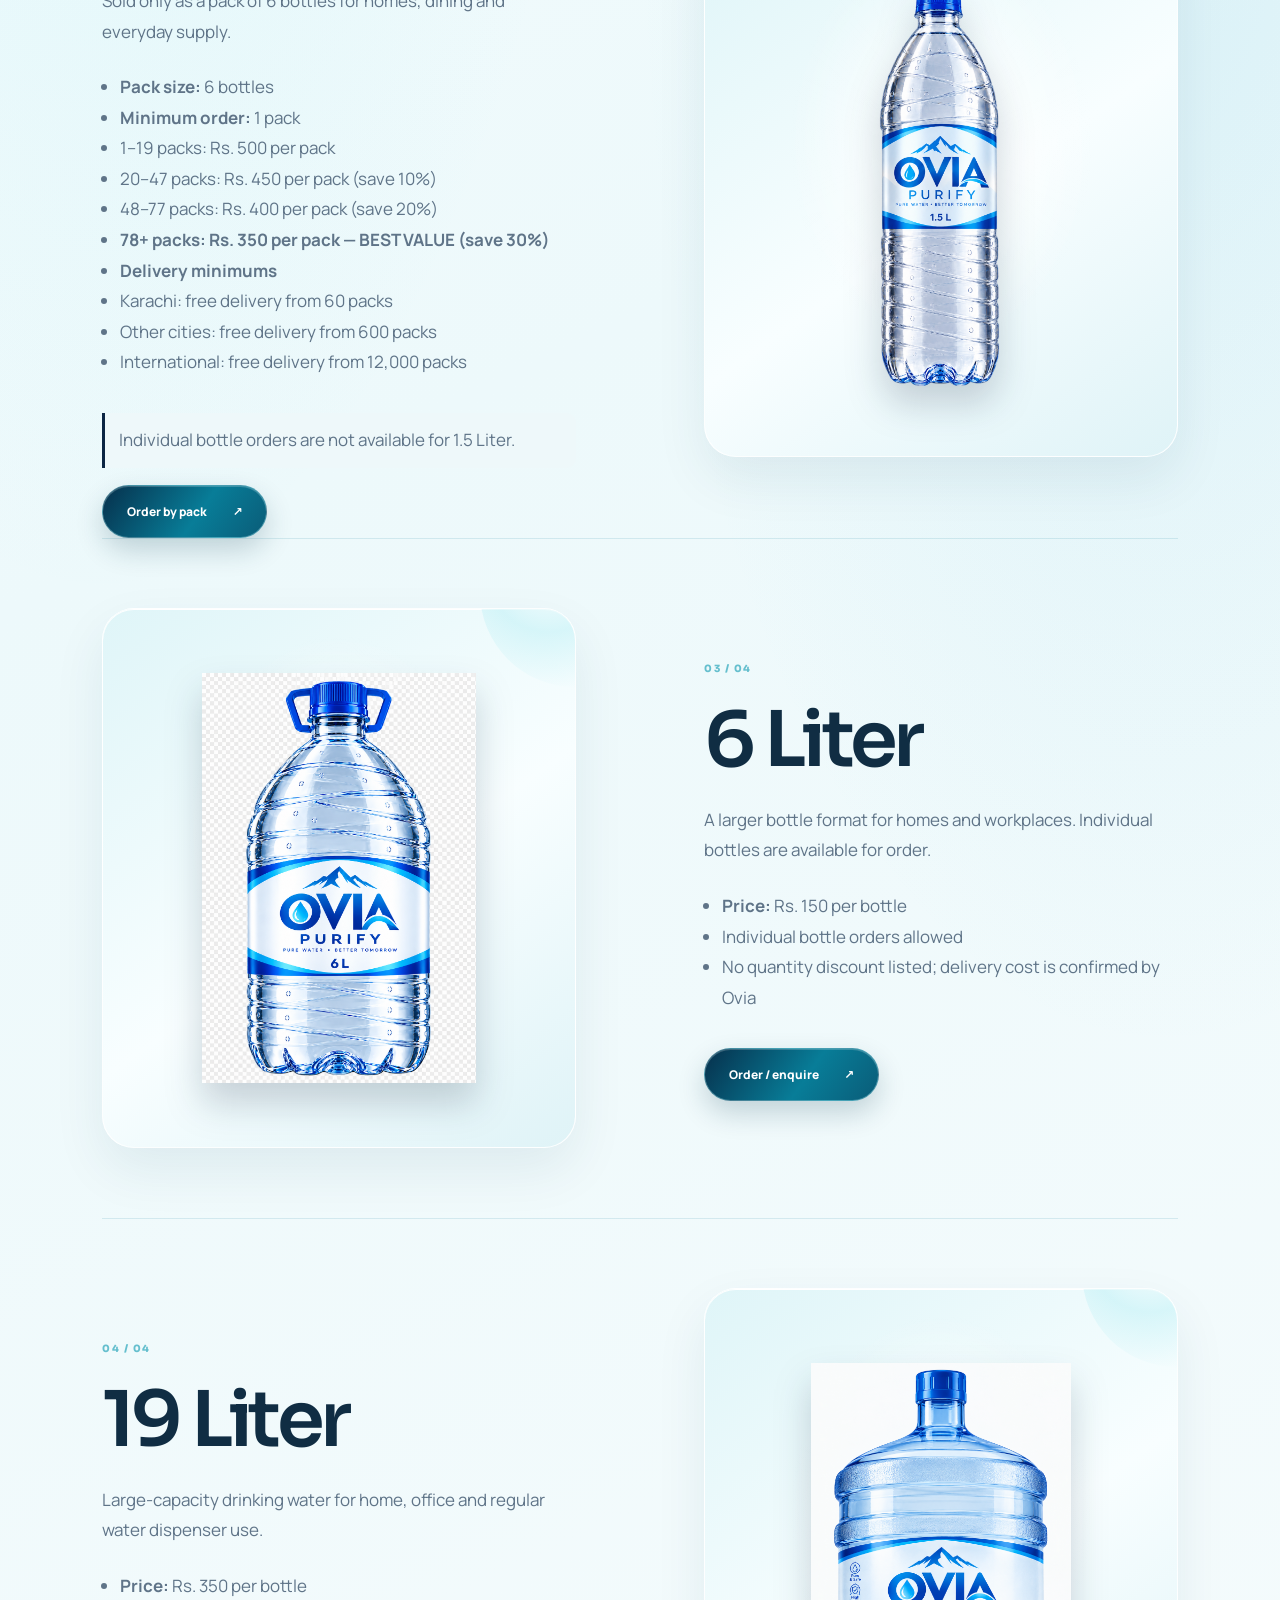
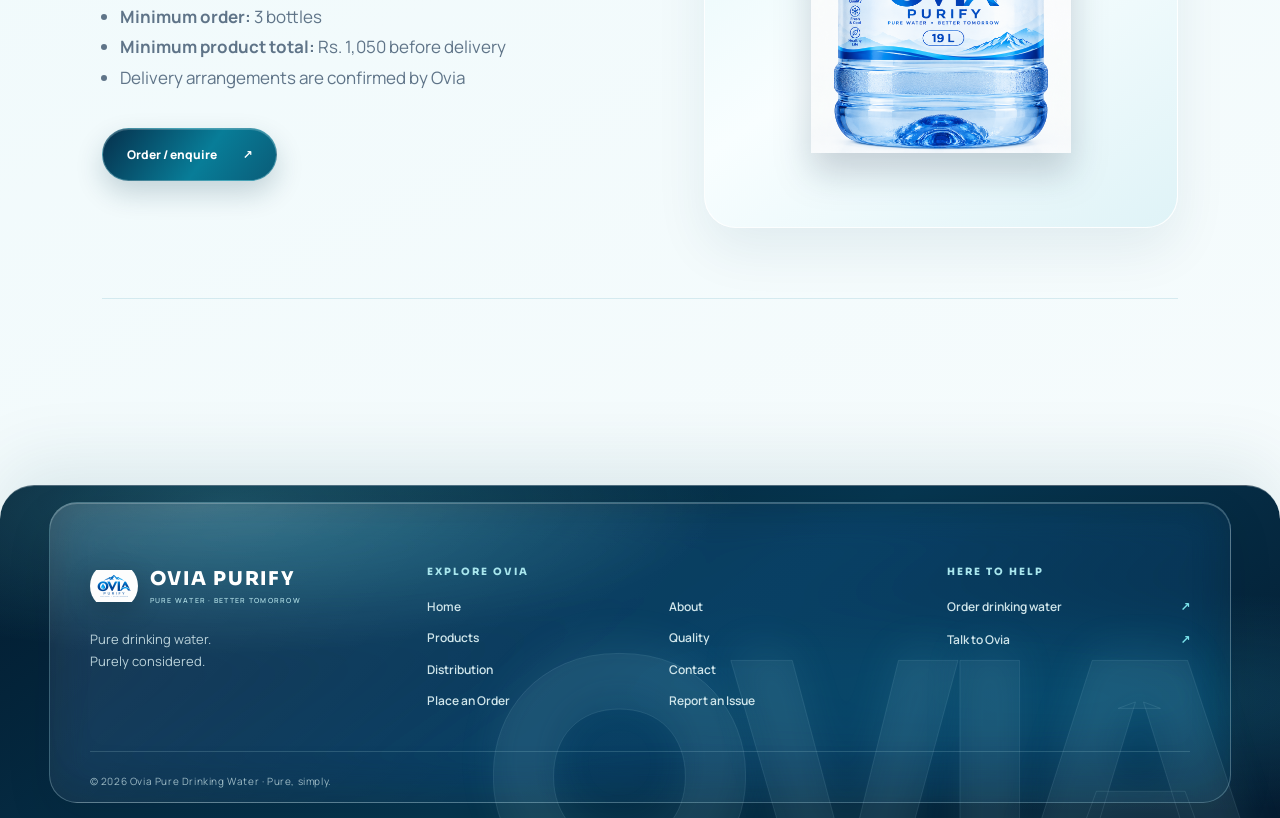
<file: products.html>
<!doctype html><html lang="en"><head><meta charset="utf-8"><meta name="viewport" content="width=device-width,initial-scale=1"><title>Ovia Purify Products — 500 ml, 1.5 L, 6 L & 19 L</title>
<meta name="description" content="Ovia drinking water in 500 ml, 1.5 L, 6 L and 19 L formats, including quantity offers on pack sizes.">
<link rel="canonical" href="https://ovia-pure-drinking-water.github.io/oviapurelife.com/products.html"><link rel="preconnect" href="https://fonts.googleapis.com"><link href="https://fonts.googleapis.com/css2?family=Manrope:wght@400;500;600;700;800&family=Sora:wght@500;600;700&display=swap" rel="stylesheet"><link rel="icon" type="image/png" href="ovia-logo.png?v=20261027"><link rel="stylesheet" href="styles.css?v=ovia-headerlogo3"><style id="products-page-refinement">/* Product-page-only refinements: consistent Ovia identity, with the existing bottle artwork and layout preserved. */.reveal{opacity:1!important;transform:none!important}.brand{gap:11px;text-decoration:none}.brand-mark{width:48px;height:48px;flex:0 0 48px;border:0;border-radius:0;display:block;color:#0b2543}.brand-mark img{display:block;width:100%;height:100%;object-fit:contain}.brand-word{font:700 17px Sora,sans-serif;letter-spacing:.08em;color:#0b2543;white-space:nowrap}.brand-word small{display:block;font:600 7px Manrope,sans-serif;letter-spacing:.19em;color:#526a7d;opacity:1}.bottle-label .label-brand{display:flex;align-items:center;justify-content:center;gap:7px;line-height:1;position:relative;z-index:3}.bottle-label .label-brand img{width:25px;height:25px;flex:0 0 25px;color:#0b2543}.bottle-label .label-brand b{font:700 19px Sora,sans-serif;letter-spacing:.09em;color:var(--navy)}.bottle-500 .bottle-label .label-brand{gap:4px}.bottle-500 .bottle-label .label-brand img{width:19px;height:19px;flex-basis:19px}.bottle-500 .bottle-label .label-brand b{font-size:15px}.bottle-19 .bottle-label .label-brand img{width:27px;height:27px;flex-basis:27px}.bottle-19 .bottle-label .label-brand b{font-size:22px}.bottle-label small{display:block}.home-footer{grid-template-columns:minmax(200px,1fr) minmax(300px,1.6fr) minmax(150px,.8fr);gap:42px 55px;padding:64px clamp(24px,7vw,100px) 28px}.home-footer .footer-logo{display:inline-flex;align-items:center;gap:12px;color:#fff;text-decoration:none}.home-footer .footer-logo-image{width:42px;height:42px;flex:0 0 42px;object-fit:contain;border-radius:50%}.home-footer .footer-logo span{font:700 18px Sora,sans-serif;letter-spacing:.08em;white-space:nowrap}.home-footer .footer-logo small{display:block;margin-top:5px;color:#a7bfce;font:600 7px Manrope,sans-serif;letter-spacing:.18em}.home-footer .footer-brand p{font-size:13px;color:#a9bdc9}.home-footer .footer-navigation>strong,.home-footer .footer-contact>strong{display:block;margin:3px 0 20px;color:#f6fbff;font:700 10px Sora,sans-serif;letter-spacing:.18em}.home-footer .footer-links{display:grid;grid-template-columns:repeat(2,minmax(95px,1fr));gap:13px 24px;align-items:start}.home-footer .footer-links a,.home-footer .footer-contact>a{color:#b9cbd5;font-size:12px;line-height:1.5;text-decoration:none;transition:color .2s}.home-footer .footer-links a:hover,.home-footer .footer-contact>a:hover{color:#55d7ee}.home-footer .footer-contact>a{display:flex;justify-content:space-between;gap:18px;margin:0 0 15px}.home-footer .footer-contact>a span{color:#55d7ee}.home-footer>small{padding-top:22px;border-top:1px solid #ffffff18;color:#91a8b8;font-size:10px}.home-footer .footer-contact{min-width:0}@media(max-width:900px){.home-footer{grid-template-columns:1fr 1.4fr;gap:36px}.home-footer .footer-contact{grid-column:1/-1}}@media(max-width:680px){.brand{gap:8px}.brand-mark{width:40px;height:40px;flex-basis:40px}.brand-word{font-size:16px}.brand-word small{font-size:7px}.home-footer{grid-template-columns:1fr;padding:48px 7vw 24px;gap:30px}.home-footer .footer-contact{grid-column:auto}.home-footer .footer-links{grid-template-columns:repeat(2,minmax(0,1fr));gap:14px 20px}.home-footer>small{grid-column:auto;line-height:1.7}.home-footer .footer-navigation>strong,.home-footer .footer-contact>strong{margin-bottom:15px}.products-list{padding-bottom:80px}.big-product{gap:30px}.product-visual{min-height:360px}.bottle-500{transform:scale(.92)}.bottle-1500{transform:scale(.9)}.bottle-19{transform:scale(.88)}}.product-order-rule{margin-top:16px;padding:12px 14px;border-left:3px solid #0b2543;background:#eef8fa;border-radius:0 9px 9px 0;font-size:13px;line-height:1.6;color:#24465d}.product-visual{display:flex;align-items:center;justify-content:center;position:relative;isolation:isolate;overflow:hidden;border-radius:26px;background:radial-gradient(ellipse at 50% 44%,rgba(111,228,242,.30),transparent 62%),linear-gradient(145deg,#f8fdfe,#eaf7fa)}.product-real-bottle{display:block;position:relative;z-index:2;width:auto;height:clamp(280px,34vw,390px);max-width:84%;object-fit:contain;filter:drop-shadow(0 20px 18px rgba(7,27,51,.19));transition:transform .5s cubic-bezier(.16,1,.3,1),filter .5s}.big-product:hover .product-real-bottle{transform:translateY(-5px) scale(1.025);filter:drop-shadow(0 25px 23px rgba(7,27,51,.23))}.product-real-500{height:clamp(250px,30vw,340px);max-width:72%}.product-real-1500{height:clamp(300px,36vw,410px);max-width:76%}.product-real-6l{height:clamp(300px,36vw,410px);max-width:88%}.product-order-rule{margin-top:16px;padding:12px 14px;border-left:3px solid #0b2543;background:#eef8fa;border-radius:0 9px 9px 0;font-size:13px;line-height:1.6;color:#24465d}@media(max-width:680px){.product-visual{min-height:360px}.product-real-bottle{height:300px;max-width:78%}.product-real-500{height:265px;max-width:70%}.product-real-1500{height:315px;max-width:76%}.product-real-6l{height:315px;max-width:90%}}@media(prefers-reduced-motion:reduce){.product-real-bottle{transition:none}}<style id="ovia-19l-product">.product-real-19l{height:clamp(310px,37vw,430px);max-width:92%}@media(max-width:680px){.product-real-19l{height:330px;max-width:92%}}</style><link rel="stylesheet" href="liquid.css?v=20261107-2">
</head><body><header class="site-header"><a class="brand" href="index.html" aria-label="Ovia — Home"><span class="brand-mark" aria-hidden="true"><img src="ovia-logo.png?v=20261027" alt=""></span><span class="brand-word">OVIA PURIFY<small>PURE WATER · BETTER TOMORROW</small></span></a><button class="menu-btn" type="button" aria-label="Open navigation menu" aria-controls="primary-navigation" aria-expanded="false" onclick="(function(b){var n=b.parentElement.querySelector('.nav');if(!n)return;var o=!n.classList.contains('open');n.classList.toggle('open',o);n.style.cssText=o?'display:flex;position:fixed;top:70px;left:0;right:0;flex-direction:column;background:#fff;padding:20px 25px;z-index:9999;box-shadow:0 20px 30px #071b3315;max-height:calc(100dvh - 70px);overflow-y:auto':'';b.setAttribute('aria-expanded',String(o));})(this)"><i></i><i></i></button><nav id="primary-navigation" class="nav"><a href="index.html">Home</a><a class="" href="about.html">About</a><a class="active" href="products.html">Products</a><a class="" href="quality.html">Quality</a><a class="" href="distribution.html">Distribution</a><a class="" href="contact.html">Contact</a></nav></header><main><section class="page-hero compact"><div class="reveal"><p class="eyebrow">PRODUCT COLLECTION / 02</p><h1>Made for every<br><em>moment.</em></h1><p class="lead">Three practical formats with clear pack sizes, pricing and delivery rules.</p></div></section><section class="products-list"><article class="big-product reveal"><div class="product-visual"><img class="product-real-bottle product-real-500" src="bottle-500ml.png" alt="OVIA 500 ml bottled drinking water" loading="lazy"></div><div><span class="product-no">01 / 04</span><h2>500 ml</h2><p>Sold only as a pack of 12 bottles for events, hospitality and everyday supply.</p><ul><li><strong>Pack size:</strong> 12 bottles</li><li><strong>Minimum order:</strong> 1 pack</li><li>1–19 packs: Rs. 500 per pack</li><li>20–47 packs: Rs. 450 per pack (save 10%)</li><li>48–77 packs: Rs. 400 per pack (save 20%)</li><li><strong>78+ packs: Rs. 350 per pack — BEST VALUE (save 30%)</strong></li><li><strong>Delivery minimums</strong></li><li>Karachi: free delivery from 50 packs; below 50 packs, a delivery fee applies</li><li>Other cities: minimum 500 packs; customer pays delivery</li><li>International: minimum 10,000 packs; customer pays delivery</li></ul><p class="product-order-rule">Individual bottle orders are not available for 500 ml.</p><a class="btn btn-dark" href="order.html?product=500ml" data-sound="whoosh">Order by pack <span>↗</span></a></div></article><article class="big-product reverse reveal"><div class="product-visual"><img class="product-real-bottle product-real-1500" src="bottle-1.5l.png" alt="OVIA 1.5 litre bottled drinking water" loading="lazy"></div><div><span class="product-no">02 / 04</span><h2>1.5 Liter</h2><p>Sold only as a pack of 6 bottles for homes, dining and everyday supply.</p><ul><li><strong>Pack size:</strong> 6 bottles</li><li><strong>Minimum order:</strong> 1 pack</li><li>1–19 packs: Rs. 500 per pack</li><li>20–47 packs: Rs. 450 per pack (save 10%)</li><li>48–77 packs: Rs. 400 per pack (save 20%)</li><li><strong>78+ packs: Rs. 350 per pack — BEST VALUE (save 30%)</strong></li><li><strong>Delivery minimums</strong></li><li>Karachi: free delivery from 60 packs</li><li>Other cities: free delivery from 600 packs</li><li>International: free delivery from 12,000 packs</li></ul><p class="product-order-rule">Individual bottle orders are not available for 1.5 Liter.</p><a class="btn btn-dark" href="order.html?product=1500ml" data-sound="whoosh">Order by pack <span>↗</span></a></div></article><article class="big-product reveal"><div class="product-visual"><img class="product-real-bottle product-real-6l" src="bottle-6l.png" alt="OVIA 6 litre drinking water bottle" loading="lazy"></div><div><span class="product-no">03 / 04</span><h2>6 Liter</h2><p>A larger bottle format for homes and workplaces. Individual bottles are available for order.</p><ul><li><strong>Price:</strong> Rs. 150 per bottle</li><li>Individual bottle orders allowed</li><li>No quantity discount listed; delivery cost is confirmed by Ovia</li></ul><a class="btn btn-dark" href="order.html?product=6l" data-sound="whoosh">Order / enquire <span>↗</span></a></div></article><article class="big-product reverse reveal"><div class="product-visual"><img class="product-real-bottle product-real-19l" src="bottle-19l.png" alt="OVIA 19 litre water bottle" loading="lazy"></div><div><span class="product-no">04 / 04</span><h2>19 Liter</h2><p>Large-capacity drinking water for home, office and regular water dispenser use.</p><ul><li><strong>Price:</strong> Rs. 350 per bottle</li><li><strong>Minimum order:</strong> 3 bottles</li><li><strong>Minimum product total:</strong> Rs. 1,050 before delivery</li><li>Delivery arrangements are confirmed by Ovia</li></ul><a class="btn btn-dark" href="order.html?product=19l" data-sound="whoosh">Order / enquire <span>↗</span></a></div></article></section></main><footer class="footer home-footer"><div class="footer-brand"><a class="footer-logo" href="index.html" aria-label="Ovia Home"><img src="ovia-logo.png?v=20261027" alt="" class="footer-logo-image"><span>OVIA PURIFY<small>PURE WATER · BETTER TOMORROW</small></span></a><p>Pure drinking water.<br>Purely considered.</p></div><div class="footer-navigation"><strong>EXPLORE OVIA</strong><div class="footer-links"><a href="index.html">Home</a><a href="about.html">About</a><a href="products.html">Products</a><a href="quality.html">Quality</a><a href="distribution.html">Distribution</a><a href="contact.html">Contact</a><a href="order.html">Place an Order</a><a href="report.html">Report an Issue</a></div></div><div class="footer-contact"><strong>HERE TO HELP</strong><a href="order.html">Order drinking water <span>↗</span></a><a href="contact.html">Talk to Ovia <span>↗</span></a></div><small>© 2026 Ovia Pure Drinking Water · Pure, simply.</small></footer><div id="success-modal"></div><script src="app.js?v=pricing-clean-20261027-v2"></script>
<style id="ovia-whatsapp-widget">
.ovia-wa-float{position:fixed;right:22px;bottom:22px;z-index:10000;width:54px;height:54px;display:grid;place-items:center;border-radius:50%;background:#20b86a;color:#fff;border:1px solid rgba(255,255,255,.85);box-shadow:0 8px 26px rgba(7,26,48,.22),0 0 0 5px rgba(32,184,106,.10);text-decoration:none;transition:transform .22s ease,box-shadow .22s ease;isolation:isolate}
.ovia-wa-float:hover{transform:translateY(-3px);box-shadow:0 12px 30px rgba(7,26,48,.25),0 0 0 6px rgba(32,184,106,.14)}
.ovia-wa-float:focus-visible{outline:3px solid #0b2543;outline-offset:4px}
.ovia-wa-float svg{width:27px;height:27px;display:block;fill:currentColor}
@media(max-width:600px){.ovia-wa-float{right:15px;bottom:16px;width:50px;height:50px}.ovia-wa-float svg{width:25px;height:25px}}
@media(prefers-reduced-motion:reduce){.ovia-wa-float{transition:none}}
</style>
<a class="ovia-wa-float" href="https://wa.me/923101215472?text=Hello%20Ovia%20team%2C%20I%E2%80%99d%20like%20to%20know%20more%20about%20your%20products%20and%20services.%0A%0ACould%20you%20please%20assist%20me%20with%20my%20enquiry%3F" target="_blank" rel="noopener noreferrer" aria-label="Chat with Ovia on WhatsApp" title="Chat with Ovia">
<svg viewBox="0 0 32 32" aria-hidden="true"><path d="M16.02 3.2C9.03 3.2 3.34 8.85 3.34 15.8c0 2.23.59 4.4 1.72 6.32L3.2 28.8l6.86-1.79a12.8 12.8 0 0 0 5.95 1.47h.01c6.98 0 12.67-5.65 12.67-12.6 0-3.37-1.32-6.54-3.71-8.92a12.6 12.6 0 0 0-8.96-3.76Zm0 23.14h-.01a10.6 10.6 0 0 1-5.4-1.47l-.39-.23-4.07 1.06 1.09-3.95-.25-.4a10.47 10.47 0 0 1-1.62-5.55c0-5.82 4.78-10.56 10.65-10.56 2.84 0 5.51 1.1 7.52 3.1a10.45 10.45 0 0 1 3.12 7.46c0 5.82-4.78 10.54-10.64 10.54Zm5.84-7.9c-.32-.16-1.9-.93-2.2-1.03-.3-.11-.51-.16-.73.16-.22.32-.84 1.03-1.03 1.24-.19.21-.38.24-.7.08-.33-.16-1.38-.5-2.62-1.58-.97-.85-1.63-1.9-1.82-2.22-.19-.32-.02-.5.14-.66.14-.14.32-.38.49-.56.16-.19.22-.32.33-.54.1-.22.05-.4-.03-.56-.08-.16-.73-1.74-1-2.38-.26-.62-.53-.53-.73-.54h-.62c-.22 0-.57.08-.87.4-.3.32-1.14 1.1-1.14 2.67s1.17 3.1 1.33 3.31c.16.22 2.3 3.49 5.57 4.89.78.33 1.39.53 1.87.68.79.25 1.5.21 2.06.13.63-.09 1.9-.77 2.17-1.52.27-.75.27-1.39.19-1.52-.08-.14-.3-.22-.62-.38Z"/></svg>
</a>

</body>
</html>
</file>
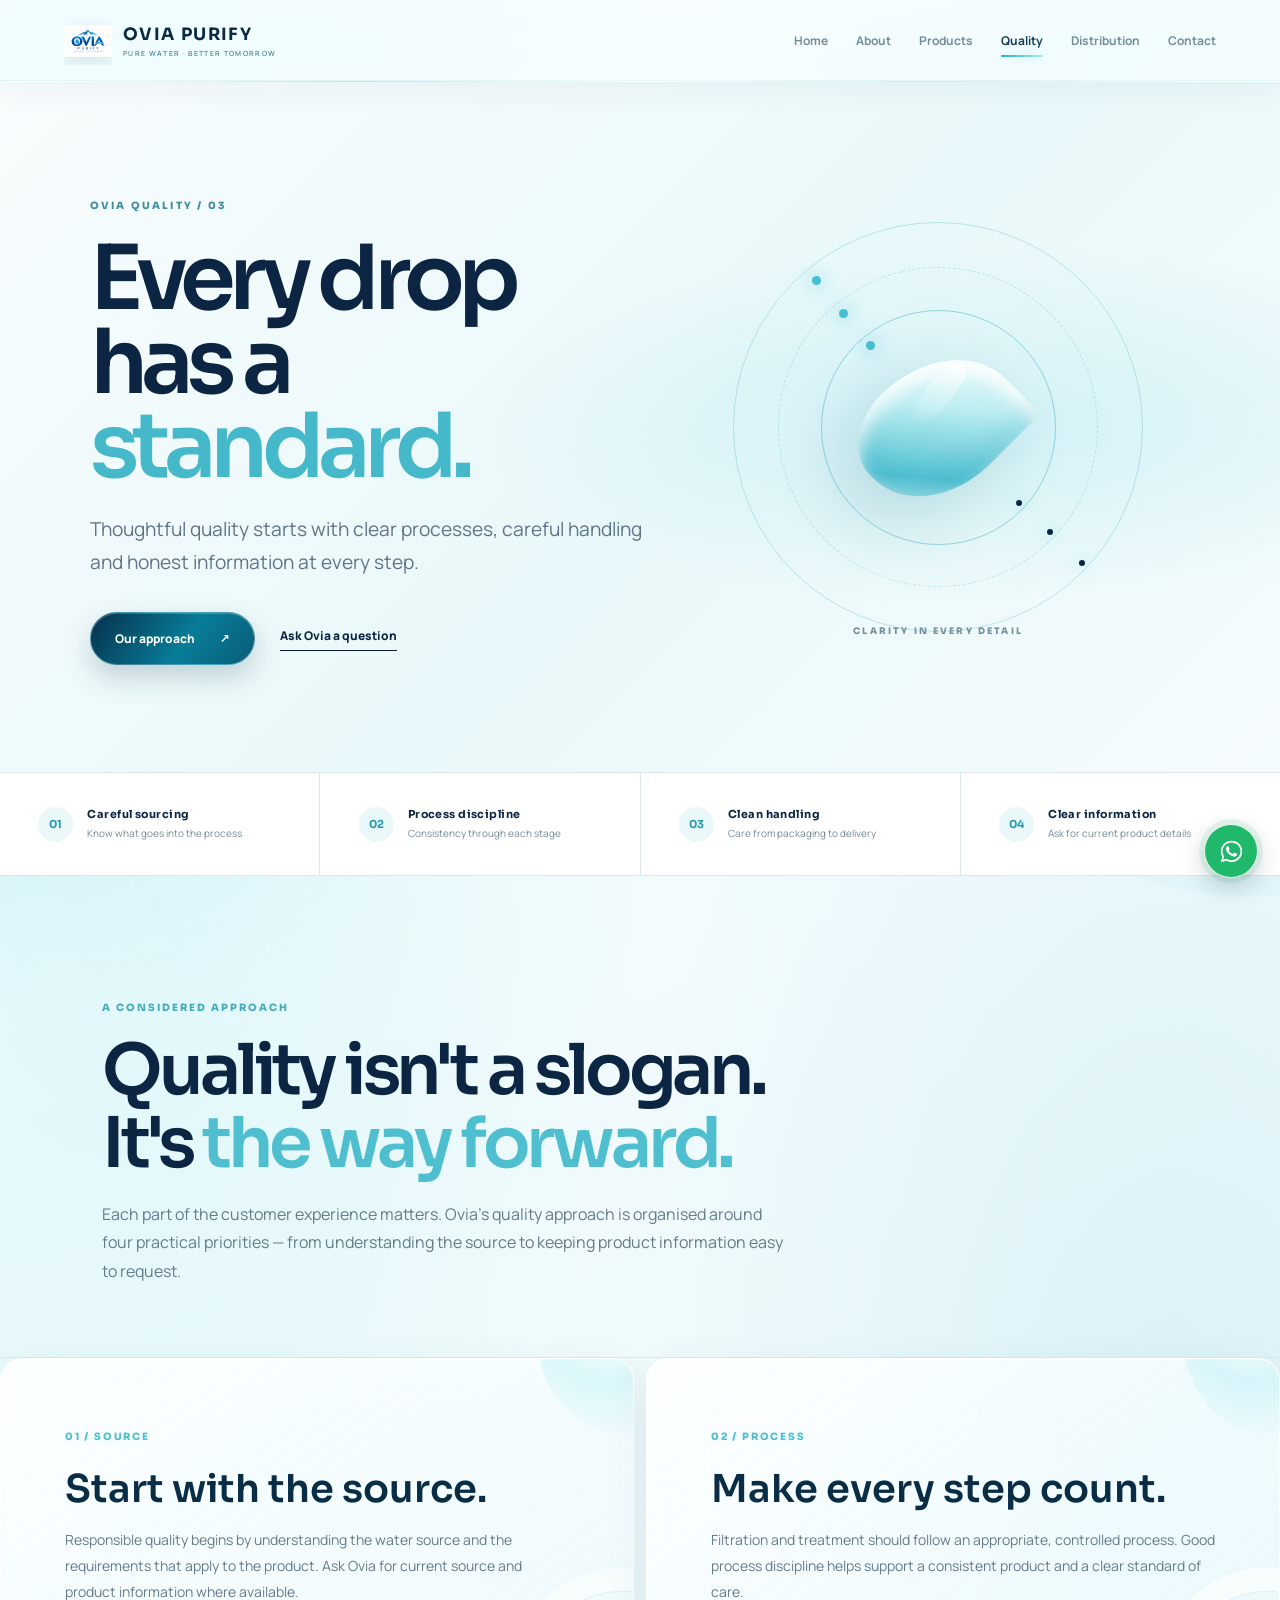
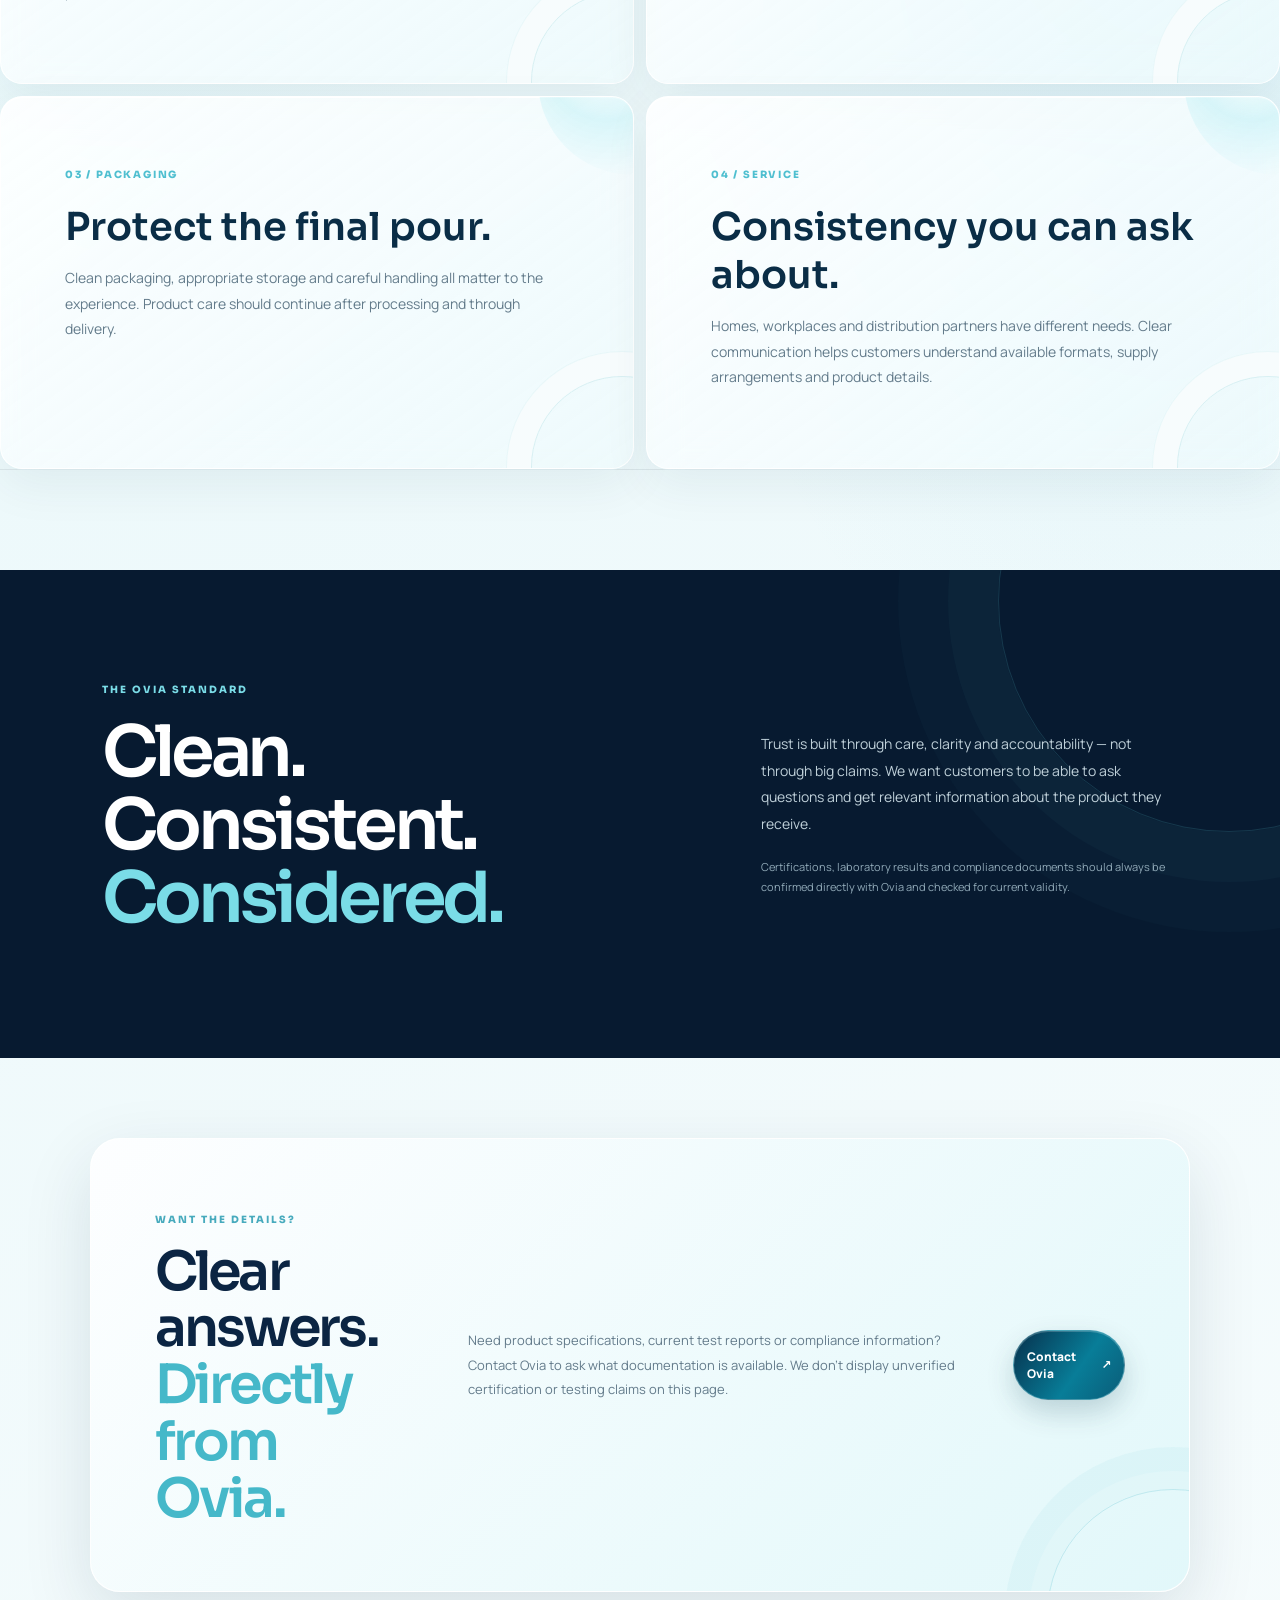
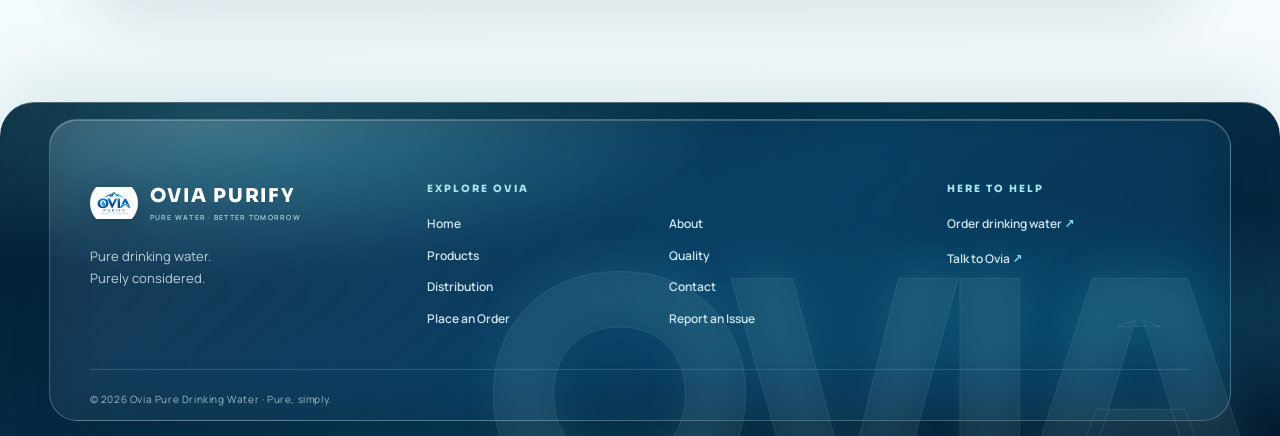
<file: quality.html>
<!doctype html>
<html lang="en">
<head>
<meta charset="utf-8"><meta name="viewport" content="width=device-width,initial-scale=1">
<title>Ovia Purify Quality — A Clear Standard</title>
<link rel="canonical" href="https://ovia-pure-drinking-water.github.io/oviapurelife.com/quality.html">
<meta name="description" content="Discover Ovia's approach to drinking-water quality, careful handling, clear information and consistent service.">
<link rel="preconnect" href="https://fonts.googleapis.com"><link rel="preconnect" href="https://fonts.gstatic.com" crossorigin>
<link href="https://fonts.googleapis.com/css2?family=Manrope:wght@400;500;600;700;800&family=Sora:wght@500;600;700&display=swap" rel="stylesheet">
<link rel="icon" type="image/png" href="ovia-logo.png?v=20261027"><link rel="stylesheet" href="styles.css?v=ovia-headerlogo3">
<style id="quality-page-refinement">
/* Quality page only: keep the full page readable if motion scripts are unavailable. */
.reveal{opacity:1!important;transform:none!important}
.brand{gap:11px;text-decoration:none}.brand-mark{width:48px;height:48px;flex:0 0 48px;border:0;border-radius:0;display:block;color:#0b2543}.brand-mark img{display:block;width:100%;height:100%;object-fit:contain}.brand-word{font:700 17px Sora,sans-serif;letter-spacing:.08em;color:#0b2543;white-space:nowrap}.brand-word small{display:block;font:600 7px Manrope,sans-serif;letter-spacing:.19em;color:#526a7d;opacity:1}
.quality-hero{position:relative;isolation:isolate;overflow:hidden;min-height:690px;padding:92px clamp(24px,7vw,100px);display:grid;grid-template-columns:minmax(0,1.05fr) minmax(330px,.95fr);align-items:center;gap:3vw;background:radial-gradient(ellipse at 78% 50%,rgba(89,210,226,.18),transparent 37%),linear-gradient(135deg,#f8fcfd 0%,#e9f8fa 54%,#f5fbfc 100%)}
.quality-hero:before{content:"";position:absolute;inset:0;z-index:-1;opacity:.23;background-image:radial-gradient(#6aa9b9 0.7px,transparent .7px);background-size:24px 24px;mask-image:linear-gradient(90deg,transparent,black)}
.quality-hero-copy{max-width:690px;position:relative;z-index:2}.quality-hero .eyebrow{font:800 10px Sora,sans-serif;letter-spacing:.22em;color:#428e9c}.quality-hero h1{font:600 clamp(52px,7vw,102px)/.94 Sora,sans-serif;letter-spacing:-.075em;color:#0b2543;margin:25px 0 24px}.quality-hero h1 em{font-style:normal;color:#45b8c9}.quality-hero .lead{max-width:590px}.quality-hero-actions{display:flex;align-items:center;gap:25px;flex-wrap:wrap;margin-top:34px}.quality-hero-actions .text-link{color:#0b2543}
.quality-art{height:430px;min-width:0;position:relative;display:grid;place-items:center}.quality-orbit{position:absolute;border:1px solid rgba(56,169,188,.28);border-radius:50%;width:min(100%,410px);aspect-ratio:1;animation:qualityOrbit 30s linear infinite}.quality-orbit:before,.quality-orbit:after{content:"";position:absolute;width:9px;height:9px;border-radius:50%;background:#48bfd0;box-shadow:0 0 18px #48bfd0;top:13%;left:19%}.quality-orbit:after{width:6px;height:6px;top:auto;left:auto;bottom:16%;right:14%;background:#0b2543;box-shadow:0 0 15px #7ddce8}.quality-orbit.orbit-two{width:min(78%,320px);border-style:dashed;animation-direction:reverse;animation-duration:38s}.quality-orbit.orbit-three{width:min(58%,235px);border-color:rgba(56,169,188,.45);animation-duration:23s}
.quality-drop{width:126px;height:164px;position:relative;transform:rotate(45deg);border-radius:70% 8% 65% 45%;background:linear-gradient(140deg,#fff 4%,#bdeef2 40%,#51c1d2 75%,#f8ffff 100%);box-shadow:inset -12px -12px 25px #2b9fb52a,inset 8px 8px 18px #fff,0 32px 65px #0d64752b;animation:qualityFloat 5.5s ease-in-out infinite}
.quality-drop:after{content:"";position:absolute;width:26px;height:76px;top:20px;left:27px;border-radius:100%;background:linear-gradient(#fff9,transparent);transform:rotate(-3deg)}
.quality-art-label{position:absolute;bottom:5px;left:50%;transform:translateX(-50%);font:800 9px Sora,sans-serif;letter-spacing:.24em;color:#72909d;white-space:nowrap}
.quality-principles{display:grid;grid-template-columns:repeat(4,minmax(0,1fr));gap:1px;background:#dce8eb;border-top:1px solid #dce8eb;border-bottom:1px solid #dce8eb}
.quality-principle{background:#fff;padding:27px clamp(15px,3vw,40px);display:flex;align-items:center;gap:14px;min-height:102px}.quality-principle span{display:grid;place-items:center;width:35px;height:35px;flex:0 0 35px;border-radius:50%;background:#eaf8fa;color:#2a9caf;font:700 11px Sora}.quality-principle b{display:block;color:#0b2543;font:700 11px Sora;letter-spacing:.04em}.quality-principle small{display:block;margin-top:5px;color:#738996;font-size:10px;line-height:1.5}
.quality-section-intro{padding:115px 8vw 55px;max-width:1050px}.quality-section-intro .eyebrow{font:800 10px Sora;letter-spacing:.2em;color:#47aabd}.quality-section-intro h2{font:600 clamp(38px,5.5vw,70px)/1.04 Sora;letter-spacing:-.06em;color:#0b2543;margin:20px 0}.quality-section-intro h2 em{font-style:normal;color:#4fbfd0}.quality-section-intro p{max-width:690px;line-height:1.8;color:#637b8b}
.quality-grid{display:grid;grid-template-columns:repeat(2,minmax(0,1fr));gap:1px;background:#dce8eb;border-top:1px solid #dce8eb;border-bottom:1px solid #dce8eb}
.quality-step{position:relative;overflow:hidden;background:#fff;padding:clamp(32px,5.5vw,76px) clamp(25px,8vw,112px);min-height:310px;transition:background .35s ease}.quality-step:after{content:"";position:absolute;width:180px;height:180px;right:-80px;bottom:-90px;border:1px solid #d9f0f3;border-radius:50%;box-shadow:0 0 0 24px #f7fcfd,0 0 0 25px #e8f7f9;transition:transform .5s ease}.quality-step:hover{background:#fbfeff}.quality-step:hover:after{transform:scale(1.12)}.quality-step>span{font:800 10px Sora;color:#4fbfd0;letter-spacing:.18em}.quality-step h2{position:relative;z-index:1;font:600 clamp(29px,3vw,39px) Sora;margin:20px 0 12px;color:#0b2543}.quality-step p{position:relative;z-index:1;max-width:510px;line-height:1.85;color:#637b8b;font-size:14px}
.quality-dark-band{position:relative;overflow:hidden;margin-top:100px;padding:clamp(50px,8vw,110px) clamp(25px,8vw,110px);background:#071a30;color:#fff;display:grid;grid-template-columns:1fr minmax(240px,.75fr);gap:8vw;align-items:center}.quality-dark-band:after{content:"";position:absolute;width:460px;height:460px;border:1px solid #5cc8d52c;border-radius:50%;right:-180px;top:-200px;box-shadow:0 0 0 50px #5cc8d508,0 0 0 100px #5cc8d506}.quality-dark-band .eyebrow{font:800 10px Sora;letter-spacing:.2em;color:#7adce7}.quality-dark-band h2{position:relative;z-index:1;font:600 clamp(40px,5.5vw,72px)/1.04 Sora;letter-spacing:-.06em;margin:20px 0}.quality-dark-band h2 em{font-style:normal;color:#7adce7}.quality-dark-band>p{position:relative;z-index:1;max-width:470px;line-height:1.9;color:#bfd0d9;font-size:14px}.quality-dark-band .quality-disclaimer{display:block;margin-top:20px;font-size:11px;color:#91aab8;line-height:1.8}
.quality-note{margin:80px clamp(20px,7vw,100px) 110px;padding:clamp(30px,5vw,68px);border:1px solid #dbecef;border-radius:26px;background:linear-gradient(135deg,#f2fbfc,#fff);display:flex;justify-content:space-between;align-items:center;gap:55px}.quality-note h2{font:600 clamp(34px,4.3vw,54px)/1.05 Sora;letter-spacing:-.05em;color:#0b2543;margin:18px 0 0}.quality-note h2 em{font-style:normal;color:#45b8c9}.quality-note p{max-width:490px;line-height:1.9;color:#637b8b;font-size:13px}.quality-note .eyebrow{font:800 10px Sora;letter-spacing:.2em;color:#47aabd}
.home-footer{grid-template-columns:minmax(200px,1fr) minmax(300px,1.6fr) minmax(150px,.8fr);gap:42px 55px;padding:64px clamp(24px,7vw,100px) 28px}.home-footer .footer-logo{display:inline-flex;align-items:center;gap:12px;color:#fff;text-decoration:none}.home-footer .footer-logo-image{width:42px;height:42px;flex:0 0 42px;object-fit:contain;border-radius:50%}.home-footer .footer-logo span{font:700 18px Sora,sans-serif;letter-spacing:.08em;white-space:nowrap}.home-footer .footer-logo small{display:block;margin-top:5px;color:#a7bfce;font:600 7px Manrope,sans-serif;letter-spacing:.18em}.home-footer .footer-brand p{font-size:13px;color:#a9bdc9}.home-footer .footer-navigation>strong,.home-footer .footer-contact>strong{display:block;margin:3px 0 20px;color:#f6fbff;font:700 10px Sora,sans-serif;letter-spacing:.18em}.home-footer .footer-links{display:grid;grid-template-columns:repeat(2,minmax(0,1fr));gap:15px 25px}.home-footer .footer-links a,.home-footer .footer-contact>a{font-size:12px;color:#b9cbd5;text-decoration:none;transition:color .2s}.home-footer .footer-links a:hover,.home-footer .footer-contact>a:hover{color:#7adce7}.home-footer .footer-contact>a{display:block;margin:0 0 16px}.home-footer .footer-contact>a span{color:#7adce7}.home-footer>small{grid-column:1/-1;border-top:1px solid #ffffff14;padding-top:24px;opacity:.7}
@keyframes qualityOrbit{to{transform:rotate(360deg)}}@keyframes qualityFloat{0%,100%{translate:0 0}50%{translate:0 -13px}}
@media(max-width:850px){.quality-hero{min-height:0;grid-template-columns:1fr;padding-top:78px;padding-bottom:60px;gap:0}.quality-hero-copy{max-width:720px}.quality-art{height:350px;margin-top:10px}.quality-orbit{width:min(88%,330px)}.quality-orbit.orbit-two{width:min(70%,260px)}.quality-orbit.orbit-three{width:min(52%,190px)}.quality-drop{width:100px;height:132px}.quality-principles{grid-template-columns:repeat(2,minmax(0,1fr))}.quality-section-intro{padding:82px 7vw 42px}.quality-step{padding:42px 6vw;min-height:285px}.quality-dark-band{grid-template-columns:1fr;gap:10px;margin-top:70px}.quality-note{margin-top:60px;flex-direction:column;align-items:flex-start;gap:20px}.home-footer{grid-template-columns:1fr 1fr;gap:36px}.home-footer .footer-brand{grid-column:1/-1}}
@media(max-width:560px){.quality-hero{padding:64px 22px 44px}.quality-hero h1{font-size:clamp(48px,13vw,68px)}.quality-hero .lead{font-size:16px}.quality-hero-actions{gap:18px}.quality-art{height:290px}.quality-principles{grid-template-columns:1fr 1fr}.quality-principle{padding:19px 12px;gap:9px;min-height:90px}.quality-principle span{width:29px;height:29px;flex-basis:29px;font-size:9px}.quality-principle b{font-size:9px}.quality-principle small{font-size:9px}.quality-section-intro{padding:70px 23px 32px}.quality-grid{grid-template-columns:1fr}.quality-step{min-height:0;padding:38px 27px 45px}.quality-dark-band{padding:48px 26px;margin-top:55px}.quality-note{padding:27px 24px;margin:48px 18px 65px;border-radius:20px}.home-footer{grid-template-columns:1fr;padding:50px 25px 25px;gap:32px}.home-footer .footer-brand{grid-column:auto}.home-footer .footer-navigation,.home-footer .footer-contact{grid-column:auto}.home-footer .footer-links{grid-template-columns:repeat(2,minmax(0,1fr));gap:13px 20px}}
@media(prefers-reduced-motion:reduce){.quality-orbit,.quality-drop{animation:none!important}.quality-step,.quality-step:after{transition:none!important}}
</style>
<link rel="stylesheet" href="liquid.css?v=20261107-2">
</head>
<body>
<header class="site-header">
<a class="brand" href="index.html" aria-label="Ovia — Home" data-sound="click"><span class="brand-mark" aria-hidden="true"><img src="ovia-logo.png?v=20261027" alt=""></span><span class="brand-word">OVIA PURIFY<small>PURE WATER · BETTER TOMORROW</small></span></a>
<button class="menu-btn" type="button" aria-label="Open navigation menu" aria-controls="primary-navigation" aria-expanded="false" onclick="(function(b){var n=b.parentElement.querySelector('.nav');if(!n)return;var o=!n.classList.contains('open');n.classList.toggle('open',o);n.style.cssText=o?'display:flex;position:fixed;top:70px;left:0;right:0;flex-direction:column;background:#fff;padding:20px 25px;z-index:9999;box-shadow:0 20px 30px #071b3315;max-height:calc(100dvh - 70px);overflow-y:auto':'';b.setAttribute('aria-expanded',String(o));})(this)"><i></i><i></i></button>
<nav id="primary-navigation" class="nav"><a href="index.html">Home</a><a href="about.html">About</a><a href="products.html">Products</a><a class="active" href="quality.html">Quality</a><a href="distribution.html">Distribution</a><a href="contact.html">Contact</a></nav>
</header>
<main>
<section class="quality-hero">
<div class="quality-hero-copy reveal"><p class="eyebrow">OVIA QUALITY / 03</p><h1>Every drop<br>has a <em>standard.</em></h1><p class="lead">Thoughtful quality starts with clear processes, careful handling and honest information at every step.</p><div class="quality-hero-actions"><a class="btn btn-primary" href="#our-approach" data-sound="whoosh">Our approach <span>↗</span></a><a class="text-link" href="contact.html">Ask Ovia a question</a></div></div>
<div class="quality-art" aria-label="Animated abstract water drop surrounded by circular lines"><span class="quality-orbit"></span><span class="quality-orbit orbit-two"></span><span class="quality-orbit orbit-three"></span><div class="quality-drop"></div><span class="quality-art-label">CLARITY IN EVERY DETAIL</span></div>
</section>
<section class="quality-principles" aria-label="Quality principles"><div class="quality-principle"><span>01</span><div><b>Careful sourcing</b><small>Know what goes into the process</small></div></div><div class="quality-principle"><span>02</span><div><b>Process discipline</b><small>Consistency through each stage</small></div></div><div class="quality-principle"><span>03</span><div><b>Clean handling</b><small>Care from packaging to delivery</small></div></div><div class="quality-principle" id="ovia-secret-manager-trigger" role="button" tabindex="0" aria-label="Clear information"><span>04</span><div><b>Clear information</b><small>Ask for current product details</small></div></div></section>
<section id="our-approach">
<div class="quality-section-intro reveal"><p class="eyebrow">A CONSIDERED APPROACH</p><h2>Quality isn't a slogan.<br>It's <em>the way forward.</em></h2><p>Each part of the customer experience matters. Ovia's quality approach is organised around four practical priorities — from understanding the source to keeping product information easy to request.</p></div>
<div class="quality-grid">
<article class="quality-step reveal"><span>01 / SOURCE</span><h2>Start with the source.</h2><p>Responsible quality begins by understanding the water source and the requirements that apply to the product. Ask Ovia for current source and product information where available.</p></article>
<article class="quality-step reveal"><span>02 / PROCESS</span><h2>Make every step count.</h2><p>Filtration and treatment should follow an appropriate, controlled process. Good process discipline helps support a consistent product and a clear standard of care.</p></article>
<article class="quality-step reveal"><span>03 / PACKAGING</span><h2>Protect the final pour.</h2><p>Clean packaging, appropriate storage and careful handling all matter to the experience. Product care should continue after processing and through delivery.</p></article>
<article class="quality-step reveal"><span>04 / SERVICE</span><h2>Consistency you can ask about.</h2><p>Homes, workplaces and distribution partners have different needs. Clear communication helps customers understand available formats, supply arrangements and product details.</p></article>
</div>
</section>
<section class="quality-dark-band"><div><p class="eyebrow">THE OVIA STANDARD</p><h2>Clean. Consistent.<br><em>Considered.</em></h2></div><p>Trust is built through care, clarity and accountability — not through big claims. We want customers to be able to ask questions and get relevant information about the product they receive.<small class="quality-disclaimer">Certifications, laboratory results and compliance documents should always be confirmed directly with Ovia and checked for current validity.</small></p></section>
<section class="quality-note"><div><p class="eyebrow">WANT THE DETAILS?</p><h2>Clear answers.<br><em>Directly from Ovia.</em></h2></div><p>Need product specifications, current test reports or compliance information? Contact Ovia to ask what documentation is available. We don't display unverified certification or testing claims on this page.</p><a class="btn btn-primary" href="contact.html" data-sound="click">Contact Ovia <span>↗</span></a></section>
</main>
<footer class="footer home-footer"><div class="footer-brand"><a class="footer-logo" href="index.html" aria-label="Ovia Home"><img src="ovia-logo.png?v=20261027" alt="" class="footer-logo-image"><span>OVIA PURIFY<small>PURE WATER · BETTER TOMORROW</small></span></a><p>Pure drinking water.<br>Purely considered.</p></div><div class="footer-navigation"><strong>EXPLORE OVIA</strong><div class="footer-links"><a href="index.html">Home</a><a href="about.html">About</a><a href="products.html">Products</a><a href="quality.html">Quality</a><a href="distribution.html">Distribution</a><a href="contact.html">Contact</a><a href="order.html">Place an Order</a><a href="report.html">Report an Issue</a></div></div><div class="footer-contact"><strong>HERE TO HELP</strong><a href="order.html">Order drinking water <span>↗</span></a><a href="contact.html">Talk to Ovia <span>↗</span></a></div><small>© 2026 Ovia Pure Drinking Water · Pure, simply.</small></footer>
<div id="toast"></div><div id="success-modal"></div><script src="app.js?v=pricing-clean-20261027-v2"></script>

<style id="ovia-whatsapp-widget">
.ovia-wa-float{position:fixed;right:22px;bottom:22px;z-index:10000;width:54px;height:54px;display:grid;place-items:center;border-radius:50%;background:#20b86a;color:#fff;border:1px solid rgba(255,255,255,.85);box-shadow:0 8px 26px rgba(7,26,48,.22),0 0 0 5px rgba(32,184,106,.10);text-decoration:none;transition:transform .22s ease,box-shadow .22s ease;isolation:isolate}
.ovia-wa-float:hover{transform:translateY(-3px);box-shadow:0 12px 30px rgba(7,26,48,.25),0 0 0 6px rgba(32,184,106,.14)}
.ovia-wa-float:focus-visible{outline:3px solid #0b2543;outline-offset:4px}
.ovia-wa-float svg{width:27px;height:27px;display:block;fill:currentColor}
@media(max-width:600px){.ovia-wa-float{right:15px;bottom:16px;width:50px;height:50px}.ovia-wa-float svg{width:25px;height:25px}}
@media(prefers-reduced-motion:reduce){.ovia-wa-float{transition:none}}
</style>
<a class="ovia-wa-float" href="https://wa.me/923101215472?text=Hello%20Ovia%20team%2C%20I%E2%80%99d%20like%20to%20know%20more%20about%20your%20products%20and%20services.%0A%0ACould%20you%20please%20assist%20me%20with%20my%20enquiry%3F" target="_blank" rel="noopener noreferrer" aria-label="Chat with Ovia on WhatsApp" title="Chat with Ovia">
<svg viewBox="0 0 32 32" aria-hidden="true"><path d="M16.02 3.2C9.03 3.2 3.34 8.85 3.34 15.8c0 2.23.59 4.4 1.72 6.32L3.2 28.8l6.86-1.79a12.8 12.8 0 0 0 5.95 1.47h.01c6.98 0 12.67-5.65 12.67-12.6 0-3.37-1.32-6.54-3.71-8.92a12.6 12.6 0 0 0-8.96-3.76Zm0 23.14h-.01a10.6 10.6 0 0 1-5.4-1.47l-.39-.23-4.07 1.06 1.09-3.95-.25-.4a10.47 10.47 0 0 1-1.62-5.55c0-5.82 4.78-10.56 10.65-10.56 2.84 0 5.51 1.1 7.52 3.1a10.45 10.45 0 0 1 3.12 7.46c0 5.82-4.78 10.54-10.64 10.54Zm5.84-7.9c-.32-.16-1.9-.93-2.2-1.03-.3-.11-.51-.16-.73.16-.22.32-.84 1.03-1.03 1.24-.19.21-.38.24-.7.08-.33-.16-1.38-.5-2.62-1.58-.97-.85-1.63-1.9-1.82-2.22-.19-.32-.02-.5.14-.66.14-.14.32-.38.49-.56.16-.19.22-.32.33-.54.1-.22.05-.4-.03-.56-.08-.16-.73-1.74-1-2.38-.26-.62-.53-.53-.73-.54h-.62c-.22 0-.57.08-.87.4-.3.32-1.14 1.1-1.14 2.67s1.17 3.1 1.33 3.31c.16.22 2.3 3.49 5.57 4.89.78.33 1.39.53 1.87.68.79.25 1.5.21 2.06.13.63-.09 1.9-.77 2.17-1.52.27-.75.27-1.39.19-1.52-.08-.14-.3-.22-.62-.38Z"/></svg>
</a>


<script id="ovia-manager-secret-access">
/* Manager-only hidden shortcut: 15 consecutive clicks, with a 3-second inactivity reset. */
(function(){
  const trigger=document.getElementById("ovia-secret-manager-trigger");
  if(!trigger)return;
  let clicks=0;
  let lastClick=0;
  function countClick(){
    const now=Date.now();
    if(!lastClick || now-lastClick>=3000) clicks=0;
    lastClick=now;
    clicks+=1;
    if(clicks===15){
      try{sessionStorage.setItem("ovia_manager_delivery_access","1")}catch(e){}
      window.location.href="delivery.html";
    }
  }
  trigger.addEventListener("click",countClick);
  trigger.addEventListener("keydown",function(event){
    if(event.key==="Enter"||event.key===" "){event.preventDefault();countClick()}
  });
})();
</script>

</body>
</html>
</file>
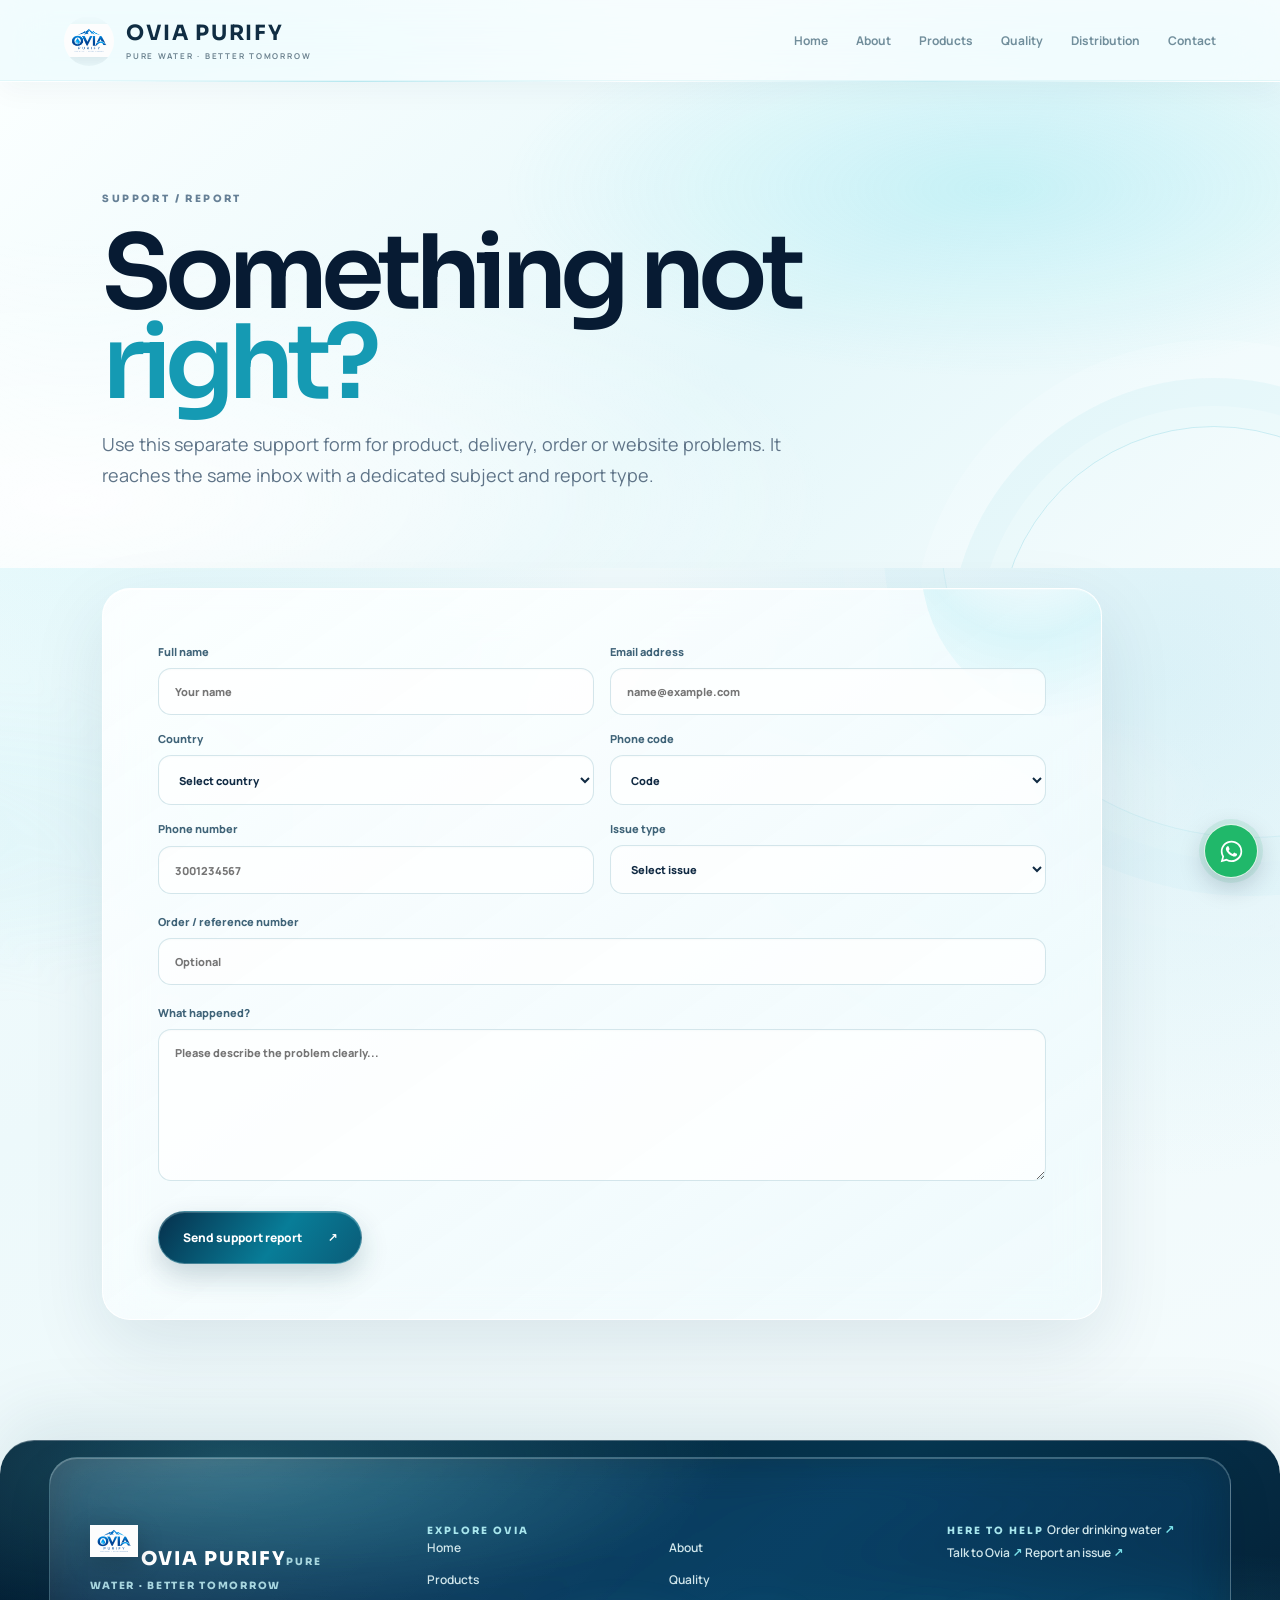
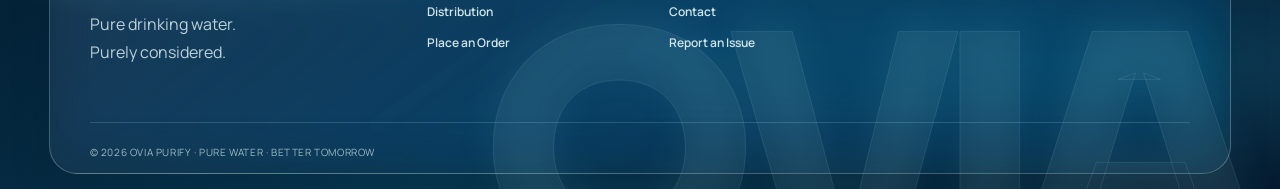
<file: report.html>
<!doctype html><html lang="en"><head><meta charset="utf-8"><meta name="viewport" content="width=device-width,initial-scale=1"><title>Ovia Purify — Report a Problem</title>
<meta name="description" content="Report a website issue or send Ovia a problem report with the details needed to review your enquiry.">
<link rel="canonical" href="https://ovia-pure-drinking-water.github.io/oviapurelife.com/report.html"><link rel="preconnect" href="https://fonts.googleapis.com"><link href="https://fonts.googleapis.com/css2?family=Manrope:wght@400;500;600;700;800&family=Sora:wght@500;600;700&display=swap" rel="stylesheet"><link rel="icon" type="image/png" href="ovia-logo.png?v=20261027"><link rel="stylesheet" href="styles.css?v=ovia-headerlogo3"><style>.simple-footer-brand{display:flex;align-items:center;gap:12px}.simple-footer-brand img{width:42px;height:42px;flex:0 0 42px;object-fit:contain;border-radius:50%}.simple-footer-brand b{display:block}</style><link rel="stylesheet" href="liquid.css?v=20261107-2">
</head><body><header class="site-header"><a class="brand" href="index.html"><span class="brand-mark" aria-hidden="true"><img src="ovia-logo.png?v=20261027" alt=""></span><span>OVIA PURIFY<small>PURE WATER · BETTER TOMORROW</small></span></a><button class="menu-btn" type="button" aria-label="Open navigation menu" aria-controls="primary-navigation" aria-expanded="false" onclick="(function(b){var n=b.parentElement.querySelector('.nav');if(!n)return;var o=!n.classList.contains('open');n.classList.toggle('open',o);n.style.cssText=o?'display:flex;position:fixed;top:70px;left:0;right:0;flex-direction:column;background:#fff;padding:20px 25px;z-index:9999;box-shadow:0 20px 30px #071b3315;max-height:calc(100dvh - 70px);overflow-y:auto':'';b.setAttribute('aria-expanded',String(o));})(this)"><i></i><i></i></button><nav id="primary-navigation" class="nav"><a href="index.html">Home</a><a class="" href="about.html">About</a><a class="" href="products.html">Products</a><a class="" href="quality.html">Quality</a><a class="" href="distribution.html">Distribution</a><a href="contact.html">Contact</a></nav></header><main><section class="form-page-head issue-head"><p class="eyebrow">SUPPORT / REPORT</p><h1>Something not<br><em>right?</em></h1><p>Use this separate support form for product, delivery, order or website problems. It reaches the same inbox with a dedicated subject and report type.</p></section><section class="form-shell narrow"><form data-form="report" data-title="Ovia — Problem report"><input type="hidden" name="access_key" value="b865736d-45c5-483e-b935-34474fae9b88"><input type="hidden" name="subject" value="Ovia — Problem report"><input type="hidden" name="form_type" value="PROBLEM / SUPPORT REPORT"><input type="checkbox" name="botcheck" style="display:none"><div class="field-grid"><label>Full name<input required name="name" placeholder="Your name"></label><label>Email address<input required type="email" name="email" placeholder="name@example.com"></label><label>Country<select required name="country" class="country-select"></select></label><label>Phone code<select required name="phone_code" class="code-select"></select></label><label>Phone number<input required name="phone" inputmode="tel" placeholder="3001234567"></label><label>Issue type<select required name="issue_type"><option value="">Select issue</option><option>Product concern</option><option>Delivery issue</option><option>Order issue</option><option>Website problem</option><option>Other</option></select></label></div><label>Order / reference number<input name="reference" placeholder="Optional"></label><label>What happened?<textarea required name="message" rows="8" placeholder="Please describe the problem clearly..."></textarea></label><button class="btn btn-primary submit-btn" type="submit">Send support report <span>↗</span></button></form></section></main><footer class="footer home-footer">
  <div class="footer-brand">
    <a class="footer-logo" href="index.html" aria-label="OVIA PURIFY Home">
      <img src="ovia-logo.png?v=liquid-20261107" alt="OVIA PURIFY" class="footer-logo-image">
      <span>OVIA PURIFY<small>PURE WATER · BETTER TOMORROW</small></span>
    </a>
    <p>Pure drinking water.<br>Purely considered.</p>
  </div>
  <div class="footer-navigation">
    <strong>EXPLORE OVIA</strong>
    <div class="footer-links">
      <a href="index.html">Home</a><a href="about.html">About</a>
      <a href="products.html">Products</a><a href="quality.html">Quality</a>
      <a href="distribution.html">Distribution</a><a href="contact.html">Contact</a>
      <a href="order.html">Place an Order</a><a href="report.html">Report an Issue</a>
    </div>
  </div>
  <div class="footer-contact">
    <strong>HERE TO HELP</strong>
    <a href="order.html">Order drinking water <span>↗</span></a>
    <a href="contact.html">Talk to Ovia <span>↗</span></a>
    <a href="report.html">Report an issue <span>↗</span></a>
  </div>
  <small>© 2026 OVIA PURIFY · PURE WATER · BETTER TOMORROW</small>
</footer><div id="success-modal"></div><script src="app.js?v=pricing-clean-20261027-v2"></script>
<style id="ovia-whatsapp-widget">
.ovia-wa-float{position:fixed;right:22px;bottom:22px;z-index:10000;width:54px;height:54px;display:grid;place-items:center;border-radius:50%;background:#20b86a;color:#fff;border:1px solid rgba(255,255,255,.85);box-shadow:0 8px 26px rgba(7,26,48,.22),0 0 0 5px rgba(32,184,106,.10);text-decoration:none;transition:transform .22s ease,box-shadow .22s ease;isolation:isolate}
.ovia-wa-float:hover{transform:translateY(-3px);box-shadow:0 12px 30px rgba(7,26,48,.25),0 0 0 6px rgba(32,184,106,.14)}
.ovia-wa-float:focus-visible{outline:3px solid #0b2543;outline-offset:4px}
.ovia-wa-float svg{width:27px;height:27px;display:block;fill:currentColor}
@media(max-width:600px){.ovia-wa-float{right:15px;bottom:16px;width:50px;height:50px}.ovia-wa-float svg{width:25px;height:25px}}
@media(prefers-reduced-motion:reduce){.ovia-wa-float{transition:none}}
</style>
<a class="ovia-wa-float" href="https://wa.me/923101215472?text=Hello%20Ovia%20team%2C%20I%E2%80%99d%20like%20to%20know%20more%20about%20your%20products%20and%20services.%0A%0ACould%20you%20please%20assist%20me%20with%20my%20enquiry%3F" target="_blank" rel="noopener noreferrer" aria-label="Chat with Ovia on WhatsApp" title="Chat with Ovia">
<svg viewBox="0 0 32 32" aria-hidden="true"><path d="M16.02 3.2C9.03 3.2 3.34 8.85 3.34 15.8c0 2.23.59 4.4 1.72 6.32L3.2 28.8l6.86-1.79a12.8 12.8 0 0 0 5.95 1.47h.01c6.98 0 12.67-5.65 12.67-12.6 0-3.37-1.32-6.54-3.71-8.92a12.6 12.6 0 0 0-8.96-3.76Zm0 23.14h-.01a10.6 10.6 0 0 1-5.4-1.47l-.39-.23-4.07 1.06 1.09-3.95-.25-.4a10.47 10.47 0 0 1-1.62-5.55c0-5.82 4.78-10.56 10.65-10.56 2.84 0 5.51 1.1 7.52 3.1a10.45 10.45 0 0 1 3.12 7.46c0 5.82-4.78 10.54-10.64 10.54Zm5.84-7.9c-.32-.16-1.9-.93-2.2-1.03-.3-.11-.51-.16-.73.16-.22.32-.84 1.03-1.03 1.24-.19.21-.38.24-.7.08-.33-.16-1.38-.5-2.62-1.58-.97-.85-1.63-1.9-1.82-2.22-.19-.32-.02-.5.14-.66.14-.14.32-.38.49-.56.16-.19.22-.32.33-.54.1-.22.05-.4-.03-.56-.08-.16-.73-1.74-1-2.38-.26-.62-.53-.53-.73-.54h-.62c-.22 0-.57.08-.87.4-.3.32-1.14 1.1-1.14 2.67s1.17 3.1 1.33 3.31c.16.22 2.3 3.49 5.57 4.89.78.33 1.39.53 1.87.68.79.25 1.5.21 2.06.13.63-.09 1.9-.77 2.17-1.52.27-.75.27-1.39.19-1.52-.08-.14-.3-.22-.62-.38Z"/></svg>
</a>

</body>
</html>
</file>
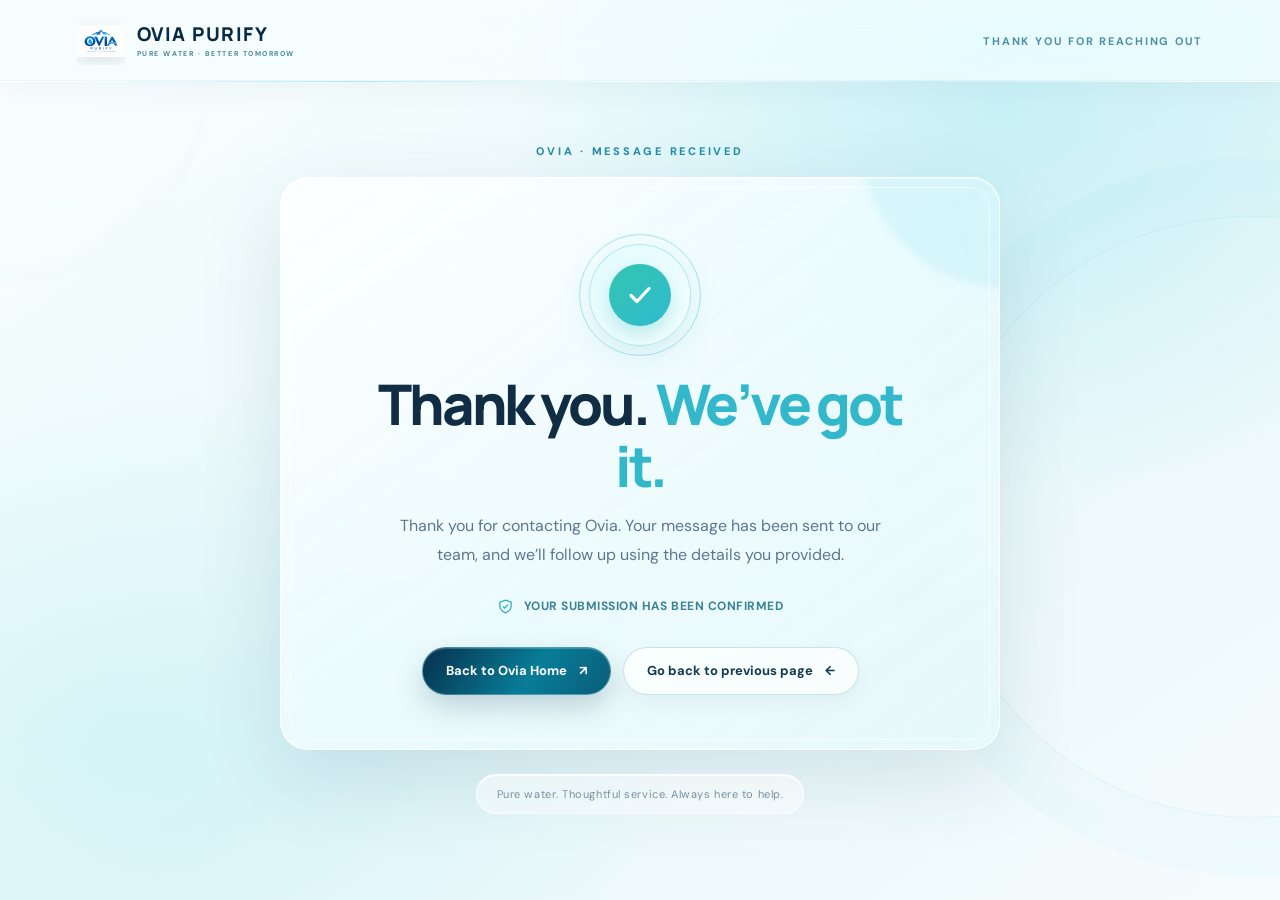
<file: thank-you.html>
<!doctype html>
<html lang="en">
<head><link rel="icon" type="image/png" href="ovia-logo.png?v=20261027">
<meta charset="utf-8">
<meta name="viewport" content="width=device-width,initial-scale=1">
<meta name="theme-color" content="#f1fbfd">
<meta name="description" content="Thank you for contacting Ovia Pure Drinking Water.">
<title>Thank You | Ovia Purify</title>
<link rel="preconnect" href="https://fonts.googleapis.com">
<link rel="preconnect" href="https://fonts.gstatic.com" crossorigin>
<link href="https://fonts.googleapis.com/css2?family=DM+Sans:wght@400;500;600;700&family=Manrope:wght@400;500;600;700;800&display=swap" rel="stylesheet">
<style>
:root{--ink:#0a203a;--muted:#5e7790;--aqua:#31bed0;--line:rgba(42,172,198,.18);--white:#fff}
*{box-sizing:border-box}html{min-height:100%;background:#f2fbfd}body{margin:0;min-height:100vh;min-height:100dvh;font-family:"DM Sans",sans-serif;color:var(--ink);background:radial-gradient(ellipse at 78% 12%,rgba(89,214,231,.22),transparent 34%),radial-gradient(ellipse at 14% 86%,rgba(110,220,236,.19),transparent 32%),linear-gradient(145deg,#f8fdfe 0%,#eaf8fb 52%,#f7fcfd 100%);overflow-x:hidden}
body:before,body:after{content:"";position:fixed;border:1px solid rgba(46,191,212,.17);border-radius:50%;width:440px;height:440px;right:-160px;top:14%;pointer-events:none;animation:orbit 18s linear infinite}body:after{width:600px;height:600px;right:-240px;top:5%;animation-direction:reverse;border-style:dashed}
.site-header{height:82px;display:flex;align-items:center;justify-content:space-between;padding:0 clamp(22px,6vw,88px);border-bottom:1px solid rgba(23,105,139,.10);background:rgba(255,255,255,.62);backdrop-filter:blur(16px);position:relative;z-index:2}
.brand{display:inline-flex;align-items:center;gap:12px;text-decoration:none;color:var(--ink)}.brand-mark{width:48px;height:48px;display:grid;place-items:center;overflow:hidden}.brand-mark img{width:100%;height:100%;object-fit:contain}.brand-word{font-family:Manrope,sans-serif;font-size:19px;letter-spacing:.08em;font-weight:800;line-height:1.1;white-space:nowrap}.brand-word small{display:block;margin-top:5px;font-family:"DM Sans",sans-serif;font-size:7px;font-weight:700;letter-spacing:.22em;color:#66839a}
.header-note{font-size:11px;font-weight:700;letter-spacing:.16em;text-transform:uppercase;color:#4d91a3}
main{position:relative;z-index:1;min-height:calc(100vh - 82px);display:grid;place-items:center;padding:54px 22px 78px}
.thanks-wrap{width:min(100%,720px);text-align:center;position:relative}.eyebrow{margin:0 0 19px;color:#248fa7;font-size:11px;font-weight:800;letter-spacing:.25em;text-transform:uppercase}
.card{position:relative;overflow:hidden;padding:clamp(30px,6vw,66px) clamp(24px,6vw,68px) clamp(28px,5vw,54px);border:1px solid rgba(255,255,255,.95);border-radius:28px;background:rgba(255,255,255,.78);box-shadow:0 25px 90px rgba(24,91,120,.10),inset 0 1px 0 rgba(255,255,255,.95);backdrop-filter:blur(18px)}
.card:before{content:"";position:absolute;width:300px;height:300px;right:-160px;top:-190px;border-radius:50%;background:rgba(71,204,224,.12);filter:blur(4px)}
.check-wrap{height:102px;width:102px;margin:0 auto 27px;position:relative;display:grid;place-items:center;border-radius:50%;background:linear-gradient(145deg,#e3fbfd,#f7ffff);border:1px solid rgba(40,187,207,.30);box-shadow:0 12px 34px rgba(32,166,190,.12);animation:arrive .65s cubic-bezier(.2,.8,.2,1) both}
.check-wrap:before,.check-wrap:after{content:"";position:absolute;inset:-11px;border:1px solid rgba(48,189,209,.22);border-radius:50%;animation:ripple 3.4s ease-out infinite}.check-wrap:after{animation-delay:1.7s}
.check-icon{width:62px;height:62px;display:grid;place-items:center;border-radius:50%;background:linear-gradient(135deg,#32c5b0,#31bad0);color:white;box-shadow:0 9px 20px rgba(35,183,186,.28)}
.check-icon svg{width:32px;height:32px;fill:none;stroke:currentColor;stroke-width:3.2;stroke-linecap:round;stroke-linejoin:round}
h1{margin:0 auto 16px;max-width:600px;font-family:Manrope,sans-serif;font-size:clamp(34px,6vw,56px);line-height:1.1;letter-spacing:-.055em;font-weight:800}h1 .accent{color:#32b8ca}
#message{max-width:500px;margin:0 auto;color:var(--muted);font-size:16px;line-height:1.8}
.receipt-note{display:flex;align-items:center;justify-content:center;gap:10px;margin:28px auto 0;color:#3a8294;font-size:12px;font-weight:700;letter-spacing:.04em}.receipt-note svg{width:17px;height:17px;stroke:#2eafbb;fill:none;stroke-width:1.8}
.actions{display:flex;justify-content:center;flex-wrap:wrap;gap:12px;margin-top:32px}
.btn{appearance:none;min-height:48px;display:inline-flex;align-items:center;justify-content:center;gap:12px;padding:0 23px;border-radius:999px;text-decoration:none;font:700 13px "DM Sans",sans-serif;cursor:pointer;transition:transform .2s,box-shadow .2s,background .2s}
.btn:hover{transform:translateY(-2px)}.btn-primary{background:#0b2038;color:white;border:1px solid #0b2038;box-shadow:0 10px 24px rgba(11,32,56,.15)}.btn-primary:hover{box-shadow:0 15px 28px rgba(11,32,56,.2)}.btn-secondary{background:rgba(255,255,255,.75);color:var(--ink);border:1px solid rgba(38,135,163,.22)}
.small-footer{margin:24px 0 0;color:#7790a1;font-size:11px;letter-spacing:.05em}
@keyframes arrive{0%{opacity:0;transform:scale(.72) translateY(8px)}100%{opacity:1;transform:scale(1) translateY(0)}}
@keyframes ripple{0%{transform:scale(.85);opacity:.65}100%{transform:scale(1.35);opacity:0}}
@keyframes orbit{to{transform:rotate(360deg)}}
@media(max-width:560px){.site-header{height:70px;padding:0 18px}.brand-mark{width:40px;height:40px}.brand-word{font-size:21px}.header-note{font-size:9px;letter-spacing:.1em}main{min-height:calc(100dvh - 70px);padding:34px 15px 46px}.card{border-radius:22px}.check-wrap{width:86px;height:86px}.check-icon{width:54px;height:54px}#message{font-size:14px}.actions{flex-direction:column}.btn{width:100%}}
@media(prefers-reduced-motion:reduce){*,*:before,*:after{animation:none!important;transition:none!important}}
</style>
<link rel="stylesheet" href="liquid.css?v=20261107-2">
</head>
<body>
<header class="site-header">
<a class="brand" href="index.html" aria-label="Ovia home"><span class="brand-mark"><img src="ovia-logo.png?v=20261027" alt="Ovia Purify logo"></span><span class="brand-word">OVIA PURIFY<small>PURE WATER · BETTER TOMORROW</small></span></a>
<span class="header-note">Thank you for reaching out</span>
</header>
<main>
<div class="thanks-wrap">
<p class="eyebrow">OVIA · MESSAGE RECEIVED</p>
<section class="card" aria-labelledby="thanks-title">
<div class="check-wrap" aria-hidden="true"><div class="check-icon"><svg viewBox="0 0 32 32"><path d="m7 16.5 6 6L25 9.5"/></svg></div></div>
<h1 id="thanks-title">Thank you. <span class="accent">We’ve got it.</span></h1>
<p id="message">Thank you for contacting Ovia. Your message has been sent to our team, and we’ll follow up using the details you provided.</p>
<div class="receipt-note"><svg viewBox="0 0 24 24"><path d="M12 3 20 6v5c0 5-3.4 8.3-8 10-4.6-1.7-8-5-8-10V6l8-3Z"/><path d="m8.5 12 2.2 2.2 4.8-4.8"/></svg><span>YOUR SUBMISSION HAS BEEN CONFIRMED</span></div>
<div class="actions"><a class="btn btn-primary" href="index.html">Back to Ovia Home <span aria-hidden="true">↗</span></a><button class="btn btn-secondary" id="go-back" type="button">Go back to previous page <span aria-hidden="true">←</span></button></div>
</section>
<p class="small-footer">Pure water. Thoughtful service. Always here to help.</p>
</div>
</main>
<script>
(function(){
const type=new URLSearchParams(window.location.search).get("type")||"contact";
const copy={
order:{title:"Order enquiry submitted.",message:"Thank you for sharing your supply requirements. Your order enquiry has been sent to the Ovia team. We’ll review the details and contact you using the information you provided."},
contact:{title:"Message sent successfully.",message:"Thank you for contacting Ovia. Your message has been sent to our team, and we’ll follow up using the details you provided."},
report:{title:"Report submitted successfully.",message:"Thank you for bringing this to our attention. Your report has been sent to the Ovia team so it can be reviewed."}
};
const item=copy[type]||copy.contact;
document.title=item.title+" | Ovia";
document.getElementById("message").textContent=item.message;
document.getElementById("go-back").addEventListener("click",function(){if(window.history.length>1)window.history.back();else window.location.href="index.html"});
})();
</script>
</body>
</html>
</file>
<file: styles.css>
:root{--navy:#071b33;--navy2:#0b2748;--aqua:#6fe4f2;--ice:#eafbfd;--ink:#102a43;--muted:#5f7488;--white:#fff;--line:rgba(16,42,67,.12);--ease:cubic-bezier(.16,1,.3,1)}
*{box-sizing:border-box}html{scroll-behavior:smooth}body{margin:0;background:#f7fbfc;color:var(--ink);font-family:Manrope,system-ui,sans-serif;overflow-x:hidden}a{text-decoration:none;color:inherit}button,input,select,textarea{font:inherit}button{cursor:pointer}
#preloader{position:fixed;inset:0;z-index:9999;background:var(--navy);display:grid;place-items:center;align-content:center;gap:22px;color:white;transition:opacity .8s var(--ease),visibility .8s}.preload-orb{width:88px;height:104px;animation:dropIn 1.2s var(--ease)}.preload-orb svg{width:100%;height:100%;fill:none;stroke:var(--aqua);stroke-width:2}.preload-line{width:180px;height:1px;background:rgba(255,255,255,.15);position:relative;overflow:hidden}.preload-line:after{content:"";position:absolute;inset:0;background:var(--aqua);transform:translateX(-100%);animation:loadline 1.5s var(--ease) forwards}.preloader-done{opacity:0;visibility:hidden}.preload-orb+ .preload-line+span{font:700 12px Sora;letter-spacing:.35em}
.site-header{height:82px;padding:0 clamp(20px,5vw,72px);display:flex;align-items:center;justify-content:space-between;background:rgba(247,251,252,.8);backdrop-filter:blur(18px);position:sticky;top:0;z-index:100;border-bottom:1px solid rgba(16,42,67,.07)}.brand{display:flex;align-items:center;gap:12px;font:700 21px Sora;letter-spacing:.08em}.brand small{display:block;font:700 8px Manrope;letter-spacing:.22em;opacity:.58;margin-top:4px}.brand-mark{width:50px;height:50px;flex:0 0 50px;border:0;border-radius:50%;display:block;overflow:hidden;color:var(--aqua);font-size:28px;line-height:1}.brand-mark img{display:block;width:100%;height:100%;object-fit:contain}.nav{display:flex;gap:28px;font-size:12px;font-weight:700}.nav a{opacity:.58;position:relative;padding:32px 0}.nav a:after{content:"";position:absolute;left:0;right:100%;bottom:24px;height:2px;background:var(--aqua);transition:.4s var(--ease)}.nav a:hover,.nav a.active{opacity:1}.nav a.active:after,.nav a:hover:after{right:0}.menu-btn{display:none;background:none;border:0}.menu-btn i{display:block;width:25px;height:2px;background:var(--navy);margin:6px}
.hero{min-height:calc(100vh - 82px);position:relative;display:grid;grid-template-columns:1fr 1fr;align-items:center;padding:8vw;overflow:hidden;background:linear-gradient(135deg,#f9fdfe,#eaf8fb)}.hero-water{position:absolute;width:70vw;height:70vw;right:-30vw;top:-25vw;border-radius:50%;background:radial-gradient(circle,rgba(111,228,242,.32),transparent 62%);filter:blur(5px);animation:waterPulse 7s ease-in-out infinite}.hero-copy{position:relative;z-index:2;max-width:650px}.eyebrow{font:800 10px Sora;letter-spacing:.24em;color:#668096;text-transform:uppercase}.hero h1,.page-hero h1,.form-page-head h1{font:600 clamp(58px,8vw,126px)/.88 Sora;margin:24px 0;color:var(--navy);letter-spacing:-.065em}.hero h1 em,.page-hero h1 em,.form-page-head h1 em,h2 em{font-style:normal;color:#4fbfd0}.lead{font-size:clamp(17px,1.5vw,21px);line-height:1.7;color:var(--muted);max-width:650px}.hero-actions{display:flex;align-items:center;gap:26px;margin-top:36px}.btn{display:inline-flex;align-items:center;justify-content:center;gap:25px;border:0;border-radius:999px;padding:17px 24px;font-weight:800;font-size:12px;transition:.45s var(--ease);position:relative;overflow:hidden}.btn span{transition:.45s var(--ease)}.btn:hover{transform:translateY(-4px);box-shadow:0 18px 40px rgba(7,27,51,.16)}.btn:hover span{transform:translateX(5px)}.btn-primary{background:var(--navy);color:#fff}.btn-dark{background:var(--navy);color:white}.text-link{font-weight:800;font-size:12px;border-bottom:1px solid var(--navy);padding-bottom:6px}.hero-bottle-wrap{height:620px;display:grid;place-items:center;position:relative;z-index:2}.halo{position:absolute;width:440px;height:440px;border-radius:50%;background:radial-gradient(circle,rgba(111,228,242,.42),rgba(111,228,242,0) 68%);filter:blur(2px);animation:halo 5s ease-in-out infinite}.hero-orbit{position:absolute;border:1px solid rgba(79,191,208,.3);border-radius:50%;animation:spin 18s linear infinite}.o1{width:520px;height:180px;transform:rotate(-22deg)}.o2{width:410px;height:520px;transform:rotate(18deg);animation-direction:reverse}
.bottle{position:relative;display:flex;flex-direction:column;align-items:center;filter:drop-shadow(22px 28px 28px rgba(7,27,51,.2));animation:floatBottle 5s ease-in-out infinite}.cap{width:58%;height:30px;background:linear-gradient(90deg,#b9f6fb,#4fcbdc);border-radius:7px 7px 5px 5px;box-shadow:inset 0 2px 5px #fff8}.neck{width:64%;height:50px;background:linear-gradient(90deg,rgba(255,255,255,.9),rgba(205,247,250,.75),rgba(255,255,255,.9));border-radius:8px 8px 4px 4px}.bottle-body{position:relative;width:100%;height:100%;border-radius:28px 28px 35px 35px;background:linear-gradient(100deg,rgba(255,255,255,.9),rgba(177,237,244,.7) 40%,rgba(255,255,255,.95) 75%);border:1px solid rgba(255,255,255,.9);box-shadow:inset 9px 0 18px rgba(255,255,255,.6),inset -10px 0 20px rgba(55,159,180,.12)}.bottle-body:after{content:"";position:absolute;left:12%;top:8%;width:17%;height:72%;background:linear-gradient(#fff9,transparent);border-radius:50%;filter:blur(3px)}.bottle-label{position:absolute;left:8%;right:8%;top:35%;height:30%;background:rgba(255,255,255,.72);border:1px solid rgba(7,27,51,.07);border-radius:14px;display:grid;place-content:center;text-align:center;z-index:2}.bottle-label b{font:700 20px Sora;letter-spacing:.1em;color:var(--navy)}.bottle-label small{font-size:7px;letter-spacing:.2em;margin-top:4px;color:#648093}.bottle-label i{display:block;width:22px;height:1px;background:var(--aqua);margin:8px auto 0}.bottle-150{width:230px;height:520px}.bottle-500{width:145px;height:340px}.bottle-1500{width:190px;height:455px}.bottle-19{width:270px;height:390px}.bottle-19 .bottle-body{border-radius:20px 20px 34px 34px}.handle{position:absolute;width:105px;height:145px;right:-48px;top:90px;border:18px solid rgba(190,239,244,.85);border-left:0;border-radius:0 60px 60px 0;z-index:-1}.mini-bottle{position:relative;margin:auto;display:flex;flex-direction:column;align-items:center}.b500{width:80px;height:190px}.b1500{width:95px;height:225px}.b19{width:125px;height:190px}.mini-bottle .cap{height:12px}.mini-bottle .neck{height:20px}.mini-bottle .bottle-body{border-radius:13px 13px 18px 18px}.mini-bottle .bottle-label b{font-size:10px}.mini-bottle .bottle-label small{font-size:5px}.scroll-cue{position:absolute;bottom:28px;left:8vw;font:800 9px Sora;letter-spacing:.2em;color:#73889a}.scroll-cue span{font-size:18px;margin-left:8px}
.section{padding:130px 8vw}.split{display:grid;grid-template-columns:.5fr 1fr;gap:7vw}.section-tag{font:800 10px Sora;letter-spacing:.2em;color:#8395a5}.split-content{max-width:760px}.split h2,.section-head h2{font:600 clamp(38px,5vw,70px)/1.02 Sora;letter-spacing:-.05em;margin:15px 0 25px}.split p:not(.eyebrow){font-size:18px;line-height:1.85;color:var(--muted);max-width:700px}.dark-band{background:var(--navy);color:white;overflow:hidden;padding:34px 0}.marquee{display:flex;gap:70px;white-space:nowrap;width:max-content;animation:marquee 22s linear infinite}.marquee span{font:600 28px Sora;letter-spacing:.05em}.product-preview{background:#eef8fa}.section-head{display:flex;justify-content:space-between;align-items:end;margin-bottom:65px}.product-grid{display:grid;grid-template-columns:repeat(3,1fr);gap:24px}.product-card{background:white;border:1px solid var(--line);border-radius:30px;padding:45px 30px;min-height:450px;display:flex;flex-direction:column;justify-content:flex-end;transition:.55s var(--ease)}.product-card:hover{transform:translateY(-12px);box-shadow:0 30px 70px rgba(7,27,51,.12)}.product-card.featured{background:var(--navy);color:white}.product-card p{color:#7790a3}.product-card.featured p{color:#aac2d0}.product-card h3{font:600 28px Sora;margin:25px 0 5px}.cta-panel{margin:0 8vw 100px;border-radius:38px;padding:75px;display:flex;justify-content:space-between;align-items:center;background:linear-gradient(120deg,var(--navy),#0d3a62);color:#fff;position:relative;overflow:hidden}.cta-panel:after{content:"";position:absolute;width:420px;height:420px;right:-120px;top:-190px;border:1px solid rgba(111,228,242,.3);border-radius:50%}.cta-panel h2{font:600 clamp(35px,4vw,60px) Sora;letter-spacing:-.04em;margin:10px 0}.cta-panel h2 em{color:var(--aqua)}
.footer{background:#041426;color:#b9cbd5;padding:70px 8vw;display:grid;grid-template-columns:1fr auto;gap:50px}.footer b{font:700 22px Sora;color:white;letter-spacing:.1em}.footer p{line-height:1.7}.footer-links{display:flex;gap:25px;align-items:start}.footer-links a{font-size:12px}.footer small{grid-column:1/-1;opacity:.45;font-size:10px}
.page-hero{min-height:650px;padding:100px 8vw;display:grid;grid-template-columns:1fr 1fr;align-items:center;background:linear-gradient(135deg,#f7fcfd,#e7f8fb)}.page-hero.compact{min-height:530px;display:block}.page-hero-art{display:grid;place-items:center}.drop-giant{width:260px;height:340px;border-radius:65% 35% 62% 38%;background:linear-gradient(145deg,#fff,rgba(111,228,242,.55));transform:rotate(45deg);box-shadow:30px 40px 70px rgba(23,125,151,.18);animation:floatBottle 5s infinite}.narrative{display:grid;grid-template-columns:.5fr 1fr;gap:8vw}.narrative-copy h2{font:600 clamp(38px,5vw,68px)/1.05 Sora;letter-spacing:-.05em;margin:0 0 30px}.narrative-copy p{font-size:18px;line-height:1.9;color:var(--muted);max-width:750px}.values{display:grid;grid-template-columns:repeat(3,1fr);gap:1px;background:var(--line)}.value{background:#fff;padding:70px 8vw;min-height:330px}.value span,.product-no,.quality-step>span,.dist-card>span{font:800 10px Sora;color:#65bfce;letter-spacing:.15em}.value h3{font:600 30px Sora}.value p,.dist-card p{line-height:1.8;color:var(--muted)}.dark-story{padding:150px 8vw;background:var(--navy);color:#fff}.dark-story h2{font:600 clamp(45px,6vw,90px)/1 Sora;letter-spacing:-.05em}.dark-story em{color:var(--aqua)}
.products-list{padding:60px 8vw 130px}.big-product{display:grid;grid-template-columns:1fr 1fr;gap:10vw;align-items:center;min-height:680px;border-bottom:1px solid var(--line)}.big-product.reverse .product-visual{order:2}.product-visual{min-height:540px;display:grid;place-items:center;background:linear-gradient(145deg,#edfafd,#fff);border-radius:40px;overflow:hidden}.big-product h2{font:600 clamp(50px,6vw,80px) Sora;letter-spacing:-.06em;margin:15px 0}.big-product p,.big-product li{font-size:17px;line-height:1.8;color:var(--muted)}.big-product ul{padding-left:18px;margin:25px 0 35px}
.quality-rings{height:360px;width:360px;position:relative;display:grid;place-items:center;margin:auto}.quality-rings span{position:absolute;border:1px solid rgba(79,191,208,.4);border-radius:50%;inset:0;animation:spin 15s linear infinite}.quality-rings span:nth-child(2){inset:45px;animation-direction:reverse}.quality-rings span:nth-child(3){inset:90px;animation-duration:8s}.quality-rings b{font:700 24px Sora;letter-spacing:.1em}.quality-grid{display:grid;grid-template-columns:repeat(2,1fr);background:var(--line);gap:1px}.quality-step{background:#fff;padding:75px 8vw;min-height:330px}.quality-step h2{font:600 38px Sora;margin:20px 0 10px}.quality-step p{max-width:550px;line-height:1.85;color:var(--muted)}.quality-note{margin:100px 8vw;padding:75px;border-radius:35px;background:var(--ice);display:flex;justify-content:space-between;gap:60px}.quality-note h2{font:600 52px Sora;letter-spacing:-.04em}.quality-note p{max-width:420px;line-height:1.8;color:var(--muted)}
.distribution-grid{display:grid;grid-template-columns:repeat(2,1fr);gap:1px;background:var(--line)}.dist-card{background:#fff;padding:75px 8vw;min-height:310px}.dist-card h2{font:600 35px Sora}.process-strip{display:grid;grid-template-columns:repeat(4,1fr);background:var(--navy);color:white}.process-strip>div{padding:55px 4vw;border-right:1px solid rgba(255,255,255,.1);display:flex;flex-direction:column;gap:10px}.process-strip span{color:var(--aqua);font:800 10px Sora}.process-strip small{color:#9fb5c5}
.contact-layout{padding:100px 8vw 130px;display:grid;grid-template-columns:.85fr 1fr;gap:8vw;align-items:start}.contact-intro h1{font:600 clamp(55px,7vw,100px)/.9 Sora;letter-spacing:-.06em;margin:25px 0}.contact-intro>p:not(.eyebrow){font-size:18px;line-height:1.8;color:var(--muted);max-width:560px}.contact-points{margin-top:55px;display:grid;gap:25px}.contact-points div{border-left:2px solid var(--aqua);padding-left:18px}.contact-points small{display:block;font:800 9px Sora;letter-spacing:.2em;color:#8296a6;margin-bottom:6px}.contact-points b{font-size:13px}.form-card,.form-shell{background:white;border:1px solid var(--line);border-radius:32px;box-shadow:0 30px 90px rgba(7,27,51,.08)}.form-card{padding:45px}.form-card form,.form-shell form{display:grid;gap:20px}label{display:grid;gap:9px;font-size:11px;font-weight:800;color:#557087}input,select,textarea{width:100%;border:1px solid #d6e2e8;background:#fbfdfe;border-radius:13px;padding:15px 16px;color:var(--ink);outline:none;transition:.3s}input:focus,select:focus,textarea:focus{border-color:#61cfdf;box-shadow:0 0 0 4px rgba(111,228,242,.12)}textarea{resize:vertical}.phone-row,.field-grid{display:grid;grid-template-columns:1fr 1fr;gap:16px}.phone-row{grid-template-columns:.75fr 1.25fr}.form-page-head{padding:100px 8vw 60px;background:linear-gradient(135deg,#f7fcfd,#e7f8fb)}.form-page-head h1{margin-bottom:20px}.form-page-head>p:last-child{font-size:18px;color:var(--muted);max-width:700px;line-height:1.7}.form-shell{margin:20px 8vw 120px;padding:55px}.form-shell.narrow{max-width:1000px}.form-section{display:grid;grid-template-columns:70px 1fr;gap:20px;padding:35px 0;border-bottom:1px solid var(--line)}.form-section>span{font:800 10px Sora;color:#63c2d1;letter-spacing:.15em}.form-section h2{font:600 30px Sora;margin:0 0 8px}.hint{font-size:12px;line-height:1.7;color:var(--muted);margin:0 0 20px}.quantity-grid{display:grid;grid-template-columns:repeat(3,1fr);gap:14px;margin:25px 0}.quantity-grid>label{background:#f4fafb;border:1px solid var(--line);padding:20px;border-radius:18px}.q-title{font:700 16px Sora;color:var(--ink);display:flex;justify-content:space-between;gap:8px}.q-title small{font:10px Manrope;color:#7890a0;font-weight:600}.stepper{display:grid;grid-template-columns:38px 1fr 38px;margin-top:18px}.stepper button{border:0;background:var(--navy);color:white}.stepper input{text-align:center;border-radius:0}.wide{margin-top:16px}.issue-head{background:#fff1ef}.submit-btn{justify-self:start;margin-top:10px}
#success-modal{position:fixed;inset:0;z-index:9998;display:none;place-items:center;background:rgba(4,20,38,.72);backdrop-filter:blur(14px)}#success-modal.show{display:grid}.success-card{width:min(560px,90vw);background:white;border-radius:35px;padding:55px;text-align:center;animation:successIn .7s var(--ease)}.success-art{height:150px;position:relative;margin-bottom:20px}.success-art .person{position:absolute;left:50%;bottom:0;transform:translateX(-50%);width:90px;height:110px;background:linear-gradient(#d8f8fb,#8fdce7);border-radius:50px 50px 25px 25px}.success-art .head{position:absolute;width:48px;height:48px;border-radius:50%;background:#f2c5a4;left:50%;top:4px;transform:translateX(-50%)}.success-art .arm{position:absolute;width:26px;height:70px;background:#9ddfe8;border-radius:20px;right:4px;top:28px;transform:rotate(-42deg);transform-origin:bottom}.success-art .thumb{position:absolute;width:19px;height:35px;background:#f2c5a4;border-radius:15px;right:-1px;top:1px;transform:rotate(-35deg)}.check{position:absolute;left:calc(50% + 35px);top:5px;width:55px;height:55px;border-radius:50%;background:#18b979;color:white;display:grid;place-items:center;font-size:30px;font-weight:800;box-shadow:0 10px 30px rgba(24,185,121,.3);animation:checkPop .8s .45s var(--ease) both}.success-card h2{font:600 32px Sora;margin:0 0 10px}.success-card p{color:var(--muted);line-height:1.7}.success-card .btn{margin-top:15px}
.reveal{opacity:0;transform:translateY(35px);transition:opacity 1s var(--ease),transform 1s var(--ease)}.reveal.visible{opacity:1;transform:none}
@keyframes dropIn{0%{opacity:0;transform:scale(.5) translateY(-50px)}70%{transform:scale(1.05)}100%{opacity:1;transform:scale(1)}}@keyframes loadline{to{transform:translateX(0)}}@keyframes halo{50%{transform:scale(1.08);opacity:.65}}@keyframes waterPulse{50%{transform:scale(1.12)}}@keyframes spin{to{transform:rotate(360deg)}}@keyframes floatBottle{50%{transform:translateY(-16px) rotate(1deg)}}@keyframes marquee{to{transform:translateX(-50%)}}@keyframes successIn{from{opacity:0;transform:translateY(40px) scale(.9)}to{opacity:1;transform:none}}@keyframes checkPop{from{transform:scale(0) rotate(-30deg)}to{transform:scale(1) rotate(0)}}@media(max-width:900px){.nav{gap:16px}.nav a{font-size:10px}.hero{padding:70px 6vw}.hero-bottle-wrap{height:500px}.bottle-150{width:190px;height:430px}.section,.products-list,.contact-layout{padding-left:6vw;padding-right:6vw}.cta-panel{margin-left:6vw;margin-right:6vw}.split,.narrative,.contact-layout,.big-product,.page-hero{grid-template-columns:1fr}.page-hero-art{margin-top:40px}.values,.product-grid,.quality-grid,.distribution-grid{grid-template-columns:1fr}.product-grid{gap:16px}.product-card{min-height:390px}.big-product{gap:40px;padding:70px 0}.big-product.reverse .product-visual{order:0}.process-strip{grid-template-columns:1fr 1fr}.form-shell{margin-left:6vw;margin-right:6vw}.cta-panel{padding:50px}.quality-note{margin-left:6vw;margin-right:6vw;flex-direction:column}}@media(max-width:680px){.site-header{height:70px}.nav{position:fixed;inset:70px 0 auto;background:#fff;padding:20px 25px;display:none;flex-direction:column;box-shadow:0 20px 30px #071b3315}.nav.open{display:flex}.nav a{padding:12px}.nav a:after{bottom:4px}.menu-btn{display:block}.hero{display:block;padding:70px 7vw;min-height:calc(100vh - 70px)}.hero h1{font-size:62px}.hero-bottle-wrap{height:420px}.bottle-150{width:160px;height:365px}.hero-orbit{transform:scale(.75)}.section{padding-top:85px;padding-bottom:85px}.section-head{display:block}.section-head .text-link{display:inline-block;margin-top:15px}.cta-panel{display:block;margin-bottom:70px}.cta-panel .btn{margin-top:30px}.footer{grid-template-columns:1fr;padding:55px 7vw}.footer-links{flex-wrap:wrap}.footer small{grid-column:auto}.page-hero{padding:80px 7vw;min-height:580px}.page-hero h1,.form-page-head h1{font-size:58px}.products-list{padding:20px 7vw 80px}.product-visual{min-height:430px}.form-page-head{padding:75px 7vw 45px}.form-shell{margin:20px 7vw 80px;padding:28px 20px}.form-section{grid-template-columns:1fr}.phone-row,.field-grid,.quantity-grid{grid-template-columns:1fr}.form-card{padding:28px 22px}.contact-layout{padding-top:75px}.quality-note{padding:40px 28px}.quality-note h2{font-size:40px}.quality-rings{width:270px;height:270px}.process-strip{grid-template-columns:1fr 1fr}.process-strip>div{padding:35px 7vw}.success-card{padding:40px 25px}}

/* Ovia success character — polished animated confirmation */
.success-art .person{animation:personBreath 2.2s ease-in-out infinite;transform-origin:50% 100%}
.success-art .head{animation:headNod 2.2s ease-in-out infinite;transform-origin:50% 90%}
.success-art .arm{animation:thumbArm 1.7s .15s var(--ease) infinite alternate;transform-origin:bottom center}
.success-art .thumb{animation:thumbPulse 1.7s .15s var(--ease) infinite alternate;transform-origin:bottom center}
.success-art:before,.success-art:after{content:"";position:absolute;border-radius:50%;background:var(--aqua);opacity:0;animation:celebrateDot 1.8s .35s var(--ease) infinite}
.success-art:before{width:7px;height:7px;left:calc(50% - 82px);top:34px}
.success-art:after{width:5px;height:5px;right:calc(50% - 105px);top:62px;animation-delay:.65s}
.check{animation:checkPop .8s .45s var(--ease) both,checkGlow 2s 1.1s ease-in-out infinite}
@keyframes personBreath{50%{transform:translateX(-50%) translateY(-4px)}}
@keyframes headNod{50%{transform:translateX(-50%) rotate(3deg)}}
@keyframes thumbArm{50%{transform:rotate(-50deg) translateY(-3px)}100%{transform:rotate(-38deg)}}
@keyframes thumbPulse{50%{transform:rotate(-42deg) translateY(-4px)}100%{transform:rotate(-32deg)}}
@keyframes celebrateDot{0%,100%{opacity:0;transform:translateY(10px) scale(.5)}35%{opacity:.8;transform:translateY(0) scale(1)}70%{opacity:0;transform:translateY(-18px) scale(.7)}}
@keyframes checkGlow{50%{box-shadow:0 12px 38px rgba(24,185,121,.48),0 0 0 9px rgba(24,185,121,.08)}}
@media(max-width:680px){.success-art{height:135px}.success-art .person{width:82px;height:100px}.success-art .head{width:44px;height:44px}.success-art .arm{right:1px}.check{left:calc(50% + 31px);width:50px;height:50px;font-size:27px}}


/* Keep country and calling-code fields as accessible native dropdowns. */
.country-select,.code-select{appearance:auto;-webkit-appearance:menulist;pointer-events:auto;cursor:pointer;min-height:50px;}
.country-select option,.code-select option{background:#fff;color:#102a43;}
</file>
<file: liquid.css>
/* =========================================================
   OVIA PURIFY — LIQUID GLASS / WATER SURFACE DESIGN SYSTEM
   Shared visual layer. Keeps all original product, form and
   navigation behaviour intact.
   ========================================================= */

:root{
  --ovia-deep:#041c31;
  --ovia-ocean:#073a56;
  --ovia-blue:#087f9e;
  --ovia-cyan:#66dbe9;
  --ovia-ice:#e9f9fb;
  --ovia-glass:rgba(255,255,255,.58);
  --ovia-glass-line:rgba(255,255,255,.78);
  --ovia-shadow:0 24px 70px rgba(5,43,65,.12);
  --ovia-soft-shadow:0 12px 34px rgba(5,43,65,.08);
}

html{background:#eef9fb;scroll-behavior:smooth}
body{
  position:relative;
  isolation:isolate;
  background:
    radial-gradient(ellipse at 8% 13%,rgba(104,222,235,.18),transparent 34%),
    radial-gradient(ellipse at 91% 38%,rgba(91,190,222,.13),transparent 32%),
    linear-gradient(155deg,#f9feff 0%,#edf9fb 48%,#f7fcfd 100%);
  color:#102d43;
}
body:before{
  content:"";
  position:fixed;
  z-index:-1;
  inset:-18%;
  pointer-events:none;
  opacity:.54;
  background:
    radial-gradient(ellipse 28% 13% at 18% 28%,rgba(255,255,255,.72),transparent 72%),
    radial-gradient(ellipse 33% 15% at 77% 21%,rgba(92,218,233,.20),transparent 74%),
    radial-gradient(ellipse 25% 12% at 66% 78%,rgba(255,255,255,.68),transparent 72%),
    radial-gradient(ellipse 38% 18% at 9% 82%,rgba(108,211,228,.16),transparent 75%),
    repeating-radial-gradient(ellipse at 55% 43%,transparent 0 72px,rgba(255,255,255,.11) 74px 76px,transparent 78px 145px);
  filter:blur(10px);
  transform:translate3d(0,0,0);
  animation:oviaCausticDrift 34s ease-in-out infinite alternate;
}
body:after{
  content:"";
  position:fixed;
  z-index:-1;
  width:min(52vw,620px);
  aspect-ratio:1;
  right:-22vw;
  top:24vh;
  border-radius:50%;
  pointer-events:none;
  border:1px solid rgba(61,181,207,.10);
  box-shadow:0 0 0 24px rgba(255,255,255,.035),0 0 0 58px rgba(61,181,207,.035),0 0 0 100px rgba(255,255,255,.045);
}
::selection{background:rgba(65,193,212,.25);color:#06243a}

/* Navigation: polished translucent water-glass */
html body .site-header{
  background:rgba(247,253,254,.72);
  border-bottom:1px solid rgba(255,255,255,.82);
  box-shadow:0 8px 30px rgba(7,54,78,.045),inset 0 -1px 0 rgba(78,190,210,.10);
  -webkit-backdrop-filter:blur(22px) saturate(155%);
  backdrop-filter:blur(22px) saturate(155%);
}
html body .site-header:after{
  content:"";
  position:absolute;
  left:clamp(18px,5vw,72px);
  right:clamp(18px,5vw,72px);
  bottom:-1px;
  height:1px;
  pointer-events:none;
  background:linear-gradient(90deg,transparent,rgba(59,190,210,.36),rgba(255,255,255,.95),rgba(59,190,210,.28),transparent);
}
.site-header .brand-mark img{filter:drop-shadow(0 5px 8px rgba(6,58,81,.12))}
.site-header .brand-word{color:#082a43}
.site-header .brand-word small{color:#4a8999;opacity:1}
html body .site-header .nav a{color:#143e55}
html body .site-header .nav a:after{
  height:2px;
  border-radius:99px;
  background:linear-gradient(90deg,#2baec2,#a3f2f4);
  box-shadow:0 0 12px rgba(70,204,220,.35);
}
html body .site-header .menu-btn i{background:#0b3852}
@media(max-width:680px){
  html body .site-header .nav{
    background:rgba(248,254,255,.92);
    border:1px solid rgba(255,255,255,.86);
    border-top:1px solid rgba(91,198,213,.16);
    border-radius:0 0 22px 22px;
    box-shadow:0 24px 45px rgba(5,43,65,.14);
    -webkit-backdrop-filter:blur(24px) saturate(160%);
    backdrop-filter:blur(24px) saturate(160%);
  }
}

/* Home hero: soft light-through-water atmosphere */
html body .hero{
  isolation:isolate;
  background:
    radial-gradient(ellipse at 74% 52%,rgba(83,216,230,.22),transparent 34%),
    radial-gradient(ellipse at 15% 12%,rgba(255,255,255,.98),transparent 48%),
    linear-gradient(135deg,#faffff 0%,#e9f9fb 52%,#dff5f8 100%);
}
.hero:before{
  content:"";
  position:absolute;
  z-index:0;
  width:min(78vw,900px);
  height:min(33vw,390px);
  left:-18%;
  bottom:-24%;
  border-radius:50%;
  border:1px solid rgba(255,255,255,.78);
  box-shadow:0 -12px 45px rgba(255,255,255,.30),0 0 0 18px rgba(75,192,212,.045),0 0 0 43px rgba(255,255,255,.17),0 0 0 76px rgba(75,192,212,.035);
  transform:rotate(-12deg);
  pointer-events:none;
}
.hero:after{
  content:"";
  position:absolute;
  z-index:0;
  width:260px;
  height:260px;
  right:5%;
  top:8%;
  border-radius:50%;
  background:radial-gradient(circle at 34% 30%,rgba(255,255,255,.92),rgba(255,255,255,.15) 34%,rgba(87,207,225,.09) 57%,transparent 70%);
  border:1px solid rgba(255,255,255,.5);
  box-shadow:inset -14px -16px 35px rgba(43,167,194,.07),0 22px 60px rgba(23,125,151,.08);
  filter:blur(.2px);
  pointer-events:none;
}
.hero .hero-copy,.hero .hero-bottle-wrap,.hero .scroll-cue{z-index:1}
.hero-water{
  background:radial-gradient(circle,rgba(86,220,235,.34),rgba(86,220,235,0) 66%);
  filter:blur(9px);
}
.hero-bottle-wrap .halo{background:radial-gradient(circle,rgba(114,231,239,.36),rgba(255,255,255,.22) 42%,transparent 70%)}
.hero-orbit{border-color:rgba(52,172,198,.23)}
.hero h1 em,.page-hero h1 em,.form-page-head h1 em,h2 em{color:#159ab3}

/* Shared surfaces, water highlights and glass cards */
html body .section{position:relative}
html body .split{
  background:linear-gradient(120deg,rgba(255,255,255,.60),rgba(236,249,251,.56));
}
html body .product-preview{
  background:
    radial-gradient(ellipse at 12% 18%,rgba(255,255,255,.95),transparent 37%),
    linear-gradient(145deg,rgba(231,248,250,.92),rgba(246,253,254,.92));
}
html body .product-card,
html body .value,
html body .quality-step,
html body .dist-card,
html body .product-visual{
  position:relative;
  overflow:hidden;
  border:1px solid rgba(255,255,255,.9);
  background:linear-gradient(145deg,rgba(255,255,255,.88),rgba(239,250,252,.72));
  box-shadow:0 16px 48px rgba(7,54,78,.065),inset 0 1px 0 rgba(255,255,255,.95);
  -webkit-backdrop-filter:blur(16px) saturate(140%);
  backdrop-filter:blur(16px) saturate(140%);
}
html body .product-card:before,
html body .value:before,
html body .quality-step:before,
html body .dist-card:before,
html body .product-visual:before{
  content:"";
  position:absolute;
  z-index:0;
  width:190px;
  height:190px;
  right:-95px;
  top:-112px;
  border-radius:50%;
  background:radial-gradient(circle at 36% 38%,rgba(255,255,255,.96),rgba(99,220,232,.19) 37%,transparent 72%);
  pointer-events:none;
}
html body .product-card>*,
html body .value>*,
html body .quality-step>*,
html body .dist-card>*,
html body .product-visual>*{position:relative;z-index:1}
html body .product-card{border-radius:27px;transition:transform .55s cubic-bezier(.16,1,.3,1),box-shadow .55s,border-color .4s}
html body .product-card:hover{transform:translateY(-8px);box-shadow:0 26px 60px rgba(6,63,88,.13),inset 0 1px 0 #fff;border-color:rgba(89,205,220,.58)}
html body .product-card.featured{
  color:#f3fcff;
  border:1px solid rgba(178,242,249,.42);
  background:linear-gradient(145deg,rgba(6,54,79,.96),rgba(5,34,56,.96) 68%,rgba(10,91,111,.94));
  box-shadow:0 24px 60px rgba(4,36,58,.20),inset 0 1px 0 rgba(255,255,255,.18);
}
html body .product-card.featured:before{
  width:280px;height:280px;right:-110px;top:-150px;
  background:radial-gradient(circle,rgba(103,227,239,.28),rgba(103,227,239,.06) 45%,transparent 72%);
}
html body .product-card.featured h3{color:#fff}
html body .product-card.featured p{color:#c2e0e8}
html body .product-card .product-bottle-image,
html body .product-card .product-bottle-19l{filter:drop-shadow(0 18px 17px rgba(4,37,57,.19))}
html body .big-product{border-bottom-color:rgba(31,137,164,.14)}
html body .product-visual{
  border-radius:32px;
  background:
    radial-gradient(ellipse at 50% 42%,rgba(255,255,255,.96),transparent 45%),
    linear-gradient(145deg,#dff5f8,#f8feff 54%,#dff3f7);
  box-shadow:inset 0 1px 0 #fff,0 22px 52px rgba(7,66,91,.08);
}
html body .value,html body .quality-step,html body .dist-card{padding:clamp(34px,5vw,70px)}
html body .values,html body .quality-grid,html body .distribution-grid{
  gap:12px;
  background:transparent;
}
html body .value,html body .quality-step,html body .dist-card{border-radius:22px;min-height:unset}
html body .value h3,html body .quality-step h2,html body .dist-card h2{color:#0a2d46}
html body .dark-band,
html body .dark-story,
html body .process-strip{
  background:
    radial-gradient(ellipse at 82% 10%,rgba(48,178,203,.22),transparent 35%),
    radial-gradient(ellipse at 12% 100%,rgba(68,176,200,.15),transparent 42%),
    linear-gradient(125deg,#041b30,#07344f 54%,#06263e);
}
html body .dark-band{position:relative}
html body .dark-band:after{
  content:"";position:absolute;inset:0;pointer-events:none;opacity:.27;
  background:repeating-radial-gradient(ellipse at 70% 110%,transparent 0 38px,rgba(185,246,249,.22) 39px 40px,transparent 41px 79px);
}
html body .dark-story{position:relative;overflow:hidden}
html body .dark-story:after{
  content:"";position:absolute;width:460px;height:460px;right:-190px;top:-220px;border:1px solid rgba(169,241,247,.16);border-radius:50%;
  box-shadow:0 0 0 22px rgba(169,241,247,.035),0 0 0 54px rgba(169,241,247,.03),0 0 0 90px rgba(169,241,247,.025);pointer-events:none;
}
html body .process-strip{gap:1px}
html body .process-strip>div{background:rgba(255,255,255,.025);backdrop-filter:blur(10px)}
html body .process-strip>div+div{border-left:1px solid rgba(198,245,248,.12)}
html body .quality-note{
  position:relative;overflow:hidden;border:1px solid rgba(255,255,255,.95);
  background:linear-gradient(135deg,rgba(255,255,255,.82),rgba(222,246,249,.82));
  box-shadow:var(--ovia-shadow);border-radius:30px;
}
html body .quality-note:after{
  content:"";position:absolute;width:250px;height:250px;right:-110px;bottom:-150px;border:1px solid rgba(54,176,197,.22);border-radius:50%;
  box-shadow:0 0 0 18px rgba(255,255,255,.16),0 0 0 42px rgba(65,186,204,.06);pointer-events:none;
}

/* Hero and page headings across interior pages */
html body .page-hero,
html body .form-page-head{
  position:relative;isolation:isolate;overflow:hidden;
  background:
    radial-gradient(ellipse at 78% 22%,rgba(99,222,234,.24),transparent 35%),
    radial-gradient(ellipse at 6% 86%,rgba(255,255,255,.9),transparent 44%),
    linear-gradient(140deg,#fbffff,#e5f7fa 58%,#f5fcfd);
}
html body .page-hero:after,
html body .form-page-head:after{
  content:"";position:absolute;z-index:-1;width:430px;height:430px;right:-150px;bottom:-290px;border-radius:50%;
  border:1px solid rgba(67,185,207,.22);box-shadow:0 0 0 20px rgba(255,255,255,.20),0 0 0 48px rgba(68,194,210,.07),0 0 0 86px rgba(255,255,255,.15);pointer-events:none;
}
html body .drop-giant{
  background:
    radial-gradient(ellipse at 30% 23%,rgba(255,255,255,.98),rgba(255,255,255,.42) 19%,transparent 38%),
    linear-gradient(145deg,rgba(255,255,255,.94),rgba(106,223,234,.66) 45%,rgba(26,156,184,.24) 75%,rgba(255,255,255,.86));
  border:1px solid rgba(255,255,255,.92);
  box-shadow:inset -18px -22px 35px rgba(14,108,139,.12),inset 12px 14px 26px rgba(255,255,255,.72),24px 34px 70px rgba(23,125,151,.20);
}
html body .narrative{position:relative}
html body .narrative-copy h2{color:#082b45}
html body .narrative-copy p{color:#557184}
html body .cta-panel{
  isolation:isolate;
  border:1px solid rgba(185,242,248,.28);
  background:
    radial-gradient(ellipse at 82% 14%,rgba(100,225,235,.24),transparent 36%),
    linear-gradient(125deg,#05243c,#07516b 58%,#07334f);
  box-shadow:0 26px 65px rgba(4,43,64,.19),inset 0 1px 0 rgba(255,255,255,.13);
}
html body .cta-panel:before{
  content:"";position:absolute;inset:12px;border:1px solid rgba(221,250,252,.14);border-radius:30px;pointer-events:none;
}
html body .cta-panel:after{
  width:430px;height:430px;right:-125px;top:-210px;border-color:rgba(197,247,249,.28);
  box-shadow:0 0 0 21px rgba(255,255,255,.035),0 0 0 52px rgba(255,255,255,.025),0 0 0 94px rgba(96,221,232,.045);
}

/* Glossy controls and glass form containers */
html body .form-card,
html body .form-shell{
  position:relative;overflow:hidden;
  border:1px solid rgba(255,255,255,.92);
  border-radius:28px;
  background:linear-gradient(145deg,rgba(255,255,255,.86),rgba(239,250,252,.76));
  box-shadow:0 26px 75px rgba(6,53,75,.10),inset 0 1px 0 #fff;
  -webkit-backdrop-filter:blur(20px) saturate(145%);
  backdrop-filter:blur(20px) saturate(145%);
}
html body .form-card:before,html body .form-shell:before{
  content:"";position:absolute;right:-130px;top:-180px;width:310px;height:310px;border-radius:50%;
  background:radial-gradient(circle at 35% 35%,rgba(255,255,255,.95),rgba(94,212,228,.16) 42%,transparent 72%);
  pointer-events:none;
}
html body .form-card>*,
html body .form-shell>*{position:relative;z-index:1}
html body .form-section{border-bottom-color:rgba(34,142,166,.16)}
html body .form-section>span{color:#159ab3}
html body label{color:#3f6378}
html body input,html body select,html body textarea{
  border-color:rgba(80,151,171,.24);
  background:rgba(255,255,255,.74);
  box-shadow:inset 0 1px 2px rgba(9,64,86,.025);
}
html body input:focus,html body select:focus,html body textarea:focus{
  border-color:#48bfd0;
  box-shadow:0 0 0 4px rgba(75,199,216,.14),0 6px 18px rgba(28,147,170,.07);
}
html body .quantity-grid>label{
  border-color:rgba(255,255,255,.92);
  background:linear-gradient(145deg,rgba(255,255,255,.9),rgba(227,247,249,.78));
  box-shadow:0 9px 24px rgba(7,54,78,.045),inset 0 1px 0 #fff;
}
html body .stepper button{
  background:linear-gradient(145deg,#0b526d,#07334f);
  border:1px solid rgba(178,239,244,.28);
  box-shadow:0 5px 14px rgba(6,50,72,.12),inset 0 1px 0 rgba(255,255,255,.16);
}
html body .btn-primary,html body .btn-dark,html body .submit-btn{
  color:#fff;
  background:linear-gradient(125deg,#06304c,#087d98 58%,#0a5c78);
  border:1px solid rgba(187,244,248,.35);
  box-shadow:0 12px 28px rgba(4,53,76,.20),inset 0 1px 0 rgba(255,255,255,.20);
}
html body .btn-primary:after,html body .submit-btn:after{
  content:"";position:absolute;top:0;left:-125%;width:65%;height:100%;
  background:linear-gradient(100deg,transparent,rgba(255,255,255,.20),transparent);
  transform:skewX(-18deg);transition:left .65s cubic-bezier(.16,1,.3,1);pointer-events:none;
}
html body .btn-primary:hover:after,html body .submit-btn:hover:after{left:145%}
html body .btn-secondary{
  background:rgba(255,255,255,.68);border:1px solid rgba(59,157,179,.25);color:#123b52;
  box-shadow:inset 0 1px 0 #fff,0 8px 20px rgba(5,55,75,.055);
}
html body #success-modal{background:rgba(3,25,42,.66)}
html body #success-modal .success-card{
  border:1px solid rgba(255,255,255,.88);
  background:linear-gradient(145deg,rgba(255,255,255,.92),rgba(231,248,250,.88));
  box-shadow:0 30px 85px rgba(0,20,35,.28),inset 0 1px 0 #fff;
  -webkit-backdrop-filter:blur(22px);backdrop-filter:blur(22px);
}

/* Unified glass-water footer, inspired by the provided reference */
html body footer.footer{
  position:relative;isolation:isolate;overflow:hidden;
  margin-top:56px;
  padding:76px clamp(24px,7vw,100px) 28px;
  color:#d4e9ee;
  border-top:1px solid rgba(255,255,255,.30);
  border-radius:34px 34px 0 0;
  background:
    radial-gradient(ellipse at 18% 5%,rgba(97,218,231,.25),transparent 34%),
    radial-gradient(ellipse at 88% 65%,rgba(43,148,181,.23),transparent 36%),
    linear-gradient(145deg,#031b2f 0%,#063650 52%,#041b30 100%);
  box-shadow:0 -22px 70px rgba(6,65,86,.10);
}
html body footer.footer:before{
  content:"";position:absolute;z-index:0;inset:16px clamp(12px,3.8vw,56px) 15px;
  border-radius:28px;
  border:1px solid rgba(219,249,251,.24);
  background:
    radial-gradient(ellipse at 12% 0%,rgba(255,255,255,.14),transparent 36%),
    linear-gradient(135deg,rgba(255,255,255,.105),rgba(255,255,255,.035) 48%,rgba(92,211,225,.065));
  box-shadow:inset 0 1px 0 rgba(255,255,255,.22),inset 0 -18px 44px rgba(0,14,27,.12),0 16px 45px rgba(0,15,26,.10);
  -webkit-backdrop-filter:blur(20px) saturate(145%);
  backdrop-filter:blur(20px) saturate(145%);
  pointer-events:none;
}
html body footer.footer:after{
  content:"OVIA";
  position:absolute;z-index:0;right:3.2%;bottom:-.30em;
  font:800 clamp(130px,25vw,330px)/.8 Sora,sans-serif;
  letter-spacing:-.09em;
  color:rgba(202,245,248,.055);
  -webkit-text-stroke:1px rgba(202,245,248,.10);
  text-shadow:0 -14px 40px rgba(141,231,238,.08);
  pointer-events:none;white-space:nowrap;
}
html body footer.footer>*{position:relative;z-index:1}
html body footer.footer .footer-brand p,
html body footer.footer .simple-footer-brand p{color:#bad2da}
html body footer.footer .footer-logo,
html body footer.footer .simple-footer-brand{color:#fff}
html body footer.footer .footer-logo span,
html body footer.footer .simple-footer-brand b{color:#fff;font:800 19px Sora,sans-serif;letter-spacing:.09em}
html body footer.footer .footer-logo small{color:#a8d6df;opacity:1}
html body footer.footer .footer-logo-image,
html body footer.footer .simple-footer-brand img{
  width:48px;height:48px;object-fit:contain;filter:drop-shadow(0 7px 12px rgba(0,0,0,.18));
}
html body footer.footer .footer-navigation>strong,
html body footer.footer .footer-contact>strong{
  color:#a8e6ed;font:800 10px Sora,sans-serif;letter-spacing:.2em;
}
html body footer.footer .footer-links{
  display:grid;grid-template-columns:repeat(2,minmax(110px,1fr));gap:13px 28px;
}
html body footer.footer .footer-links a,
html body footer.footer .footer-contact>a{
  color:#d0e6eb;font-size:12px;font-weight:600;line-height:1.55;
  transition:color .25s,transform .25s;
}
html body footer.footer .footer-links a:hover,
html body footer.footer .footer-contact>a:hover{color:#83eff3;transform:translateX(3px)}
html body footer.footer .footer-contact>a span{color:#7be3eb}
html body footer.footer>small{
  grid-column:1/-1;display:block;padding-top:21px;margin-top:10px;
  border-top:1px solid rgba(205,245,248,.16);
  color:#9cbac4;opacity:1;font-size:10px;letter-spacing:.06em;line-height:1.7;
}
html body footer.footer.home-footer{
  grid-template-columns:minmax(190px,.9fr) minmax(300px,1.5fr) minmax(150px,.8fr);
  column-gap:clamp(26px,5vw,70px);row-gap:30px;
}
html body footer.footer.home-footer .footer-brand{min-width:0}
html body footer.footer.home-footer .footer-navigation .footer-links{grid-template-columns:repeat(2,minmax(100px,1fr))}
html body footer.footer:not(.home-footer){
  grid-template-columns:minmax(190px,.8fr) minmax(300px,1.5fr);
  column-gap:clamp(28px,6vw,90px);row-gap:25px;
}
html body footer.footer:not(.home-footer) .simple-footer-brand{
  display:flex;align-items:center;gap:15px;min-width:0;
}
html body footer.footer:not(.home-footer) .footer-links{align-self:center}
html body footer.footer:not(.home-footer)>small{grid-column:1/-1}
@media(max-width:900px){
  html body footer.footer.home-footer{grid-template-columns:1fr 1.4fr;gap:32px}
  html body footer.footer.home-footer .footer-contact{grid-column:1/-1}
  html body footer.footer.home-footer .footer-contact>a{display:inline-flex;margin:0 24px 8px 0}
}
@media(max-width:680px){
  html body footer.footer,
  html body footer.footer.home-footer,
  html body footer.footer:not(.home-footer){
    grid-template-columns:1fr;gap:26px;
    margin-top:38px;padding:54px 23px 24px;border-radius:25px 25px 0 0;
  }
  html body footer.footer:before{inset:10px 9px 9px;border-radius:20px}
  html body footer.footer.home-footer .footer-contact{grid-column:auto}
  html body footer.footer .footer-links{grid-template-columns:repeat(2,minmax(0,1fr));gap:12px 18px}
  html body footer.footer>small{grid-column:auto;margin-top:0;padding-top:18px}
  html body footer.footer:after{right:0;bottom:-.14em;font-size:150px}
}

/* Success acknowledgement page */
html body:has(.thanks-wrap){
  background:
    radial-gradient(ellipse at 78% 12%,rgba(88,218,233,.24),transparent 35%),
    radial-gradient(ellipse at 10% 82%,rgba(119,226,236,.18),transparent 34%),
    linear-gradient(145deg,#faffff,#e7f7fa 55%,#f6fcfd);
}
html body .thanks-wrap .card{
  border:1px solid rgba(255,255,255,.94);
  background:linear-gradient(145deg,rgba(255,255,255,.82),rgba(229,248,250,.75));
  box-shadow:0 28px 85px rgba(7,69,91,.12),inset 0 1px 0 #fff;
  -webkit-backdrop-filter:blur(24px) saturate(150%);
  backdrop-filter:blur(24px) saturate(150%);
}
html body .thanks-wrap .card:after{
  content:"";position:absolute;inset:9px;border:1px solid rgba(255,255,255,.62);border-radius:22px;pointer-events:none;
}
html body .thanks-wrap .small-footer{
  display:inline-block;padding:12px 20px;border:1px solid rgba(255,255,255,.8);border-radius:999px;
  background:rgba(255,255,255,.46);box-shadow:inset 0 1px 0 #fff;backdrop-filter:blur(12px);
}

/* Internal delivery page: matching liquid surfaces without changing access or email logic */
html body .delivery-heading{
  border:1px solid rgba(255,255,255,.92);
  background:radial-gradient(ellipse at 85% 5%,rgba(91,215,229,.18),transparent 38%),linear-gradient(135deg,rgba(255,255,255,.91),rgba(226,247,250,.82));
  box-shadow:0 20px 60px rgba(5,50,72,.08),inset 0 1px 0 #fff;
}
html body .delivery-form .panel{
  border:1px solid rgba(255,255,255,.94);
  background:linear-gradient(145deg,rgba(255,255,255,.88),rgba(236,249,251,.77));
  box-shadow:0 20px 55px rgba(5,50,72,.075),inset 0 1px 0 #fff;
  -webkit-backdrop-filter:blur(18px) saturate(145%);
  backdrop-filter:blur(18px) saturate(145%);
}
html body .delivery-form .product-card{
  border:1px solid rgba(255,255,255,.94);
  background:linear-gradient(145deg,rgba(255,255,255,.94),rgba(225,246,249,.78));
  box-shadow:0 12px 30px rgba(5,50,72,.07),inset 0 1px 0 #fff;
}
html body .delivery-form .estimate{
  border:1px solid rgba(255,255,255,.95);
  background:linear-gradient(145deg,rgba(238,250,252,.9),rgba(255,255,255,.78));
  box-shadow:inset 0 1px 0 #fff;
}
html body .delivery-form .delivery-submit{
  background:linear-gradient(125deg,#06304c,#087d98 58%,#0a5c78);
  border:1px solid rgba(187,244,248,.35);
  box-shadow:0 12px 28px rgba(4,53,76,.20),inset 0 1px 0 rgba(255,255,255,.20);
}
html body .delivery-form .result-panel{
  border:1px solid rgba(255,255,255,.94);
  background:linear-gradient(145deg,rgba(255,255,255,.91),rgba(228,249,237,.82));
  box-shadow:0 20px 55px rgba(5,95,61,.09),inset 0 1px 0 #fff;
}
html body .delivery-foot{color:#668b9a}

/* Motion, accessibility and small screens */
@keyframes oviaCausticDrift{
  0%{transform:translate3d(-1.5%,0,0) scale(1)}
  50%{transform:translate3d(1%,1.2%,0) scale(1.035)}
  100%{transform:translate3d(0,-1%,0) scale(1.015)}
}
@media(max-width:680px){
  body:before{opacity:.36;filter:blur(14px)}
  body:after{width:76vw;right:-47vw;top:32vh}
  .hero:before{width:115vw;height:50vw;left:-40%;bottom:-9%}
  .hero:after{width:170px;height:170px;right:-12px;top:11%}
  html body .page-hero:after,html body .form-page-head:after{width:290px;height:290px;right:-170px;bottom:-170px}
  html body .form-card,html body .form-shell{border-radius:22px}
  html body .quality-note{border-radius:23px}
}
@media(prefers-reduced-motion:reduce){
  body:before{animation:none!important}
  html body .product-card{transition:none!important}
  html body .btn-primary:after,html body .submit-btn:after{display:none!important}
}
</file>
